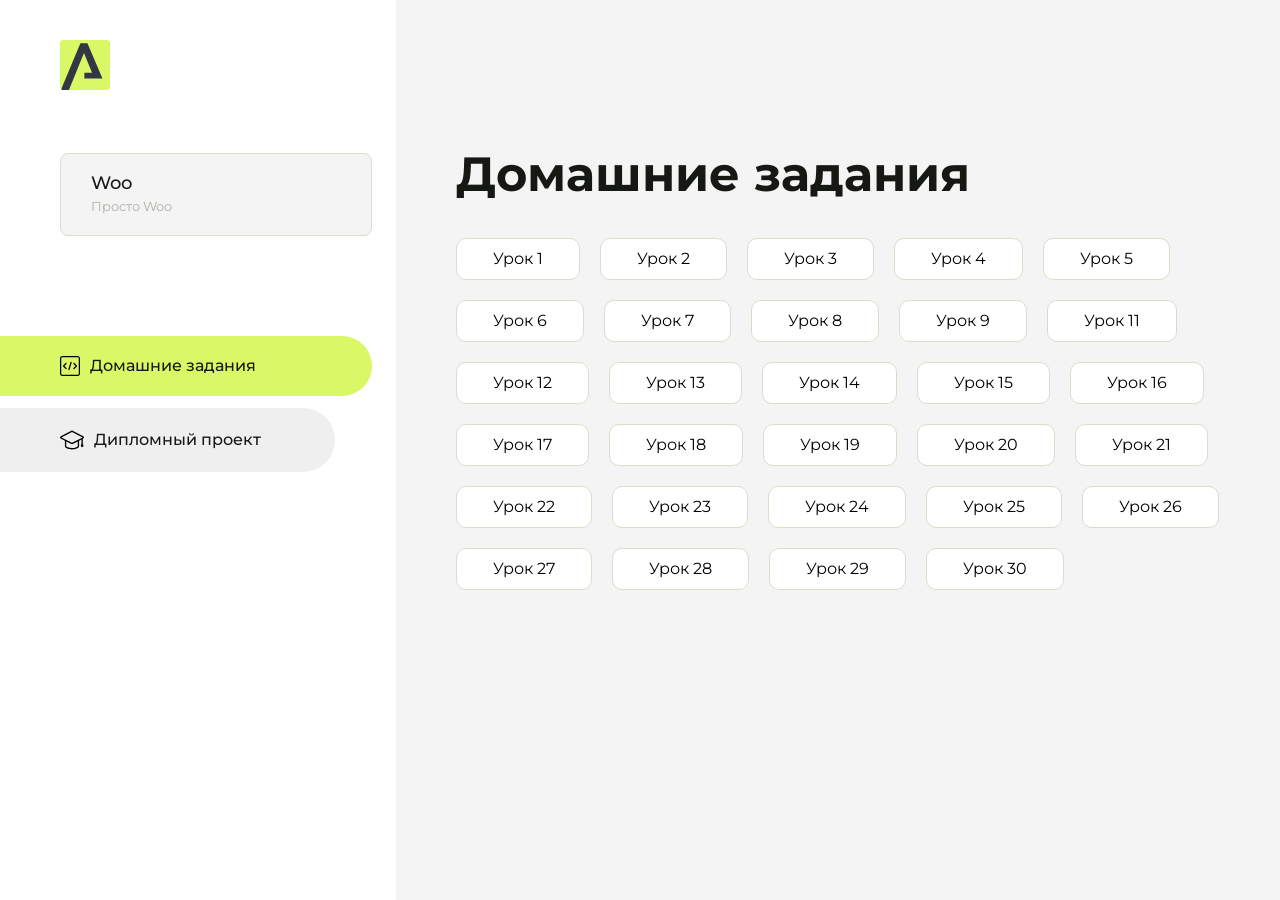
<file: index.html>
<!DOCTYPE html>
<html lang="en">
<head>
    <meta charset="UTF-8">
    <meta name="viewport" content="width=device-width, initial-scale=1.0">
    <title>Домашняя работа</title>
    <link rel="shortcut icon" href="src/logo.ico" type="image/x-icon">
    <link rel="preconnect" href="https://fonts.googleapis.com">
    <link rel="preconnect" href="https://fonts.gstatic.com" crossorigin>
    <link href="https://fonts.googleapis.com/css2?family=Montserrat:wght@400;500;700&family=Rubik:wght@500&display=swap"
          rel="stylesheet">
    <link rel="stylesheet" href="src/style.css">
</head>
<body id="body">
<div class="overlay" id="overlay"></div>
<div class="layout">
    <div class="burger" id="burger">
        <svg viewBox="0 0 24 24" fill="none" xmlns="http://www.w3.org/2000/svg">
            <g id="SVGRepo_bgCarrier" stroke-width="0"></g>
            <g id="SVGRepo_tracerCarrier" stroke-linecap="round" stroke-linejoin="round"></g>
            <g id="SVGRepo_iconCarrier">
                <path d="M4 18L20 18" stroke="#DAF765" stroke-width="2" stroke-linecap="round"></path>
                <path d="M4 12L20 12" stroke="#DAF765" stroke-width="2" stroke-linecap="round"></path>
                <path d="M4 6L20 6" stroke="#DAF765" stroke-width="2" stroke-linecap="round"></path>
            </g>
        </svg>
    </div>
    <aside class="sidebar" id="sidebar">
        <div class="sidebar__inner">
            <div class="logo">
                <svg width="50" height="50" viewBox="0 0 50 50" fill="none" xmlns="http://www.w3.org/2000/svg">
                    <g clip-path="url(#clip0_513_74730)">
                        <path d="M46.17 -0.257004H3.83C1.57281 -0.257004 -0.257 1.57281 -0.257 3.83V46.17C-0.257 48.4272 1.57281 50.257 3.83 50.257H46.17C48.4272 50.257 50.257 48.4272 50.257 46.17V3.83C50.257 1.57281 48.4272 -0.257004 46.17 -0.257004Z"
                              fill="#DAF765"/>
                        <path d="M24.375 38.4H42.461L27.441 3.1585H20.4355C20.4355 3.1585 6.7895 35.881 1.1945 49.294C2.015 50.0275 3.0945 50.257 3.6945 50.257H8.8445L23.954 13.07L32.0465 32.8285H24.375V38.4Z"
                              fill="#323843"/>
                    </g>
                    <defs>
                        <clipPath id="clip0_513_74730">
                            <rect width="50" height="50" fill="white"/>
                        </clipPath>
                    </defs>
                </svg>
            </div>
            <div class="sidebar__user">
                <div class="sidebar__name">Woo</div>
                <div class="sidebar__text">Просто Woo</div>
            </div>
            <div class="sidebar__tabs">
                <div class="sidebar__item">
                    <button class="sidebar__button active" id="tasks">
                        <svg xmlns="http://www.w3.org/2000/svg" width="20" height="20" viewBox="0 0 20 20" fill="none">
                            <g clip-path="url(#clip0_704_74543)">
                                <path d="M17.7083 20H2.29167C1.0275 20 0 18.9725 0 17.7083V2.29167C0 1.0275 1.0275 0 2.29167 0H17.7083C18.9725 0 20 1.0275 20 2.29167V17.7083C20 18.9725 18.9725 20 17.7083 20ZM2.29167 1.25C1.7175 1.25 1.25 1.7175 1.25 2.29167V17.7083C1.25 18.2825 1.7175 18.75 2.29167 18.75H17.7083C18.2825 18.75 18.75 18.2825 18.75 17.7083V2.29167C18.75 1.7175 18.2825 1.25 17.7083 1.25H2.29167Z"
                                      fill="black"/>
                                <path d="M6.04167 13.125C5.88167 13.125 5.72167 13.0642 5.6 12.9417L3.1 10.4417C2.85583 10.1975 2.85583 9.80167 3.1 9.5575L5.6 7.0575C5.84417 6.81333 6.24 6.81333 6.48417 7.0575C6.72833 7.30167 6.72833 7.6975 6.48417 7.94167L4.42583 10L6.48417 12.0583C6.72833 12.3025 6.72833 12.6983 6.48417 12.9425C6.36167 13.0642 6.20167 13.125 6.04167 13.125Z"
                                      fill="black"/>
                                <path d="M8.95833 14.1667C8.9 14.1667 8.84 14.1583 8.78167 14.1417C8.45083 14.0442 8.26083 13.6967 8.35833 13.3658L10.4417 6.28251C10.5392 5.95084 10.8892 5.76417 11.2175 5.85917C11.5483 5.95667 11.7383 6.30417 11.6408 6.63501L9.5575 13.7183C9.47833 13.9908 9.22833 14.1667 8.95833 14.1667Z"
                                      fill="black"/>
                                <path d="M13.9583 13.125C13.7983 13.125 13.6383 13.0642 13.5167 12.9417C13.2725 12.6975 13.2725 12.3017 13.5167 12.0575L15.575 9.99916L13.5167 7.94083C13.2725 7.69666 13.2725 7.30083 13.5167 7.05666C13.7608 6.81249 14.1567 6.81249 14.4008 7.05666L16.9008 9.55666C17.145 9.80083 17.145 10.1967 16.9008 10.4408L14.4008 12.9408C14.2783 13.0642 14.1183 13.125 13.9583 13.125Z"
                                      fill="black"/>
                            </g>
                            <defs>
                                <clipPath id="clip0_704_74543">
                                    <rect width="20" height="20" fill="white"/>
                                </clipPath>
                            </defs>
                        </svg>
                        <span>Домашние задания</span></button>
                </div>
                <div class="sidebar__item">
                    <button class="sidebar__button" id="diplom">
                        <svg xmlns="http://www.w3.org/2000/svg" width="24" height="24" viewBox="0 0 24 24" fill="none">
                            <g clip-path="url(#clip0_704_74553)">
                                <path d="M23.2628 10.5971C23.7176 10.365 24 9.90375 24 9.39337C24 8.883 23.7176 8.42175 23.2628 8.18962L12.6135 2.75362C12.2291 2.55824 11.7705 2.55787 11.3854 2.75399L0.736875 8.19C0.282375 8.42175 0 8.883 0 9.39337C0 9.90375 0.282375 10.365 0.736875 10.5971L4.89038 12.7177V18.2074C4.89038 19.8154 8.412 21.393 12 21.393C15.5884 21.393 19.1096 19.815 19.1096 18.2074V12.7174L21.4609 11.517V15.8017L20.901 17.2305C20.7409 17.6389 20.7934 18.0994 21.0405 18.4616C21.2876 18.8246 21.6979 19.041 22.1366 19.041C22.5754 19.041 22.9852 18.8246 23.2324 18.462C23.4795 18.099 23.532 17.6385 23.3719 17.2301L22.8124 15.8021V10.827L23.2628 10.5971ZM17.7623 18.1721C17.6198 18.6375 15.3491 20.0419 12 20.0419C8.65088 20.0419 6.38025 18.6375 6.2415 18.2074V12.3037L6.23887 12.3019C6.23812 12.057 6.1065 11.8207 5.87325 11.7019L1.3515 9.39337L12 3.95737L22.6489 9.39337L12 14.8294L5.87325 11.7019C5.54063 11.5331 4.6695 11.6674 4.5 12C4.33012 12.3322 4.55813 12.5479 4.89038 12.7177L11.3857 16.0331C11.5781 16.1314 11.7889 16.1805 12 16.1805C12.2107 16.1805 12.4222 16.1314 12.6146 16.0331L17.7593 13.407L17.7623 18.1721Z"
                                      fill="black"/>
                            </g>
                            <defs>
                                <clipPath id="clip0_704_74553">
                                    <rect width="24" height="24" fill="white"/>
                                </clipPath>
                            </defs>
                        </svg>
                        <span>Дипломный проект</span></button>
                </div>
            </div>
        </div>

    </aside>
    <div class="content">
        <div class="container">
            <div class="content__block" id="tasksBlock">
                <div class="content__title">Домашние задания</div>
                <ul class="content__list">
                    <li class="content__list-item">
                        <a href="lesson1/index.html">Урок 1</a>
                    </li>
                    <li class="content__list-item">
                        <a href="lesson2/index.html">Урок 2</a>
                    </li>
                    <li class="content__list-item">
                        <a href="lesson3/index.html">Урок 3</a>
                    </li>
                    <li class="content__list-item">
                        <a href="lesson4/index.html">Урок 4</a>
                    </li>
                    <li class="content__list-item">
                        <a href="lesson5/index.html">Урок 5</a>
                    </li>
                    <li class="content__list-item">
                        <a href="lesson6/index.html">Урок 6</a>
                    </li>
                    <li class="content__list-item">
                        <a href="lesson7/article.html">Урок 7</a>
                    </li>
                    <li class="content__list-item">
                        <a href="lesson8/index.html">Урок 8</a>
                    </li>
                    <li class="content__list-item">
                        <a href="lesson10/index.html">Урок 9</a>
                    </li>
                    <li class="content__list-item">
                        <a href="lesson11/index.html">Урок 11</a>
                    </li>
                    <li class="content__list-item">
                        <a href="lesson12/index.html">Урок 12</a>
                    </li>
                    <li class="content__list-item">
                        <a href="lesson13/index.html">Урок 13</a>
                    </li>
                    <li class="content__list-item">
                        <a href="lesson14/index.html">Урок 14</a>
                    </li>
                    <li class="content__list-item">
                        <a href="lesson15/index.html">Урок 15</a>
                    </li>
                    <li class="content__list-item">
                        <a href="lesson16/index.html">Урок 16</a>
                    </li>
                    <li class="content__list-item">
                        <a href="lesson17/index.html">Урок 17</a>
                    </li>
                    <li class="content__list-item">
                        <a href="lesson18/index.html">Урок 18</a>
                    </li>
                    <li class="content__list-item">
                        <a href="lesson19/index.html">Урок 19</a>
                    </li>
                    <li class="content__list-item">
                        <a href="lesson20/index.html">Урок 20</a>
                    </li>
                    <li class="content__list-item">
                        <a href="lesson21/index.html">Урок 21</a>
                    </li>
                    <li class="content__list-item">
                        <a href="lesson22/index.html">Урок 22</a>
                    </li>
                    <li class="content__list-item">
                        <a href="lesson23/index.html">Урок 23</a>
                    </li>
                    <li class="content__list-item">
                        <a href="lesson24/index.html">Урок 24</a>
                    </li>
                    <li class="content__list-item">
                        <a href="lesson25/index.html">Урок 25</a>
                    </li>
                    <li class="content__list-item">
                        <a href="lesson26/index.html">Урок 26</a>
                    </li>
                    <li class="content__list-item">
                        <a href="lesson27/index.html">Урок 27</a>
                    </li>
                    <li class="content__list-item">
                        <a href="lesson28/index.html">Урок 28</a>
                    </li>
                    <li class="content__list-item">
                        <a href="lesson29/index.html">Урок 29</a>
                    </li>
                    <li class="content__list-item">
                        <a href="lesson30/index.html">Урок 30</a>
                    </li>
                </ul>
            </div>
            <div class="content__block hidden" id="diplomBlock">
                <div class="content__title">Дипломный проект</div>
                <div class="content__list-diplom">
                    <a href="shop/index.html">Ссылка на ДЗ</a>
                </div>
                <div class="content__list-diplom">
                    <a href="shop/index.html">Shop JS</a>
                </div>
                <div class="content__decor">
                    <div class="content__decor-text">Давай проверим, чему ты научился!</div>
                    <div class="content__decor-img">
                        <img src="src/decor.png" alt="decor">
                    </div>
                </div>
            </div>
        </div>
    </div>
</div>
<script src="src/index.js"></script>
</body>
</html>
</file>
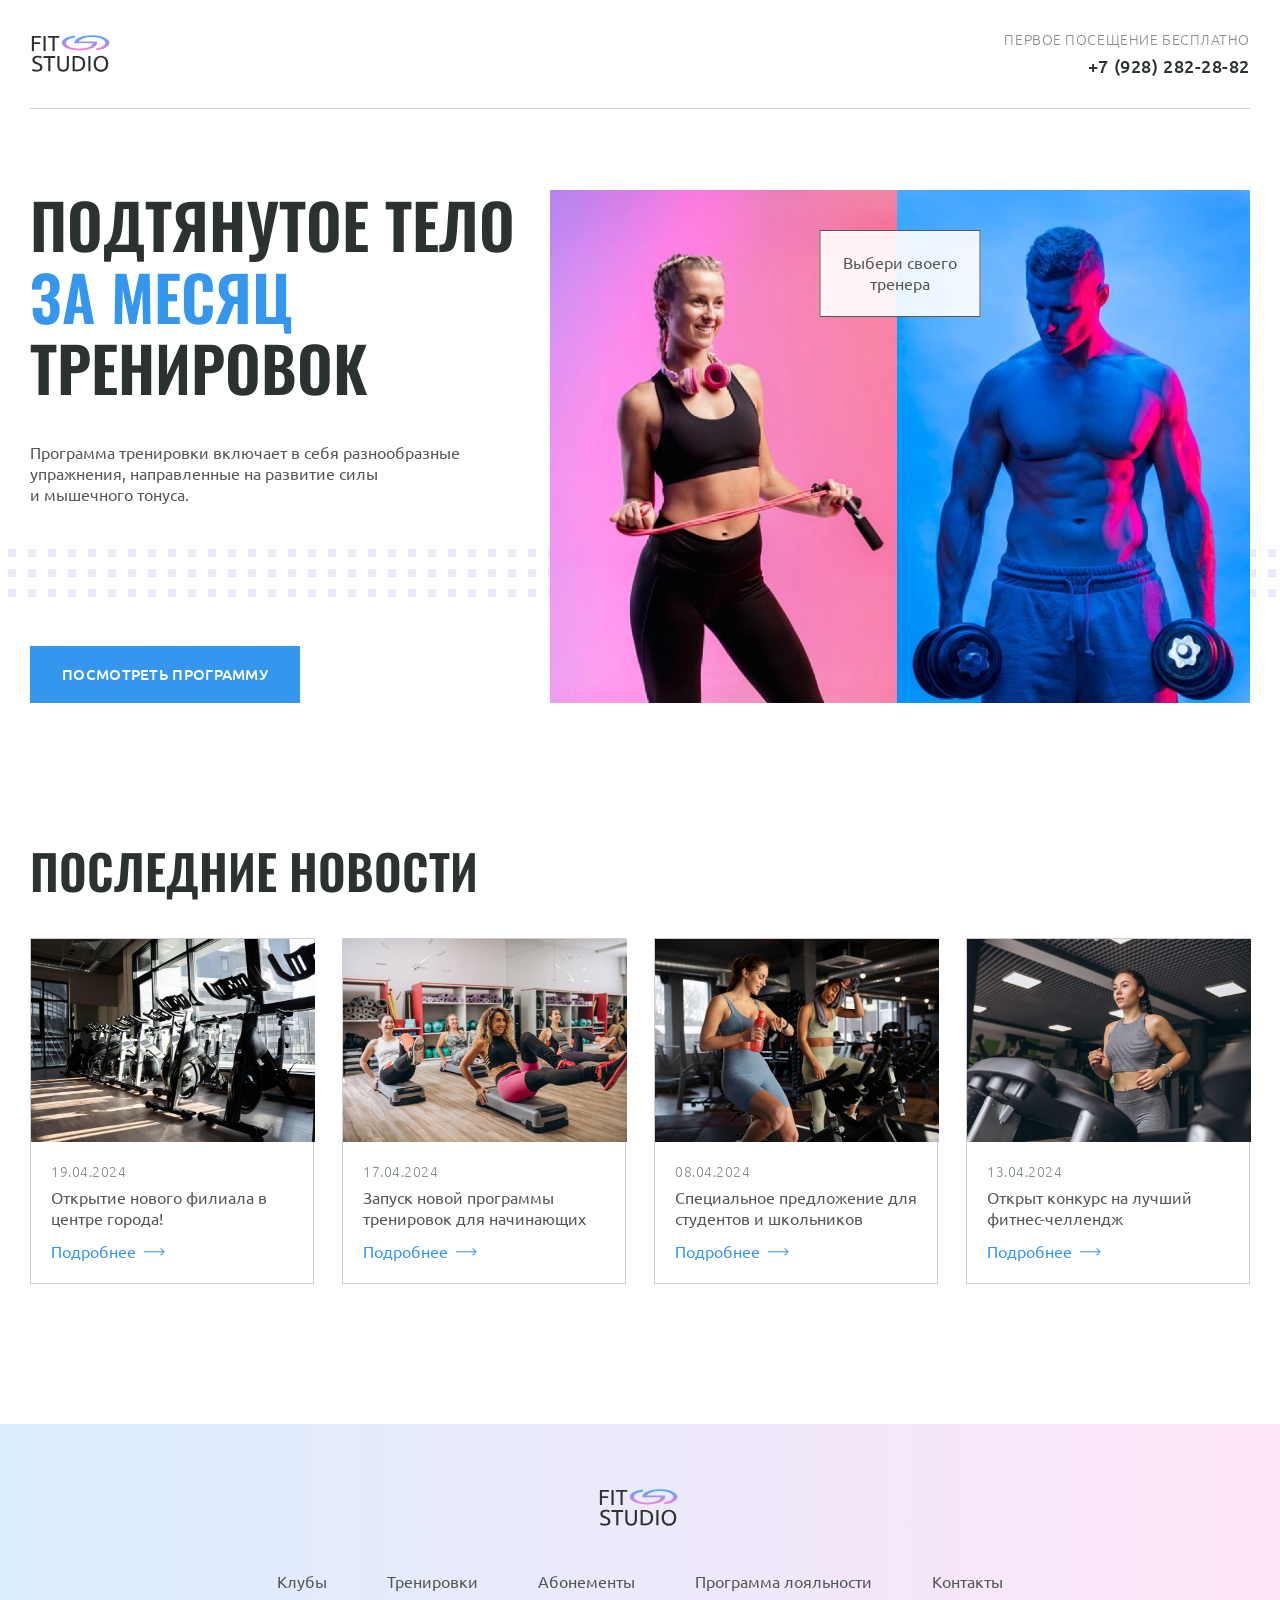
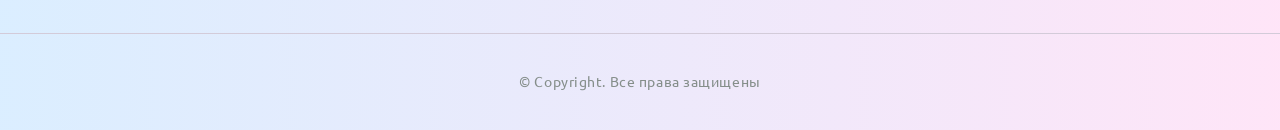
<file: lesson10/index.html>
<!DOCTYPE html>
<html lang="ru">
  <head>
    <meta charset="UTF-8" />
    <meta name="viewport" content="width=device-width, initial-scale=1.0" />
    <title>Fit Studio - Главная</title>
    <link rel="stylesheet" href="./css/normalize.css" />
    <link rel="stylesheet" href="./css/fonts.css" />
    <link rel="stylesheet" href="./css/globals.css" />
    <link rel="stylesheet" href="./css/header.css" />
    <link rel="stylesheet" href="./css/index.css" />
    <link rel="stylesheet" href="./css/footer.css" />
    <link
      rel="icon"
      type="image/svg+xml"
      sizes="128x128"
      href="./images/favicon-icon.svg"
    />
  </head>
  <body>
    <header class="header">
      <div class="container">
        <div class="header-inner">
          <a href="/">
            <img
              src="./images/logo-icon.svg"
              width="84"
              height="45"
              alt="Логотип Fit Studio"
            />
          </a>
          <div class="phone text-sub">
            <p>Первое посещение бесплатно</p>
            <a href="tel:+79282822882">+7 (928) 282-28-82</a>
          </div>
        </div>
      </div>
    </header>
    <section class="hero section">
      <div class="container hero-container">
        <div class="hero-info">
          <h1>Подтянутое тело <strong>за месяц</strong> тренировок</h1>
          <p class="text">
            Программа тренировки включает в себя разнообразные упражнения,
            направленные на развитие силы и мышечного тонуса.
          </p>
          <a class="button" href="#"> Посмотреть программу </a>
        </div>
        <div class="hero-images">
          <p class="hero-choose text">Выбери своего тренера</p>
          <img
            src="./images/sporty-woman-img.jpg"
            width="347"
            height="513"
            alt="Спортивная девушка держит в руках скакалку"
          />
          <img
            src="./images/sporty-man-img.jpg"
            width="353"
            height="513"
            alt="Спортивный мужчина держит в руках гантели"
          />
        </div>
      </div>
    </section>
    <section class="news section">
      <div class="container">
        <h2 class="title-large">последние Новости</h2>
        <div class="news-container">
          <article class="news-article">
            <header>
              <img src="images/news/news-img-1.jpg" alt="Велодорожки в спортивном зале" width="284" height="203">
              <div class="news-info">
                <time class=" news-date text-sub" datetime="2024-04-19">19.04.2024</time>
                <h3 class="text">Открытие нового филиала в центре города!</h3>
              </div>
            </header>
            <footer>
              <a class="news-link" href="/article.html">Подробнее</a>
            </footer>
          </article>
          <article class="news-article">
            <header>
              <img src="images/news/news-img-2.jpg" alt="Женщины занимаются спортом" width="284" height="203">
              <div class="news-info">
                <time class=" news-date text-sub" datetime="2024-04-17">17.04.2024</time>
                <h3 class="text">Запуск новой программы тренировок для начинающих</h3>
              </div>
            </header>
            <footer>
              <a class="news-link" href="#">Подробнее</a>
            </footer>
          </article>
          <article class="news-article">
            <header>
              <img src="images/news/news-img-3.jpg" alt="Женщина бегает на дорожке width="284" height="203">
              <div class="news-info">
                <time class=" news-date text-sub" datetime="2024-04-08">08.04.2024</time>
                <h3 class="text">Специальное предложение для студентов и школьников</h3>
              </div>
            </header>
            <footer>
              <a class="news-link" href="#">Подробнее</a>
            </footer>
          </article>
          <article class="news-article">
            <header>
              <img src="images/news/news-img-4.jpg" alt="Женщины занимаются на велотренажоре" width="284" height="203">
              <div class="news-info">
                <time class=" news-date text-sub" datetime="2024-04-13">13.04.2024</time>
                <h3 class="text"> Открыт конкурс на лучший фитнес-челлендж</h3>
              </div>
            </header>
            <footer>
              <a class="news-link" href="#">Подробнее</a>
            </footer>
          </article>
        </div>
      </div>
    </section>
    <footer class="footer">
      <div class="footer-top">
        <div class="container">
          <a class="footer-logo" href="/">
            <img
              src="./images/logo-icon.svg"
              width="84"
              height="45"
              alt="Логотип Fit Studio"
            />
          </a>
          <nav class="menu">
            <ul>
              <li><a href="#">Клубы</a></li>
              <li><a href="#">Тренировки</a></li>
              <li><a href="#">Абонементы</a></li>
              <li><a href="#">Программа лояльности</a></li>
              <li><a href="#">Контакты</a></li>
            </ul>
          </nav>
        </div>
      </div>
      <div class="container">
        <p class="copyright">&copy; Copyright. Все права защищены</p>
      </div>
    </footer>
  </body>
</html>
</file>
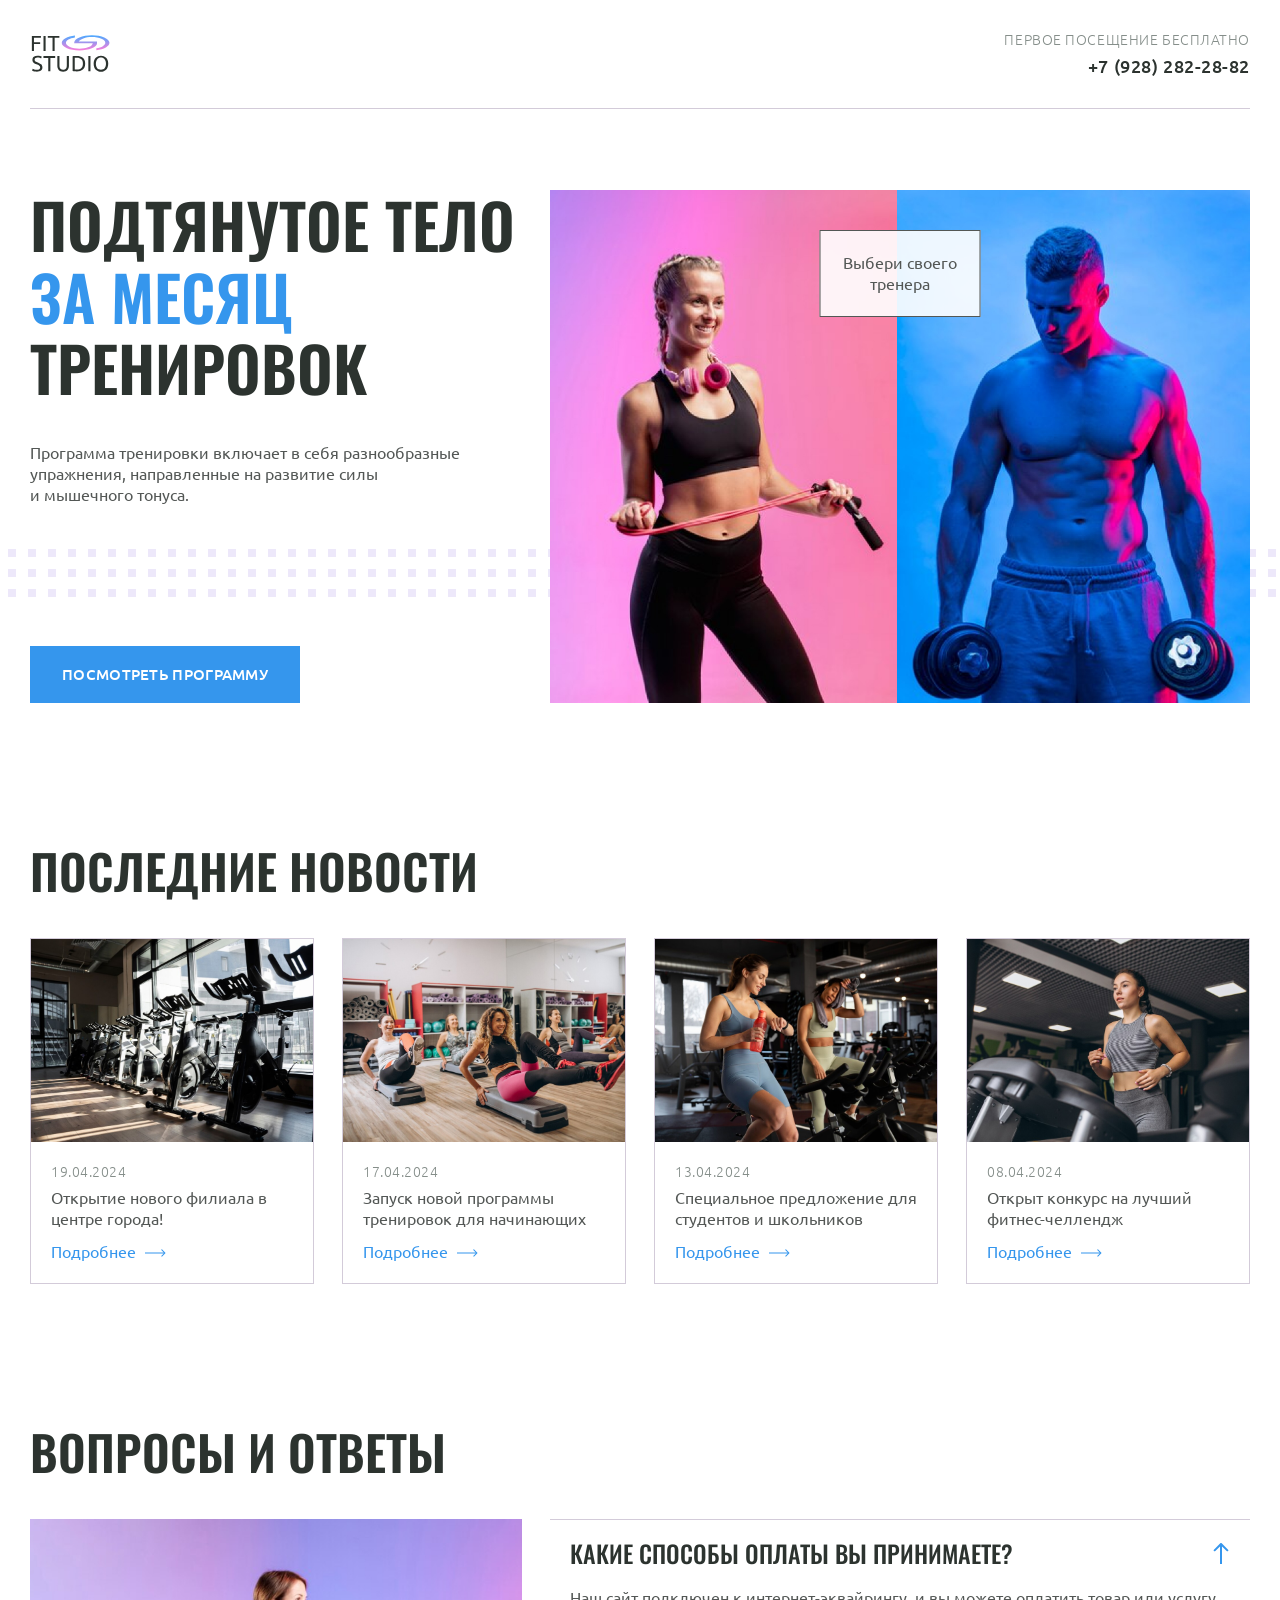
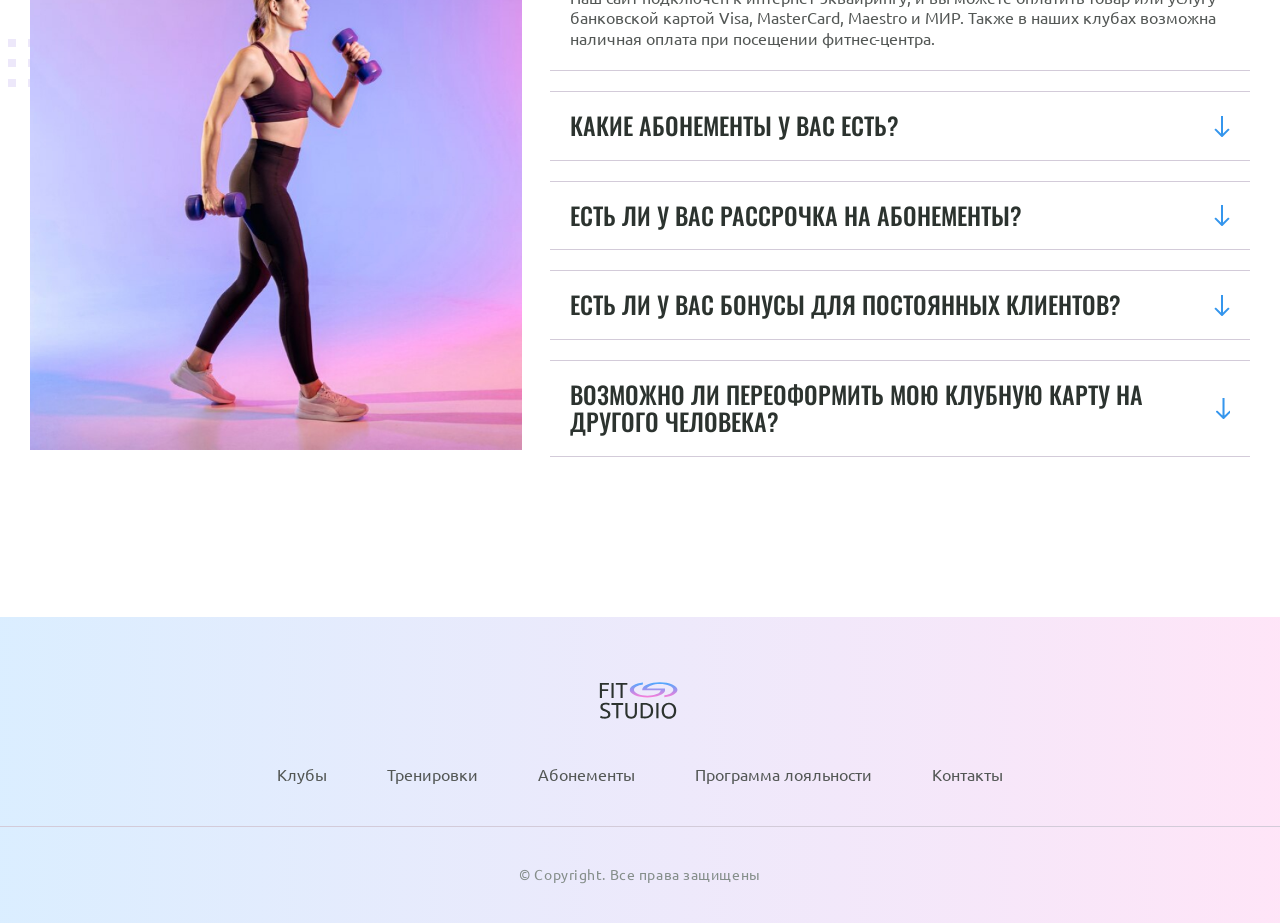
<file: lesson11/index.html>
<!DOCTYPE html>
<html lang="ru">
	<head>
		<meta charset="UTF-8" />
		<meta name="viewport" content="width=device-width, initial-scale=1.0" />
		<title>Fit Studio - Главная</title>
		<link rel="stylesheet" href="./css/normalize.css" />
		<link rel="stylesheet" href="./css/fonts.css" />
		<link rel="stylesheet" href="./css/globals.css" />
		<link rel="stylesheet" href="./css/header.css" />
		<link rel="stylesheet" href="./css/index.css" />
		<link rel="stylesheet" href="./css/footer.css" />
		<link
			rel="icon"
			type="image/svg+xml"
			sizes="128x128"
			href="./images/favicon-icon.svg"
		/>
	</head>
	<body>
		<header class="header">
			<div class="container">
				<div class="header-inner">
					<a href="/">
						<img
							src="./images/logo-icon.svg"
							width="84"
							height="45"
							alt="Логотип Fit Studio"
						/>
					</a>
					<div class="phone text-sub">
						<p>Первое посещение бесплатно</p>
						<a href="tel:+79282822882">+7 (928) 282-28-82</a>
					</div>
				</div>
			</div>
		</header>
		<section class="hero section">
			<div class="container hero-container">
				<div class="hero-info">
					<h1>Подтянутое тело <strong>за месяц</strong> тренировок</h1>
					<p class="text">
						Программа тренировки включает в себя разнообразные упражнения,
						направленные на развитие силы и мышечного тонуса.
					</p>
					<a class="button" href="#">Посмотреть программу</a>
				</div>
				<div class="hero-images">
					<p class="hero-choose text">Выбери своего тренера</p>
					<img
						src="./images/sporty-woman-img.jpg"
						width="347"
						height="513"
						alt="Спортивная девушка держит в руках скакалку"
					/>
					<img
						src="./images/sporty-man-img.jpg"
						width="353"
						height="513"
						alt="Спортивный мужчина держит в руках гантели"
					/>
				</div>
			</div>
		</section>
		<section class="news section">
			<div class="container">
				<h2 class="title-large">Последние новости</h2>
				<div class="news-container">
					<article class="news-article">
						<header>
							<img
								src="./images/news/news-1-img.jpg"
								width="284"
								height="203"
								alt="Велотренажеры в спортивном зале"
							/>
							<div class="news-info">
								<time class="news-date text-sub" datetime="2024-04-19">
									19.04.2024
								</time>
								<h3 class="text">Открытие нового филиала в центре города!</h3>
							</div>
						</header>
						<footer>
							<a class="news-link" href="article.html">Подробнее</a>
						</footer>
					</article>
					<article class="news-article">
						<header>
							<img
								src="./images/news/news-2-img.jpg"
								width="284"
								height="203"
								alt="Группа женщин занимается спортом"
							/>
							<div class="news-info">
								<time class="news-date text-sub" datetime="2024-04-17">
									17.04.2024
								</time>
								<h3 class="text">
									Запуск новой программы тренировок для начинающих
								</h3>
							</div>
						</header>
						<footer>
							<a class="news-link" href="article.html">Подробнее</a>
						</footer>
					</article>
					<article class="news-article">
						<header>
							<img
								src="./images/news/news-3-img.jpg"
								width="284"
								height="203"
								alt="Две девушки занимаются на велотренажерах"
							/>
							<div class="news-info">
								<time class="news-date text-sub" datetime="2024-04-13">
									13.04.2024
								</time>
								<h3 class="text">
									Специальное предложение для студентов и школьников
								</h3>
							</div>
						</header>
						<footer>
							<a class="news-link" href="article.html">Подробнее</a>
						</footer>
					</article>
					<article class="news-article">
						<header>
							<img
								src="./images/news/news-4-img.jpg"
								width="284"
								height="203"
								alt="Девушка на беговой дорожке"
							/>
							<div class="news-info">
								<time class="news-date text-sub" datetime="2024-04-08">
									08.04.2024
								</time>
								<h3 class="text">Открыт конкурс на лучший фитнес-челлендж</h3>
							</div>
						</header>
						<footer>
							<a class="news-link" href="article.html">Подробнее</a>
						</footer>
					</article>
				</div>
			</div>
		</section>
		<section class="faq section">
			<div class="container">
				<h2 class="title-large">Вопросы и ответы</h2>
				<div class="faq-container">
					<img
						src="./images/sporty-woman-2-img.jpg"
						width="492"
						height="531"
						alt="Спортивная девушка с гантелями"
					/>
					<div>
						<details name="faq" open>
							<summary class="title-medium">
								Какие способы оплаты вы принимаете?
							</summary>
							<p class="text">
								Наш сайт подключен к интернет-эквайрингу, и вы можете оплатить
								товар или услугу банковской картой Visa, MasterCard, Maestro и
								МИР. Также в наших клубах возможна наличная оплата при посещении
								фитнес-центра.
							</p>
						</details>
						<details name="faq">
							<summary class="title-medium">
								Какие абонементы у вас есть?
							</summary>
							<p class="text">
								Наш сайт подключен к интернет-эквайрингу, и вы можете оплатить
								товар или услугу банковской картой Visa, MasterCard, Maestro и
								МИР. Также в наших клубах возможна наличная оплата при посещении
								фитнес-центра.
							</p>
						</details>
						<details name="faq">
							<summary class="title-medium">
								Есть ли у вас рассрочка на абонементы?
							</summary>
							<p class="text">
								Наш сайт подключен к интернет-эквайрингу, и вы можете оплатить
								товар или услугу банковской картой Visa, MasterCard, Maestro и
								МИР. Также в наших клубах возможна наличная оплата при посещении
								фитнес-центра.
							</p>
						</details>
						<details name="faq">
							<summary class="title-medium">
								Есть ли у вас бонусы для постоянных клиентов?
							</summary>
							<p class="text">
								Наш сайт подключен к интернет-эквайрингу, и вы можете оплатить
								товар или услугу банковской картой Visa, MasterCard, Maestro и
								МИР. Также в наших клубах возможна наличная оплата при посещении
								фитнес-центра.
							</p>
						</details>
						<details name="faq">
							<summary class="title-medium">
								Возможно ли переоформить мою клубную карту на другого человека?
							</summary>
							<p class="text">
								Наш сайт подключен к интернет-эквайрингу, и вы можете оплатить
								товар или услугу банковской картой Visa, MasterCard, Maestro и
								МИР. Также в наших клубах возможна наличная оплата при
								посещенииß фитнес-центра.
							</p>
						</details>
					</div>
				</div>
			</div>
		</section>
		<footer class="footer">
			<div class="footer-top">
				<div class="container">
					<a class="footer-logo" href="/">
						<img
							src="./images/logo-icon.svg"
							width="84"
							height="45"
							alt="Логотип Fit Studio"
						/>
					</a>
					<nav class="menu">
						<ul>
							<li><a href="#">Клубы</a></li>
							<li><a href="#">Тренировки</a></li>
							<li><a href="#">Абонементы</a></li>
							<li><a href="#">Программа лояльности</a></li>
							<li><a href="#">Контакты</a></li>
						</ul>
					</nav>
				</div>
			</div>
			<div class="container">
				<p class="copyright">&copy; Copyright. Все права защищены</p>
			</div>
		</footer>
	</body>
</html>
</file>
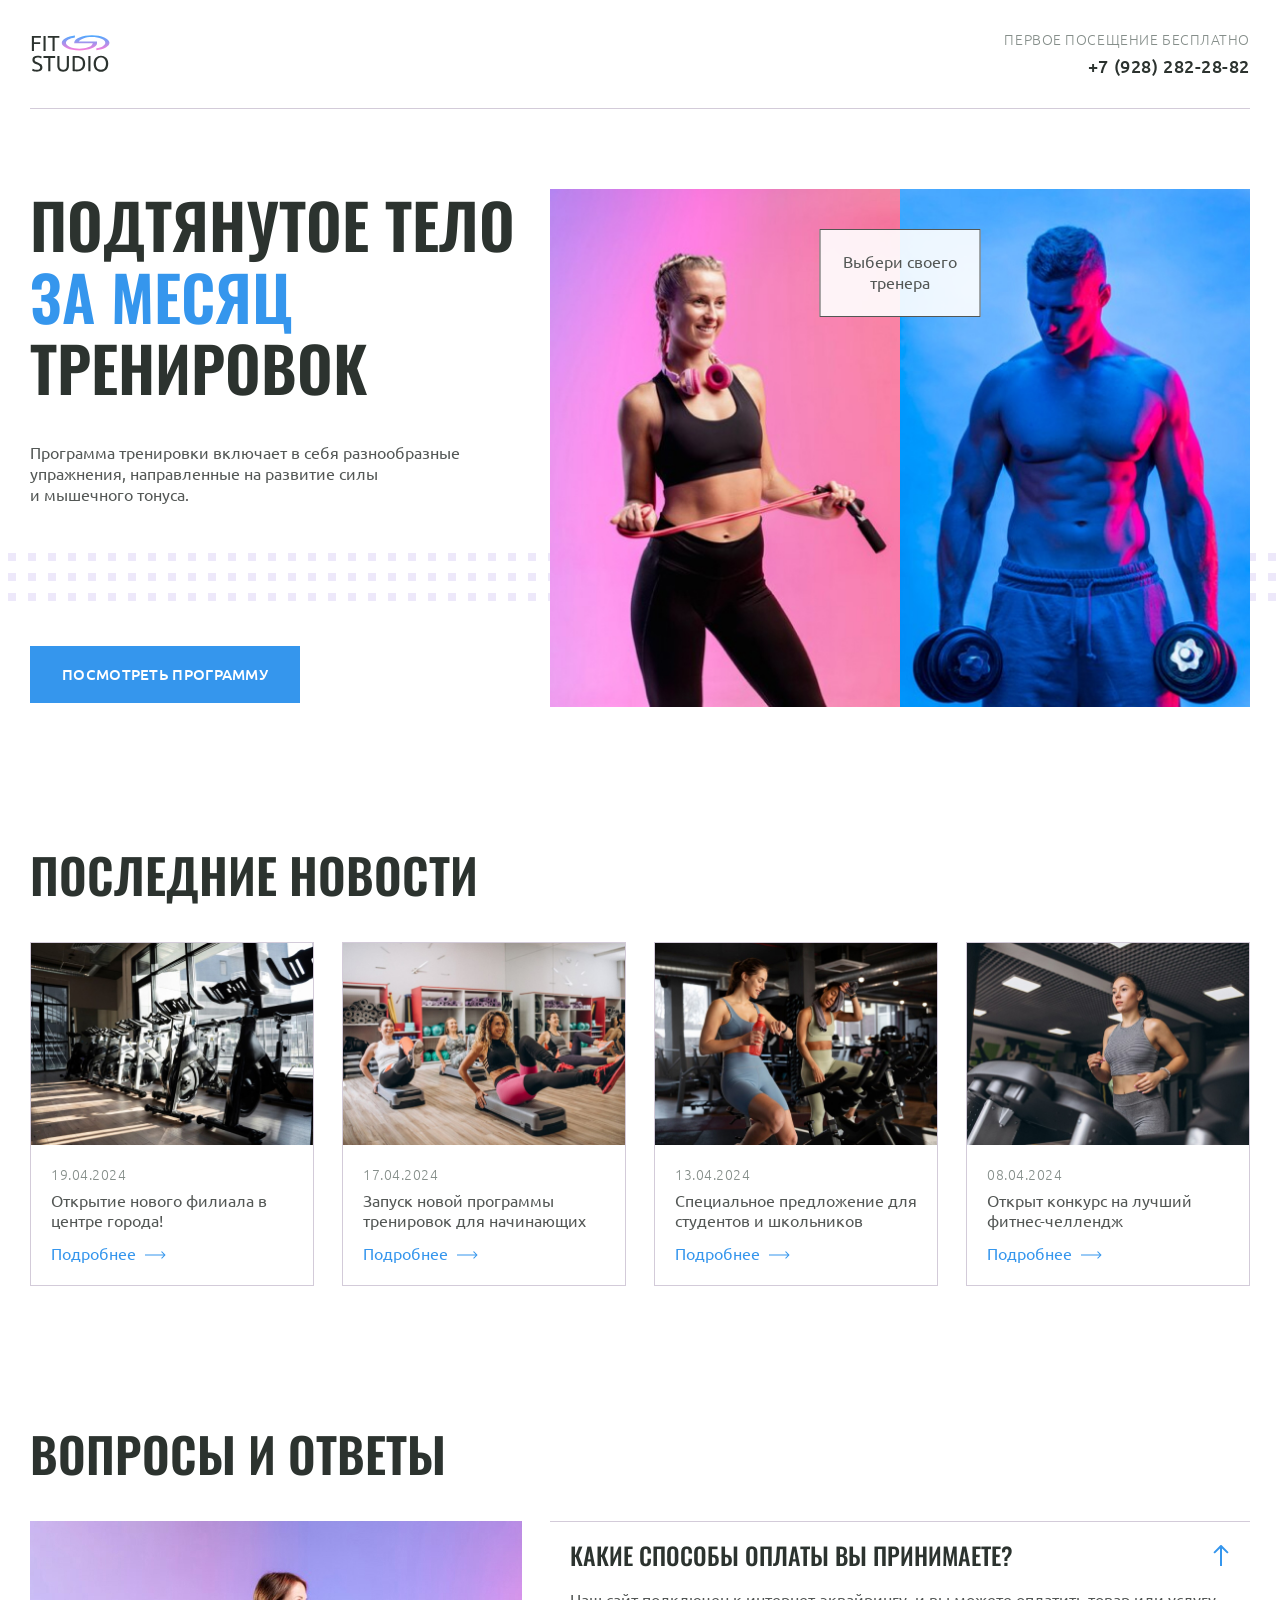
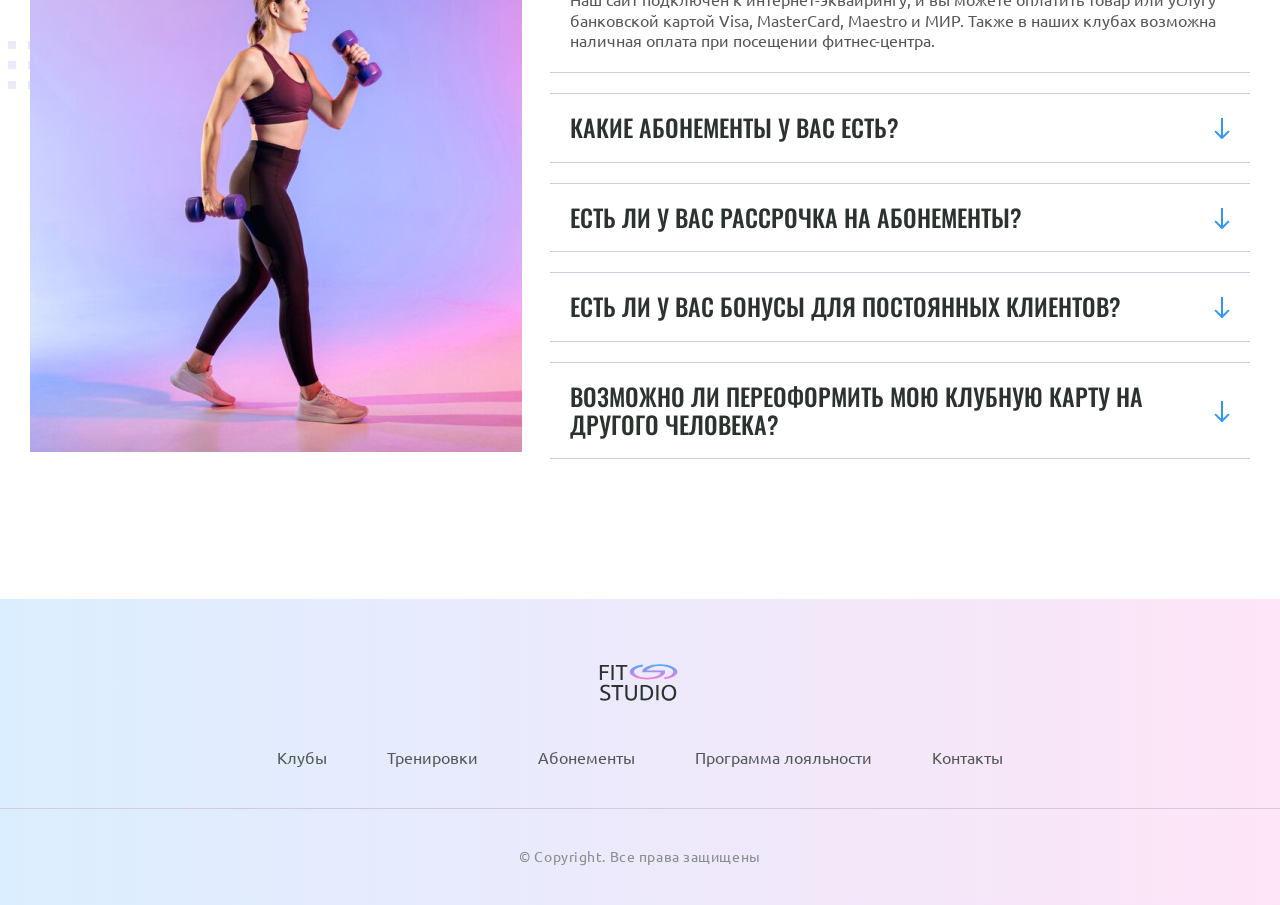
<file: lesson12/index.html>
<!DOCTYPE html>
<html lang="ru" class="home-page">
  <head>
    <meta charset="UTF-8" />
    <meta name="viewport" content="width=device-width, initial-scale=1.0" />
    <title>Fit Studio - Главная</title>
    <link rel="stylesheet" href="./css/normalize.css" />
    <link rel="stylesheet" href="./css/fonts.css" />
    <link rel="stylesheet" href="./css/globals.css" />
    <link rel="stylesheet" href="./css/header.css" />
    <link rel="stylesheet" href="./css/index.css" />
    <link rel="stylesheet" href="./css/footer.css" />
    <link
      rel="icon"
      type="image/svg+xml"
      sizes="128x128"
      href="./images/favicon-icon.svg"
    />
  </head>
  <body>
    <header class="header">
      <div class="container">
        <div class="header__inner">
          <a href="/index.html" class="header__logo">
            <img class="header__logo-img"
              src="./images/logo-icon.svg"
              width="84"
              height="45"
              alt="Логотип Fit Studio"
            />
          </a>
          <div class="header__phone text-sub">
            <p class="header__phone-title">Первое посещение бесплатно</p>
            <a class="header__phone-link" href="tel:+79282822882">+7 (928) 282-28-82</a>
          </div>
        </div>
      </div>
    </header>
    <section class="hero section decor">
      <div class="container hero__container">
        <div class="hero__info">
          <h1 class="hero__info-title">Подтянутое тело <strong class="hero__info-title--strong">за месяц</strong> тренировок</h1>
          <p class="text hero__info-text">
            Программа тренировки включает в себя разнообразные упражнения,
            направленные на развитие силы и мышечного тонуса.
          </p>
          <a class="button hero__button" href="#">Посмотреть программу</a>
        </div>
        <div class="hero__images">
          <p class="hero__choose text">Выбери своего тренера</p>
          <img class="hero__img-1"
            src="./images/sporty-woman-img.jpg"
            width="347"
            height="513"
            alt="Спортивная девушка держит в руках скакалку"
          />
          <img class="hero__img-2"
            src="./images/sporty-man-img.jpg"
            width="353"
            height="513"
            alt="Спортивный мужчина держит в руках гантели"
          />
        </div>
      </div>
    </section>
    <section class="news section">
      <div class="container">
        <h2 class=" news__title title-large">Последние новости</h2>
        <div class="news__container">
          <article class="news__article">
            <header class="news__header">
              <img class="news__article-img"
                src="./images/news/news-1-img.jpg"
                width="284"
                height="203"
                alt="Велодорожки в спортивном зале"
              />
              <div class="news__info">
                <time class="news__date text-sub" datetime="2024-04-19">
                  19.04.2024
                </time>
                <h3 class="text">Открытие нового филиала в центре города!</h3>
              </div>
            </header>
            <footer class="news__footer">
              <a class="news__footer-link" href="article.html">Подробнее</a>
            </footer>
          </article>
          <article class="news__article">
            <header class="news__header">
              <img class="news__article-img"
                src="./images/news/news-2-img.jpg"
                width="284"
                height="203"
                alt="Группа женщин занимается спортом"
              />
              <div class="news__info">
                <time class="news__date text-sub" datetime="2024-04-17">
                  17.04.2024
                </time>
                <h3 class="text">
                  Запуск новой программы тренировок для начинающих
                </h3>
              </div>
            </header>
            <footer class="news__footer">
              <a class="news__footer-link" href="article.html">Подробнее</a>
            </footer>
          </article>
          <article class="news__article">
            <header class="news__header">
              <img class="news__article-img"
                src="./images/news/news-3-img.jpg"
                width="284"
                height="203"
                alt="Две девушки занимаются на велотренажерах"
              />
              <div class="news__info">
                <time class="news__date text-sub" datetime="2024-04-13">
                  13.04.2024
                </time>
                <h3 class="text">
                  Специальное предложение для студентов и школьников
                </h3>
              </div>
            </header>
            <footer class="news__footer">
              <a class="news__footer-link" href="article.html">Подробнее</a>
            </footer>
          </article>
          <article class="news__article">
            <header class="news__header">
              <img class="news__article-img"
                src="./images/news/news-4-img.jpg"
                width="284"
                height="203"
                alt="Девушка на беговой дорожке"
              />
              <div class="news__info">
                <time class="news__date text-sub" datetime="2024-04-08">
                  08.04.2024
                </time>
                <h3 class="text">Открыт конкурс на лучший фитнес-челлендж</h3>
              </div>
            </header>
            <footer class="news__footer">
              <a class="news__footer-link" href="article.html">Подробнее</a>
            </footer>
          </article>
        </div>
      </div>
    </section>
    <section class="faq section decor">
      <div class="container">
        <h2 class="title-large faq__title">Вопросы и ответы</h2>
        <div class="faq__container">
          <img class="faq__image"
            src="./images/sporty-woman-2-img.jpg"
            width="492"
            height="531"
            alt="Спортивная девушка с гантелями"
          />
          <div>
            <details name="faq" open class="faq__accordion">
              <summary class="title-medium faq__question-text">
                Какие способы оплаты вы принимаете?
              </summary>
              <p class="text faq__ans-text">
                Наш сайт подключен к интернет-эквайрингу, и вы можете оплатить
                товар или услугу банковской картой Visa, MasterCard, Maestro и
                МИР. Также в наших клубах возможна наличная оплата при посещении
                фитнес-центра.
              </p>
            </details>
            <details name="faq" class="faq__accordion">
              <summary class="title-medium faq__question-text">
                Какие абонементы у вас есть?
              </summary>
              <p class="text faq__ans-text">
                Наш сайт подключен к интернет-эквайрингу, и вы можете оплатить
                товар или услугу банковской картой Visa, MasterCard, Maestro и
                МИР. Также в наших клубах возможна наличная оплата при посещении
                фитнес-центра.
              </p>
            </details>
            <details name="faq" class="faq__accordion">
              <summary class="title-medium faq__question-text">
                Есть ли у вас рассрочка на абонементы?
              </summary>
              <p class="text faq__ans-text">
                Наш сайт подключен к интернет-эквайрингу, и вы можете оплатить
                товар или услугу банковской картой Visa, MasterCard, Maestro и
                МИР. Также в наших клубах возможна наличная оплата при посещении
                фитнес-центра.
              </p>
            </details>
            <details name="faq" class="faq__accordion">
              <summary class="title-medium faq__question-text">
                Есть ли у вас бонусы для постоянных клиентов?
              </summary>
              <p class="text faq__ans-text">
                Наш сайт подключен к интернет-эквайрингу, и вы можете оплатить
                товар или услугу банковской картой Visa, MasterCard, Maestro и
                МИР. Также в наших клубах возможна наличная оплата при посещении
                фитнес-центра.
              </p>
            </details>
            <details name="faq" class="faq__accordion">
              <summary class="title-medium faq__question-text">
                Возможно ли переоформить мою клубную карту на другого человека?
              </summary>
              <p class="text faq__ans-text">
                Наш сайт подключен к интернет-эквайрингу, и вы можете оплатить
                товар или услугу банковской картой Visa, MasterCard, Maestro и
                МИР. Также в наших клубах возможна наличная оплата при
                посещенииß фитнес-центра.
              </p>
            </details>
          </div>
        </div>
      </div>
    </section>
    <footer class="footer">
      <div class="footer__top">
        <div class="container">
          <a class="footer__logo" href="/">
            <img class="footer__logo-img"
              src="./images/logo-icon.svg"
              width="84"
              height="45"
              alt="Логотип Fit Studio"
            />
          </a>
          <nav class="menu footer__nav">
            <ul class="footer__nav-ul">
              <li ><a class="footer__nav-item" href="#">Клубы</a></li>
              <li ><a class="footer__nav-item" href="#">Тренировки</a></li>
              <li ><a class="footer__nav-item" href="#">Абонементы</a></li>
              <li ><a class="footer__nav-item" href="#">Программа лояльности</a></li>
              <li ><a class="footer__nav-item" href="#">Контакты</a></li>
            </ul>
          </nav>
        </div>
      </div>
      <div class="container">
        <p class="footer__copyright">&copy; Copyright. Все права защищены</p>
      </div>
    </footer>
  </body>
</html>
</file>
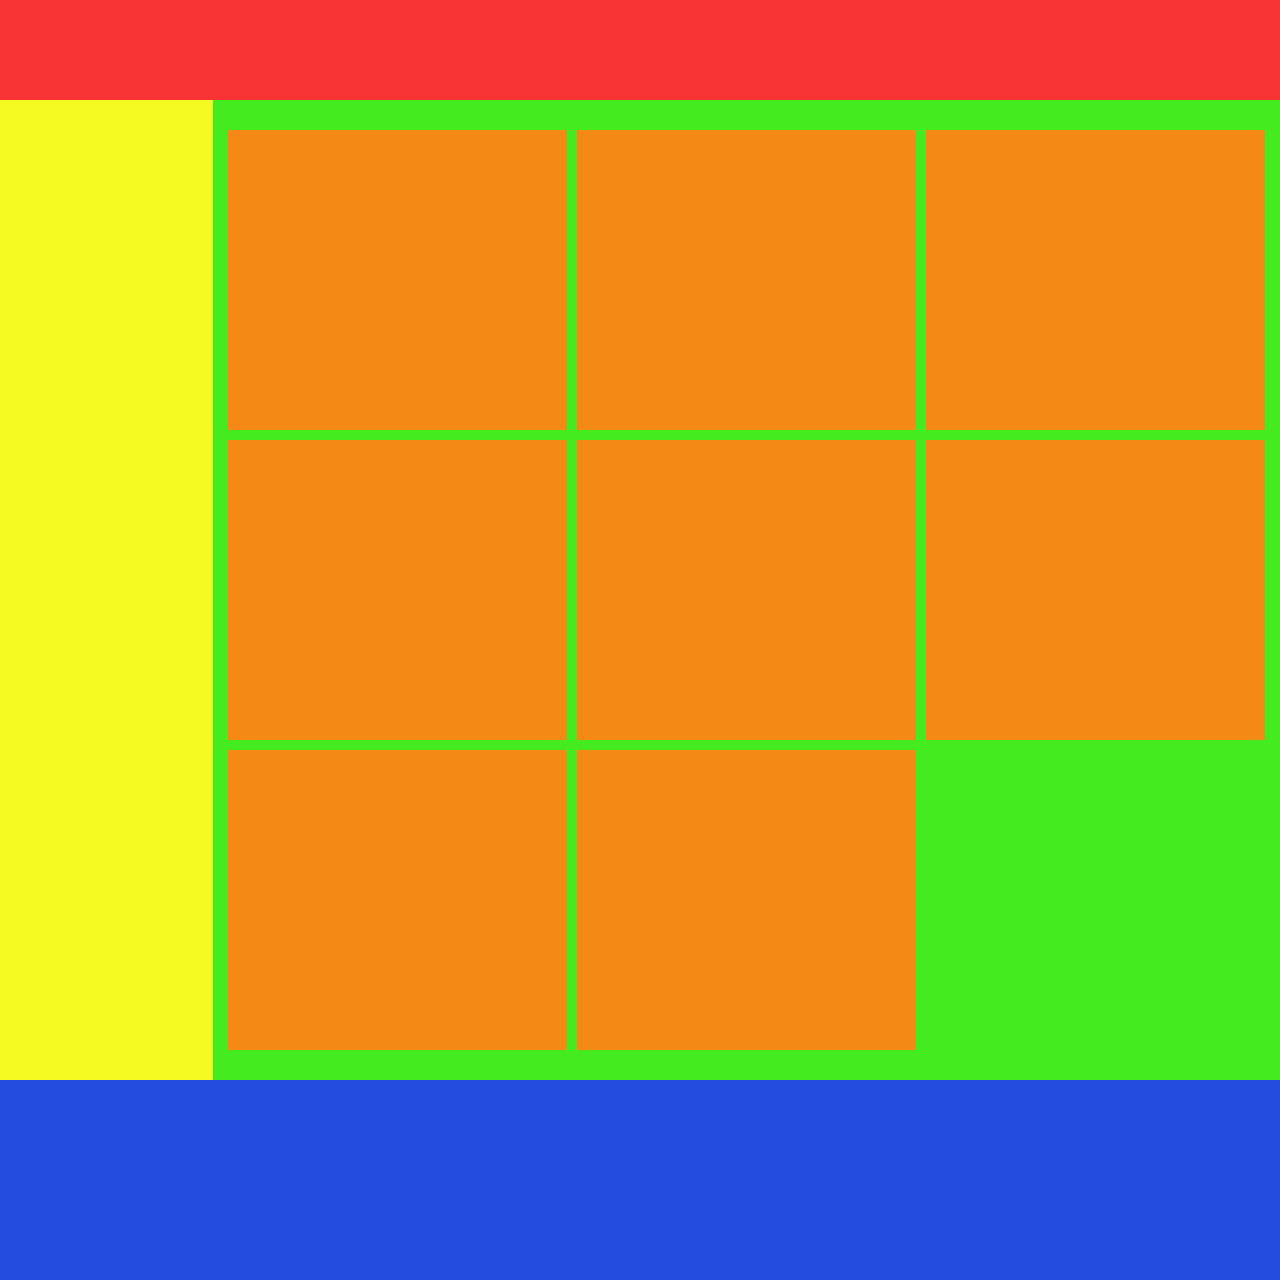
<file: lesson13/index.html>
<!DOCTYPE html>
<html lang="en">
<head>
    <meta charset="UTF-8">
    <meta name="viewport" content="width=device-width, initial-scale=1.0">
    <link rel="stylesheet" href="css/normalize.css">
    <link rel="stylesheet" href="css/style.css">
    <title>Document</title>
</head>
<body>
    <div class="wrapper">
        <header class="header"></header>
        <aside class="aside"></aside>
        <main class="main">
            <div class="container">
                <article class="article"></article>
                <article class="article"></article>
                <article class="article"></article>
                <article class="article"></article>
                <article class="article"></article>
                <article class="article"></article>
                <article class="article"></article>
                <article class="article"></article>
            </div>
        </main>
        <footer class="footer"></footer>
    </div>

</body>
</html>
</file>
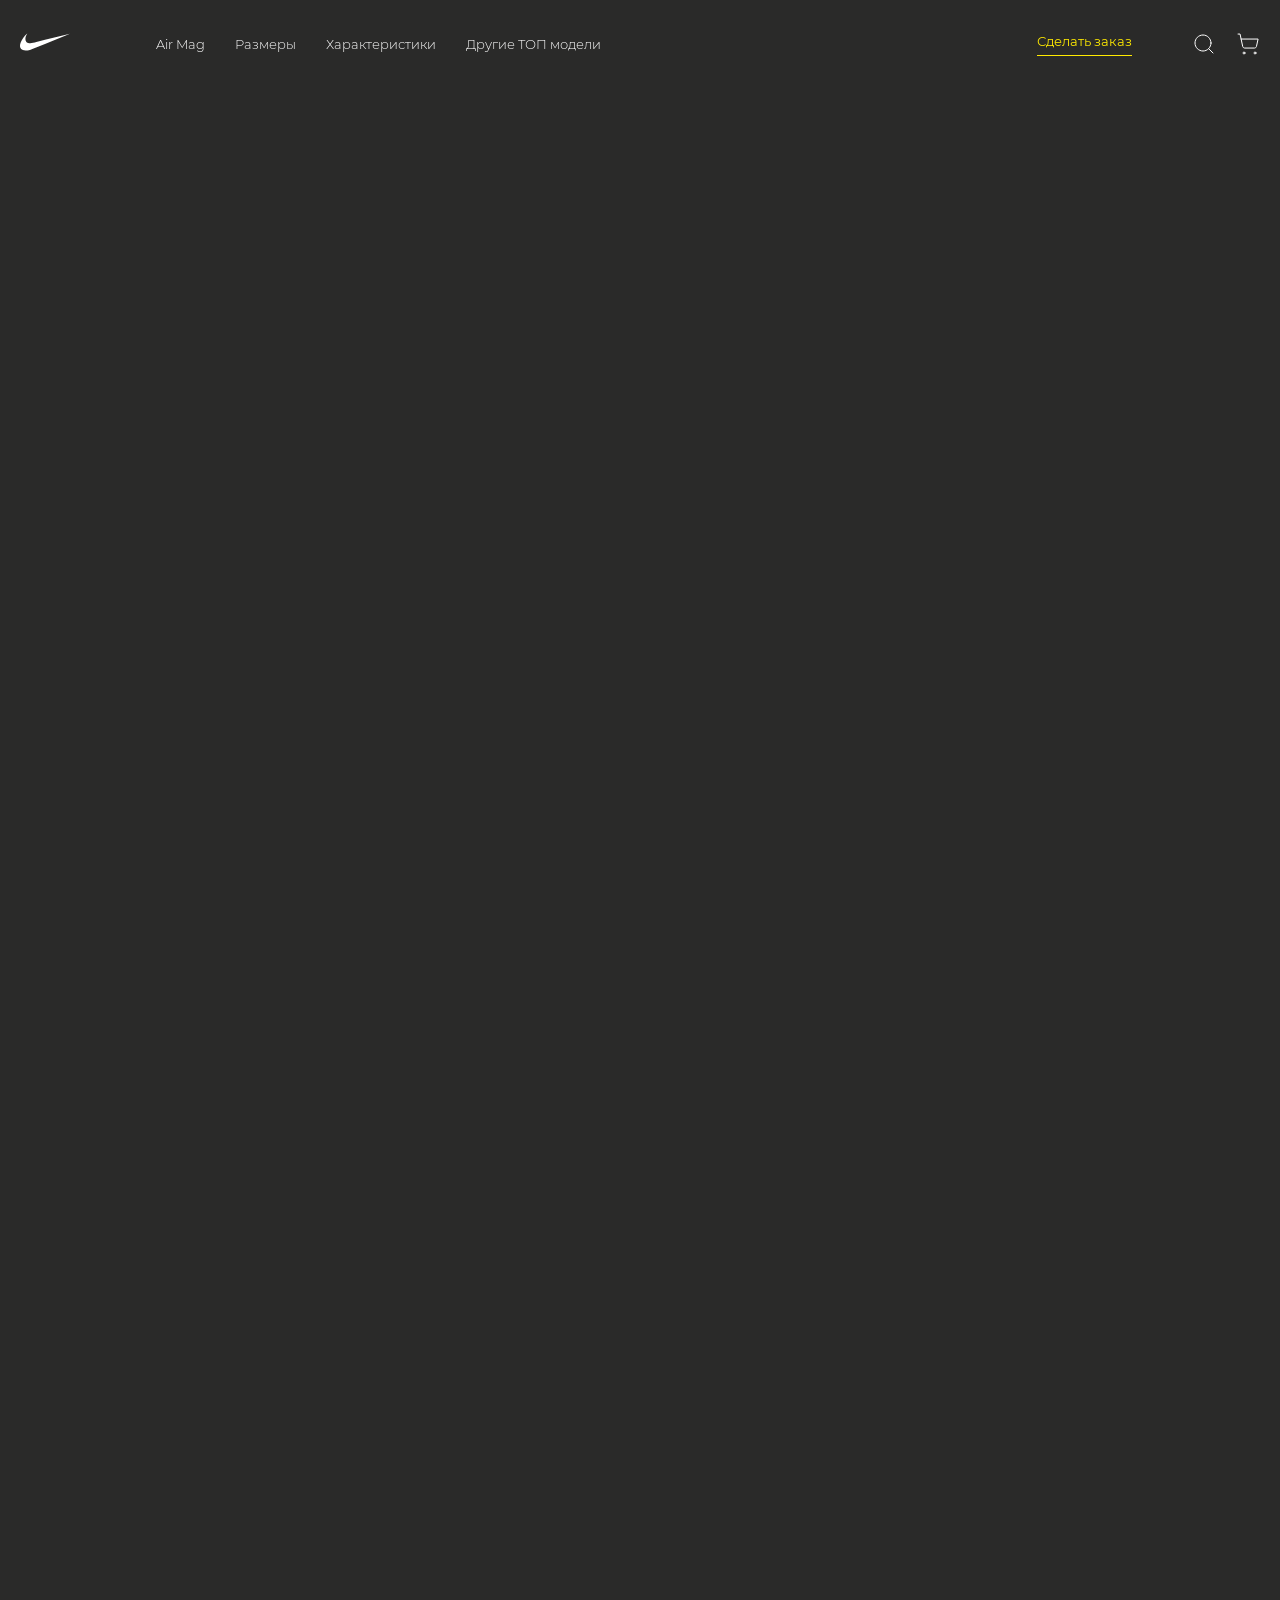
<file: lesson15/index.html>
<!DOCTYPE html>
<html class="page" lang="ru">
  <head>
    <meta charset="UTF-8" />
    <meta name="viewport" content="width=device-width, initial-scale=1.0" />
    <link rel="stylesheet" href="./css/index.css" />
    <link
      rel="shortcut icon"
      href="./icons/nike-favicon-48x48.ico"
      type="image/x-icon"
    />
    <script defer src="./js/index.js" type="module"></script>
    <title>Nike Air Mag</title>
  </head>
  <body class="page__body">
    <header class="header">
      <div class="container header__container">
        <a class="logo header__logo" href="#">
          <img
            class="logo__img"
            src="./icons/logo-icon.svg"
            width="50"
            height="20"
            alt="Логотип Nike"
          />
        </a>
        <nav
          class="menu header__menu"
          id="header__menu"
          aria-label="Главное меню"
        >
          <ul class="menu__list">
            <li class="menu__item">
              <a class="menu__link" href="#air-mag" lang="en">Air Mag</a>
            </li>
            <li class="menu__item">
              <a class="menu__link" href="#sizes">Размеры</a>
            </li>
            <li class="menu__item">
              <a class="menu__link" href="#characteristics">Характеристики</a>
            </li>
            <li class="menu__item">
              <a class="menu__link" href="#top-models">Другие ТОП модели</a>
            </li>
          </ul>
        </nav>
        <div class="header__controls">
          <a class="header__order" href="#">Сделать заказ</a>
          <div class="header__actions">
            <button
              class="header__actions-button"
              title="Поиск"
              aria-label="Поиск"
            >
              <svg width="24" height="24">
                <use
                  class="header__actions-icon"
                  href="./icons/sprite.svg#search"
                ></use>
              </svg>
            </button>
            <button
              class="header__actions-button"
              title="Корзина"
              aria-label="Корзина"
            >
              <svg width="24" height="24">
                <use
                  class="header__actions-icon"
                  href="./icons/sprite.svg#cart"
                ></use>
              </svg>
            </button>
            <button
              class="header__burger burger"
              aria-label="Открыть меню"
              aria-expanded="false"
              aria-controls="header__menu"
            >
              <svg width="24" height="24">
                <use
                  class="burger__icon-menu"
                  href="./icons/sprite.svg#menu-burger"
                ></use>
                <use
                  class="burger__icon-cross"
                  href="./icons/sprite.svg#menu-cross"
                ></use>
              </svg>
            </button>
          </div>
        </div>
      </div>
    </header>
  </body>
</html>
</file>
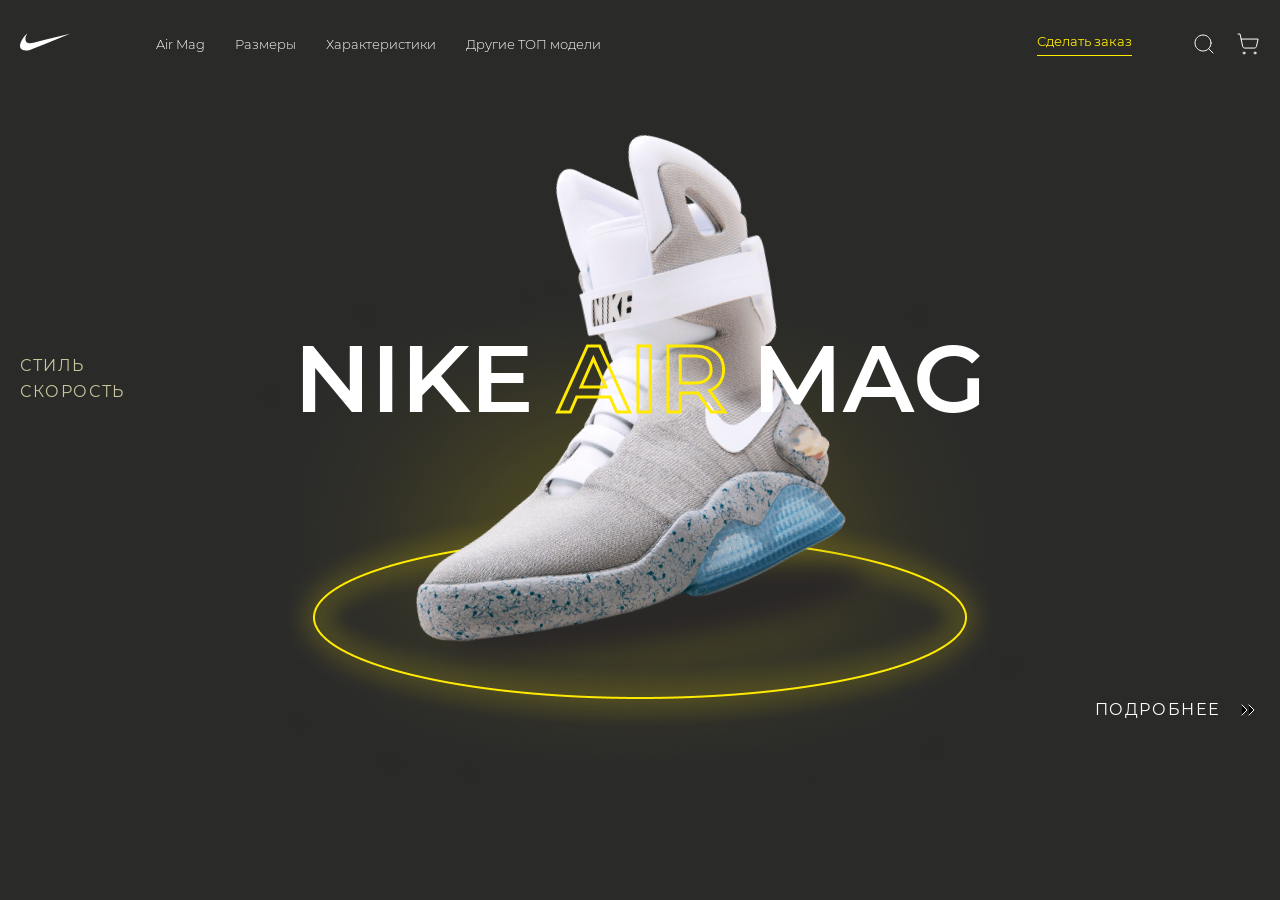
<file: lesson16/index.html>
<!DOCTYPE html>
<html class="page" lang="ru">
  <head>
    <meta charset="UTF-8" />
    <meta name="viewport" content="width=device-width, initial-scale=1.0" />
    <link rel="stylesheet" href="./css/index.css" />
    <link
      rel="shortcut icon"
      href="./icons/nike-favicon-48x48.ico"
      type="image/x-icon"
    />
    <script src="./js/index.js" type="module"></script>
    <title>Nike Air Mag</title>
  </head>
  <body class="page__body">
    <header class="header">
      <div class="container header__container">
        <a class="logo header__logo" href="#">
          <img
            class="logo__img"
            src="./icons/logo-icon.svg"
            width="50"
            height="20"
            alt="Логотип Nike"
          />
        </a>
        <nav
          class="menu header__menu"
          id="header__menu"
          aria-label="Главное меню"
        >
          <ul class="menu__list">
            <li class="menu__item">
              <a class="menu__link" href="#air-mag" lang="en">Air Mag</a>
            </li>
            <li class="menu__item">
              <a class="menu__link" href="#sizes">Размеры</a>
            </li>
            <li class="menu__item">
              <a class="menu__link" href="#characteristics">Характеристики</a>
            </li>
            <li class="menu__item">
              <a class="menu__link" href="#top-models">Другие ТОП модели</a>
            </li>
          </ul>
        </nav>
        <div class="header__controls">
          <a class="header__order" href="#">Сделать заказ</a>
          <div class="header__actions">
            <button
              class="header__actions-button"
              title="Поиск"
              aria-label="Поиск"
            >
              <svg width="24" height="24">
                <use
                  class="header__actions-icon"
                  href="./icons/sprite.svg#search"
                ></use>
              </svg>
            </button>
            <button
              class="header__actions-button"
              title="Корзина"
              aria-label="Корзина"
            >
              <svg width="24" height="24">
                <use
                  class="header__actions-icon"
                  href="./icons/sprite.svg#cart"
                ></use>
              </svg>
            </button>
            <button
              class="header__burger burger"
              aria-label="Открыть меню"
              aria-expanded="false"
              aria-controls="header__menu"
            >
              <svg width="24" height="24">
                <use
                  class="burger__icon-menu"
                  href="./icons/sprite.svg#menu-burger"
                ></use>
                <use
                  class="burger__icon-cross"
                  href="./icons/sprite.svg#menu-cross"
                ></use>
              </svg>
            </button>
          </div>
        </div>
      </div>
    </header>
    <main class="main">
      <section class="hero">
        <div class="container hero__container">
          <header class="hero__header">
            <ul class="hero__benefits-list">
              <li class="hero__benefits-item">стиль</li>
              <li class="hero__benefits-item">скорость</li>
            </ul>
            <h1 class="hero__title">
              Nike <span class="hero__title-accent">air</span> mag
            </h1>
          </header>
          <img
            class="hero__img"
            src="./images/nike-air-mag-1.png"
            width="846"
            height="713"
            alt="Кроссовок Nike Air Mag с желтым кольцом под подошвой"
          />
          <footer class="hero__footer">
            <a class="hero__details" href="#">
              Подробнее
              <svg width="24" height="24">
                <use
                  class="hero__details-icon"
                  href="./icons/main-sprite.svg#arrow-right"
                ></use>
              </svg>
            </a>
          </footer>
        </div>
      </section>
    </main>
  </body>
</html>
</file>
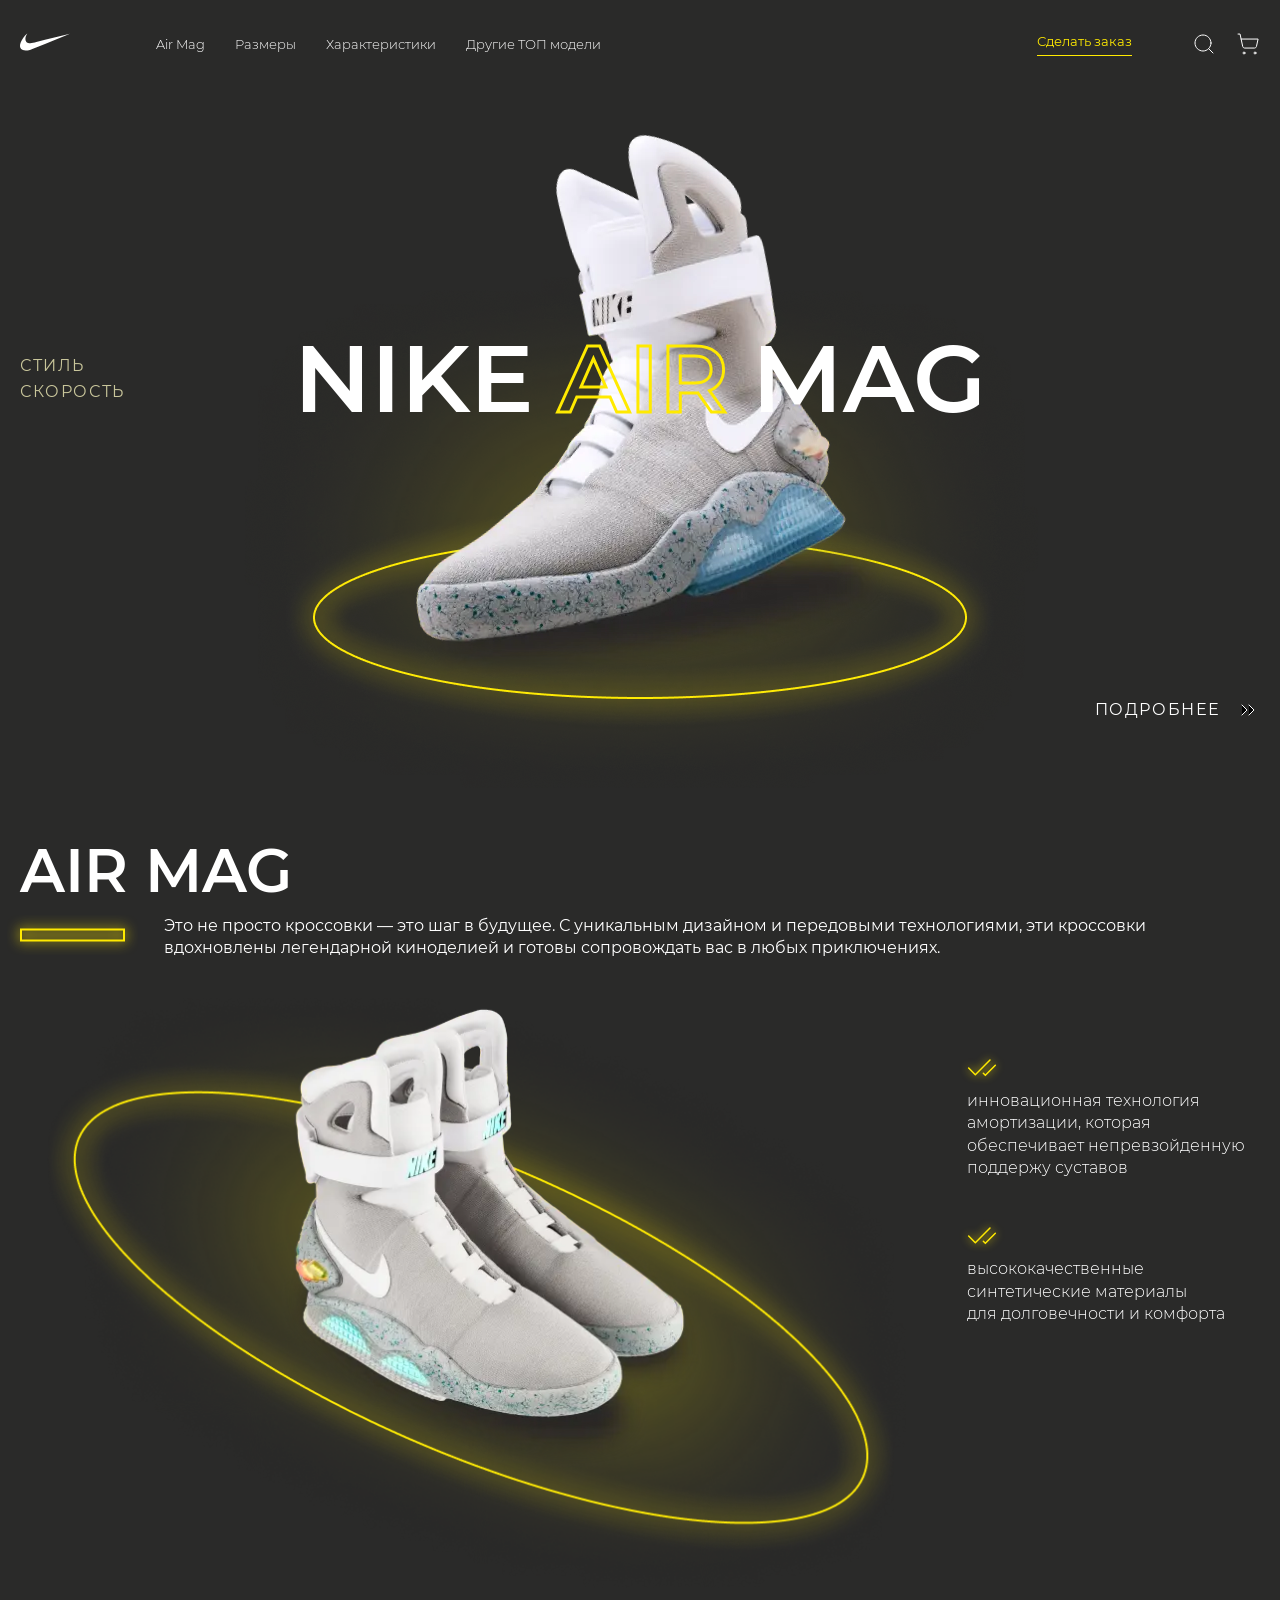
<file: lesson17/index.html>
<!DOCTYPE html>
<html class="page" lang="ru">
  <head>
    <meta charset="UTF-8" />
    <meta name="viewport" content="width=device-width, initial-scale=1.0" />
    <link rel="stylesheet" href="./css/index.css" />
    <link
      rel="shortcut icon"
      href="./icons/nike-favicon-48x48.ico"
      type="image/x-icon"
    />
    <script src="./js/index.js" type="module"></script>
    <title>Nike Air Mag</title>
  </head>
  <body class="page__body">
    <header class="header">
      <div class="container header__container">
        <a class="logo header__logo" href="#">
          <img
            class="logo__img"
            src="./icons/logo-icon.svg"
            width="50"
            height="20"
            alt="Логотип Nike"
          />
        </a>
        <nav
          class="menu header__menu"
          id="header__menu"
          aria-label="Главное меню"
        >
          <ul class="menu__list">
            <li class="menu__item">
              <a class="menu__link" href="#air-mag" lang="en">Air Mag</a>
            </li>
            <li class="menu__item">
              <a class="menu__link" href="#sizes">Размеры</a>
            </li>
            <li class="menu__item">
              <a class="menu__link" href="#characteristics">Характеристики</a>
            </li>
            <li class="menu__item">
              <a class="menu__link" href="#top-models">Другие ТОП модели</a>
            </li>
          </ul>
        </nav>
        <div class="header__controls">
          <a class="header__order" href="#">Сделать заказ</a>
          <div class="header__actions">
            <button
              class="header__actions-button"
              title="Поиск"
              aria-label="Поиск"
            >
              <svg width="24" height="24">
                <use
                  class="header__actions-icon"
                  href="./icons/sprite.svg#search"
                ></use>
              </svg>
            </button>
            <button
              class="header__actions-button"
              title="Корзина"
              aria-label="Корзина"
            >
              <svg width="24" height="24">
                <use
                  class="header__actions-icon"
                  href="./icons/sprite.svg#cart"
                ></use>
              </svg>
            </button>
            <button
              class="header__burger burger"
              aria-label="Открыть меню"
              aria-expanded="false"
              aria-controls="header__menu"
            >
              <svg width="24" height="24">
                <use
                  class="burger__icon-menu"
                  href="./icons/sprite.svg#menu-burger"
                ></use>
                <use
                  class="burger__icon-cross"
                  href="./icons/sprite.svg#menu-cross"
                ></use>
              </svg>
            </button>
          </div>
        </div>
      </div>
    </header>
    <main class="main">
      <section class="hero">
        <div class="container hero__container">
          <header class="hero__header">
            <ul class="hero__benefits-list">
              <li class="hero__benefits-item">стиль</li>
              <li class="hero__benefits-item">скорость</li>
            </ul>
            <h1 class="hero__title">
              Nike <span class="hero__title-accent">air</span> mag
            </h1>
          </header>
          <picture>
            <source srcset="./images/nike-air-mag-1.webp" type="image/webp" />
            <img
              class="hero__img"
              src="./images/nike-air-mag-1.png"
              width="846"
              height="713"
              alt="Кроссовок Nike Air Mag с желтым кольцом под подошвой"
            />
          </picture>
          <footer class="hero__footer">
            <a class="hero__details" href="#">
              Подробнее
              <svg width="24" height="24">
                <use
                  class="hero__details-icon"
                  href="./icons/main-sprite.svg#arrow-right"
                ></use>
              </svg>
            </a>
          </footer>
        </div>
      </section>
      <section id="air-mag" class="air-mag">
        <div class="container">
          <h2 class="air-mag__title title-md">Air Mag</h2>
          <p class="air-mag__description text-regular">
            Это не просто кроссовки — это шаг в будущее. С уникальным дизайном и
            передовыми технологиями, эти кроссовки вдохновлены легендарной
            киноделией и готовы сопровождать вас в любых приключениях.
          </p>
          <div class="air-mag__info-wrapper">
            <picture>
              <source srcset="./images/nike-air-mag-2.webp" type="image/webp" />
              <img
                class="air-mag__img"
                src="./images/nike-air-mag-2.png"
                width="911"
                height="635"
                loading="lazy"
                alt="Кроссовки Nike Air Mag с желтым кольцом вокруг"
              />
            </picture>
            <ul class="air-mag__info-list text-light">
              <li class="air-mag__info-item">
                инновационная технология амортизации, которая обеспечивает
                непревзойденную поддержу суставов
              </li>
              <li class="air-mag__info-item">
                высококачественные синтетические материалы для долговечности
                и комфорта
              </li>
            </ul>
          </div>
        </div>
      </section>
    </main>
  </body>
</html>
</file>
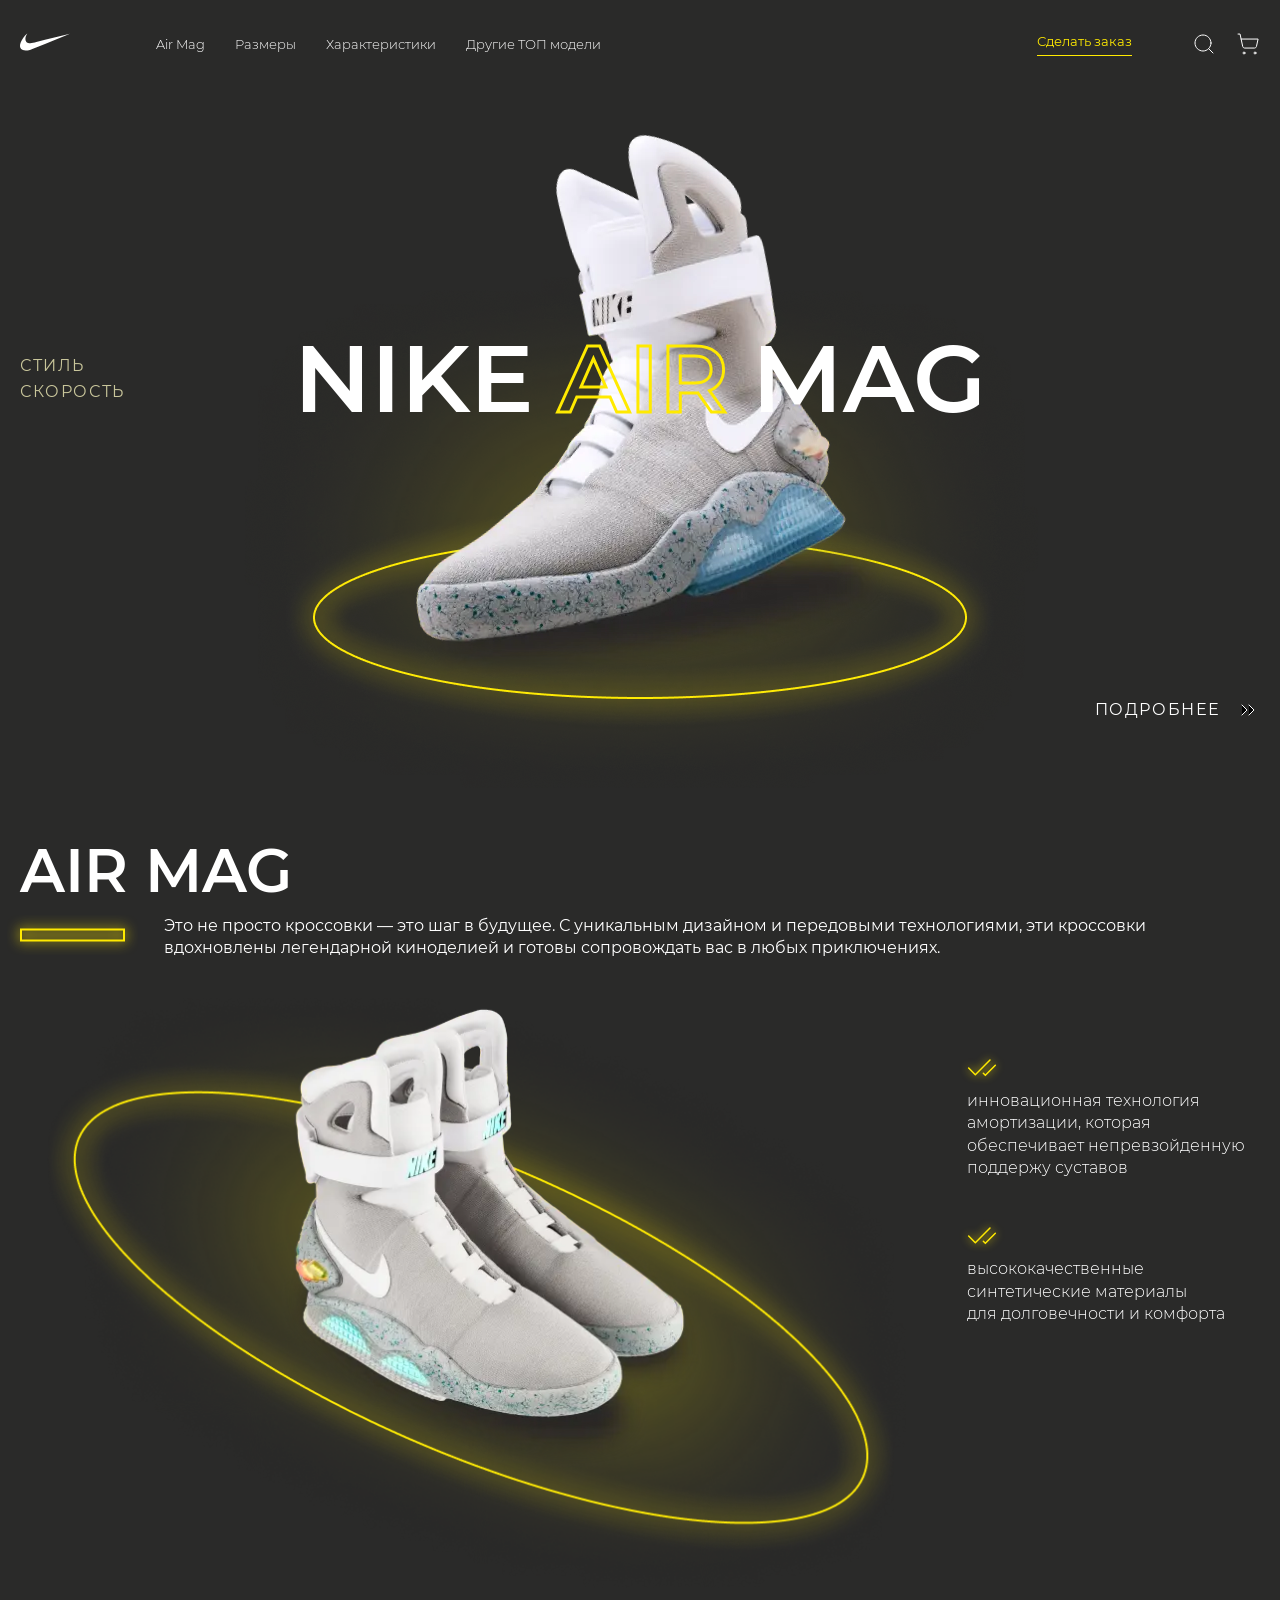
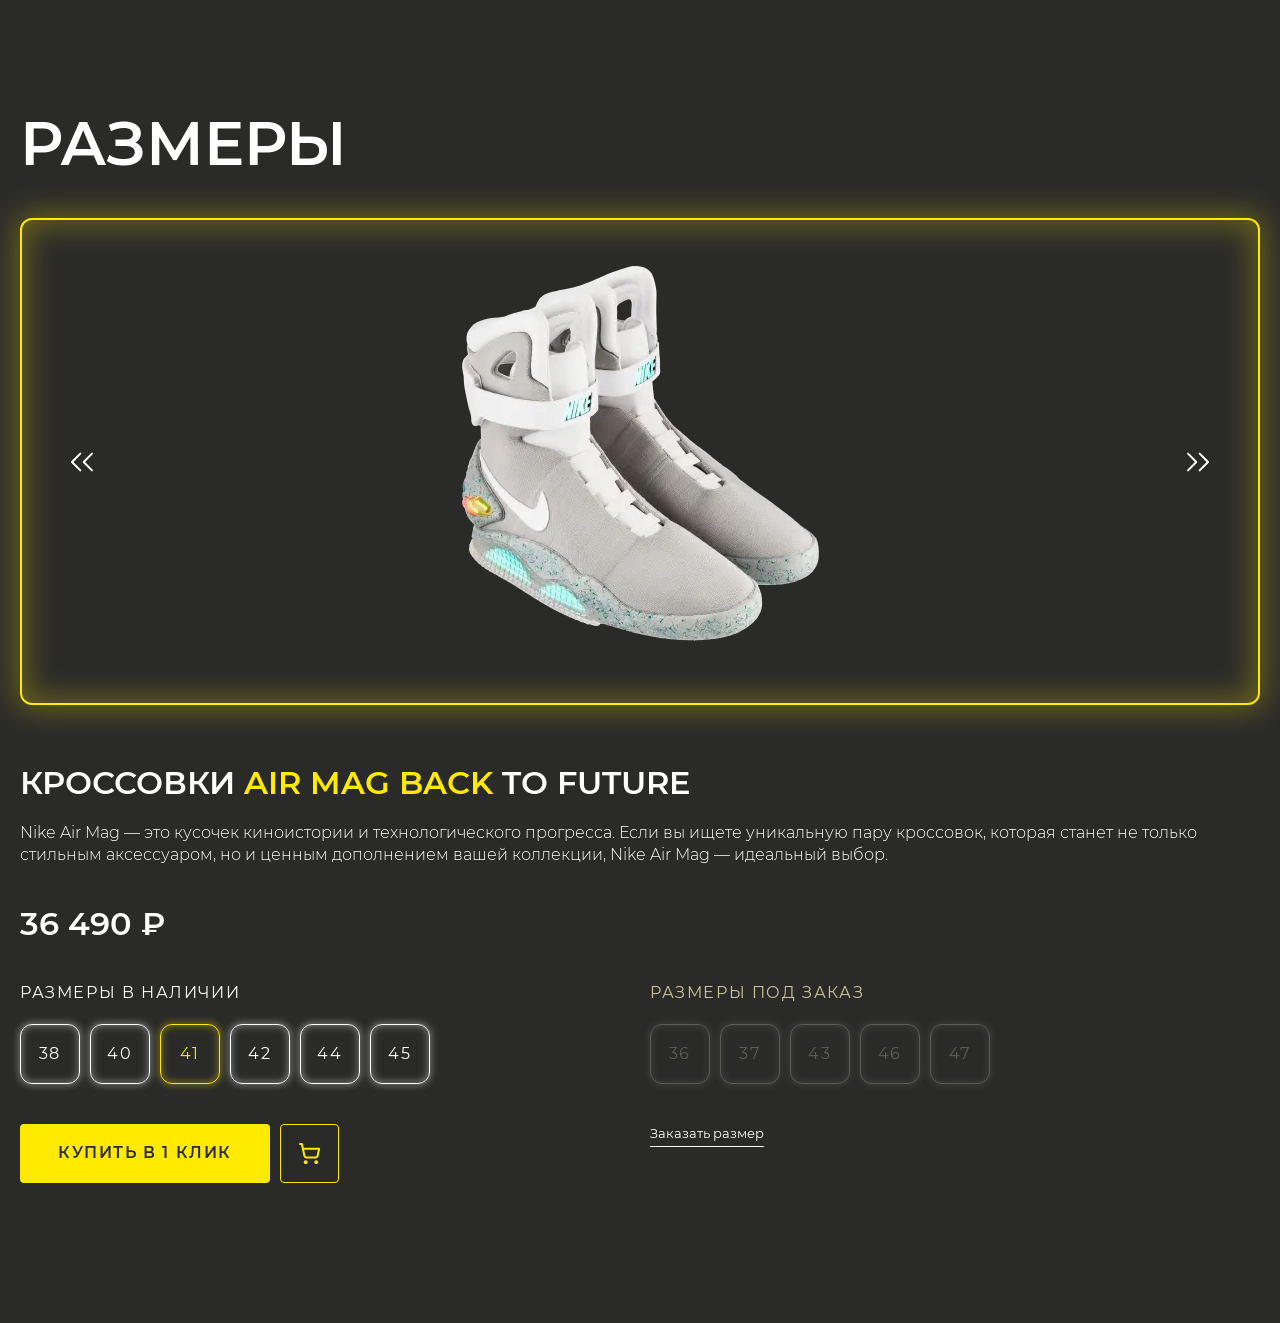
<file: lesson18/index.html>
<!DOCTYPE html>
<html class="page" lang="ru">
  <head>
    <meta charset="UTF-8" />
    <meta name="viewport" content="width=device-width, initial-scale=1.0" />
    <link rel="stylesheet" href="./css/index.css" />
    <link
      rel="stylesheet"
      href="https://cdn.jsdelivr.net/npm/swiper@11/swiper-bundle.min.css"
    />
    <link
      rel="shortcut icon"
      href="./icons/nike-favicon-48x48.ico"
      type="image/x-icon"
    />
    <script
      src="https://cdn.jsdelivr.net/npm/swiper@11/swiper-bundle.min.js"
      defer
    ></script>
    <script src="./js/index.js" type="module"></script>
    <title>Nike Air Mag</title>
  </head>
  <body class="page__body">
    <header class="header">
      <div class="container header__container">
        <a class="logo header__logo" href="#">
          <img
            class="logo__img"
            src="./icons/logo-icon.svg"
            width="50"
            height="20"
            alt="Логотип Nike"
          />
        </a>
        <nav
          class="menu header__menu"
          id="header__menu"
          aria-label="Главное меню"
        >
          <ul class="menu__list">
            <li class="menu__item">
              <a class="menu__link" href="#air-mag" lang="en">Air Mag</a>
            </li>
            <li class="menu__item">
              <a class="menu__link" href="#sizes">Размеры</a>
            </li>
            <li class="menu__item">
              <a class="menu__link" href="#characteristics">Характеристики</a>
            </li>
            <li class="menu__item">
              <a class="menu__link" href="#top-models">Другие ТОП модели</a>
            </li>
          </ul>
        </nav>
        <div class="header__controls">
          <a class="header__order" href="#">Сделать заказ</a>
          <div class="header__actions">
            <button
              class="header__actions-button"
              title="Поиск"
              aria-label="Поиск"
            >
              <svg width="24" height="24">
                <use
                  class="header__actions-icon"
                  href="./icons/sprite.svg#search"
                ></use>
              </svg>
            </button>
            <button
              class="header__actions-button"
              title="Корзина"
              aria-label="Корзина"
            >
              <svg width="24" height="24">
                <use
                  class="header__actions-icon"
                  href="./icons/sprite.svg#cart"
                ></use>
              </svg>
            </button>
            <button
              class="header__burger burger"
              aria-label="Открыть меню"
              aria-expanded="false"
              aria-controls="header__menu"
            >
              <svg width="24" height="24">
                <use
                  class="burger__icon-menu"
                  href="./icons/sprite.svg#menu-burger"
                ></use>
                <use
                  class="burger__icon-cross"
                  href="./icons/sprite.svg#menu-cross"
                ></use>
              </svg>
            </button>
          </div>
        </div>
      </div>
    </header>
    <main class="main">
      <section class="hero">
        <div class="container hero__container">
          <header class="hero__header">
            <ul class="hero__benefits-list">
              <li class="hero__benefits-item">стиль</li>
              <li class="hero__benefits-item">скорость</li>
            </ul>
            <h1 class="hero__title">
              Nike <span class="hero__title-accent">air</span> mag
            </h1>
          </header>
          <picture>
            <source srcset="./images/nike-air-mag-1.webp" type="image/webp" />
            <img
              class="hero__img"
              src="./images/nike-air-mag-1.png"
              width="846"
              height="713"
              alt="Кроссовок Nike Air Mag с желтым кольцом под подошвой"
            />
          </picture>
          <footer class="hero__footer">
            <a class="hero__details" href="#">
              Подробнее
              <svg width="24" height="24">
                <use
                  class="hero__details-icon"
                  href="./icons/main-sprite.svg#arrow-right"
                ></use>
              </svg>
            </a>
          </footer>
        </div>
      </section>
      <section id="air-mag" class="air-mag">
        <div class="container">
          <h2 class="air-mag__title title-md">Air Mag</h2>
          <p class="air-mag__description text-regular">
            Это не просто кроссовки — это шаг в будущее. С уникальным дизайном и
            передовыми технологиями, эти кроссовки вдохновлены легендарной
            киноделией и готовы сопровождать вас в любых приключениях.
          </p>
          <div class="air-mag__info-wrapper">
            <picture>
              <source srcset="./images/nike-air-mag-2.webp" type="image/webp" />
              <img
                class="air-mag__img"
                src="./images/nike-air-mag-2.png"
                width="911"
                height="635"
                loading="lazy"
                alt="Кроссовки Nike Air Mag с желтым кольцом вокруг"
              />
            </picture>
            <ul class="air-mag__info-list text-light">
              <li class="air-mag__info-item">
                инновационная технология амортизации, которая обеспечивает
                непревзойденную поддержу суставов
              </li>
              <li class="air-mag__info-item">
                высококачественные синтетические материалы для долговечности
                и комфорта
              </li>
            </ul>
          </div>
        </div>
      </section>
      <section id="sizes" class="sizes section">
        <div class="container">
          <h2 class="sizes__title title-md section__title">Размеры</h2>
          <section class="product">
            <div class="product__slider-wrapper">
              <button
                class="product__slider-button product__slider-button--prev"
                aria-label="Предыдущий слайд"
              >
                <svg width="40" height="40">
                  <use
                    class="product__slider-button-icon"
                    href="./icons/main-sprite.svg#double-arrow"
                  ></use>
                </svg>
              </button>
              <div class="swiper product__slider">
                <div class="swiper-wrapper">
                  <div class="swiper-slide">
                    <div class="product__slide-inner">
                      <picture>
                        <source
                          srcset="
                            ./images/product-slides/nike-air-mag-slide-1.webp
                          "
                        />
                        <img
                          src="./images/product-slides/nike-air-mag-slide-1.png"
                          class="product__slide-img"
                          width="357"
                          height="375"
                          alt="Кроссовки Nike Air Mag, вид спереди"
                        />
                      </picture>
                    </div>
                  </div>
                  <div class="swiper-slide">
                    <div class="product__slide-inner">
                      <picture>
                        <source
                          srcset="
                            ./images/product-slides/nike-air-mag-slide-2.webp
                          "
                        />
                        <img
                          src="./images/product-slides/nike-air-mag-slide-2.png"
                          class="product__slide-img"
                          width="408"
                          height="375"
                          alt="Кроссовки Nike Air Mag, вид сзади"
                        />
                      </picture>
                    </div>
                  </div>
                  <div class="swiper-slide">
                    <div class="product__slide-inner">
                      <picture>
                        <source
                          srcset="
                            ./images/product-slides/nike-air-mag-slide-3.webp
                          "
                        />
                        <img
                          src="./images/product-slides/nike-air-mag-slide-3.png"
                          class="product__slide-img"
                          width="442"
                          height="375"
                          alt="Кроссовки Nike Air Mag, вид сбоку"
                        />
                      </picture>
                    </div>
                  </div>
                </div>
              </div>
              <button
                class="product__slider-button product__slider-button--next"
                aria-label="Следующий слайд"
              >
                <svg width="40" height="40">
                  <use
                    class="product__slider-button-icon"
                    href="./icons/main-sprite.svg#double-arrow"
                  ></use>
                </svg>
              </button>
            </div>
            <h3 class="product__title title-sm">
              Кроссовки
              <strong class="product__title-accent">Air Mag Back</strong> To
              Future
            </h3>
            <p class="product__description text-light">
              Nike Air Mag — это кусочек киноистории и технологического
              прогресса. Если вы ищете уникальную пару кроссовок, которая станет
              не только стильным аксессуаром, но и ценным дополнением вашей
              коллекции, Nike Air Mag — идеальный выбор.
            </p>
            <p class="product__price title-sm">36 490 ₽</p>
            <div class="product__sizes-wrapper">
              <section class="product__sizes">
                <h4 class="product__sizes-title product__sizes-title--in-stock">
                  Размеры в наличии
                </h4>
                <div class="product__sizes-list" data-sizes="list">
                  <button
                    class="product__sizes-button"
                    aria-label="Выбрать размер"
                    title="Выбрать размер"
                    data-sizes="button"
                  >
                    38
                  </button>
                  <button
                    class="product__sizes-button"
                    aria-label="Выбрать размер"
                    title="Выбрать размер"
                    data-sizes="button"
                  >
                    40
                  </button>
                  <button
                    class="product__sizes-button product__sizes-button--active"
                    aria-label="Выбрать размер"
                    title="Выбрать размер"
                    data-sizes="button"
                  >
                    41
                  </button>
                  <button
                    class="product__sizes-button"
                    aria-label="Выбрать размер"
                    title="Выбрать размер"
                    data-sizes="button"
                  >
                    42
                  </button>
                  <button
                    class="product__sizes-button"
                    aria-label="Выбрать размер"
                    title="Выбрать размер"
                    data-sizes="button"
                  >
                    44
                  </button>
                  <button
                    class="product__sizes-button"
                    aria-label="Выбрать размер"
                    title="Выбрать размер"
                    data-sizes="button"
                  >
                    45
                  </button>
                </div>
                <div class="product__buy-wrapper">
                  <button class="product__buy-button">Купить в 1 клик</button>
                  <button
                    class="product__cart-button"
                    aria-label="Добавить в корзину"
                    title="Добавить в корзину"
                  >
                    <img
                      src="./icons/cart-icon.svg"
                      width="23"
                      height="23"
                      loading="lazy"
                      alt="Корзина"
                    />
                  </button>
                </div>
              </section>
              <section class="product__sizes">
                <h4 class="product__sizes-title product__sizes-title--to-order">
                  Размеры под заказ
                </h4>
                <div class="product__sizes-list">
                  <button class="product__sizes-button" disabled>36</button>
                  <button class="product__sizes-button" disabled>37</button>
                  <button class="product__sizes-button" disabled>43</button>
                  <button class="product__sizes-button" disabled>46</button>
                  <button class="product__sizes-button" disabled>47</button>
                </div>
                <a href="#" class="product__sizes-order-link">
                  Заказать размер
                </a>
              </section>
            </div>
          </section>
        </div>
      </section>
    </main>
  </body>
</html>
</file>
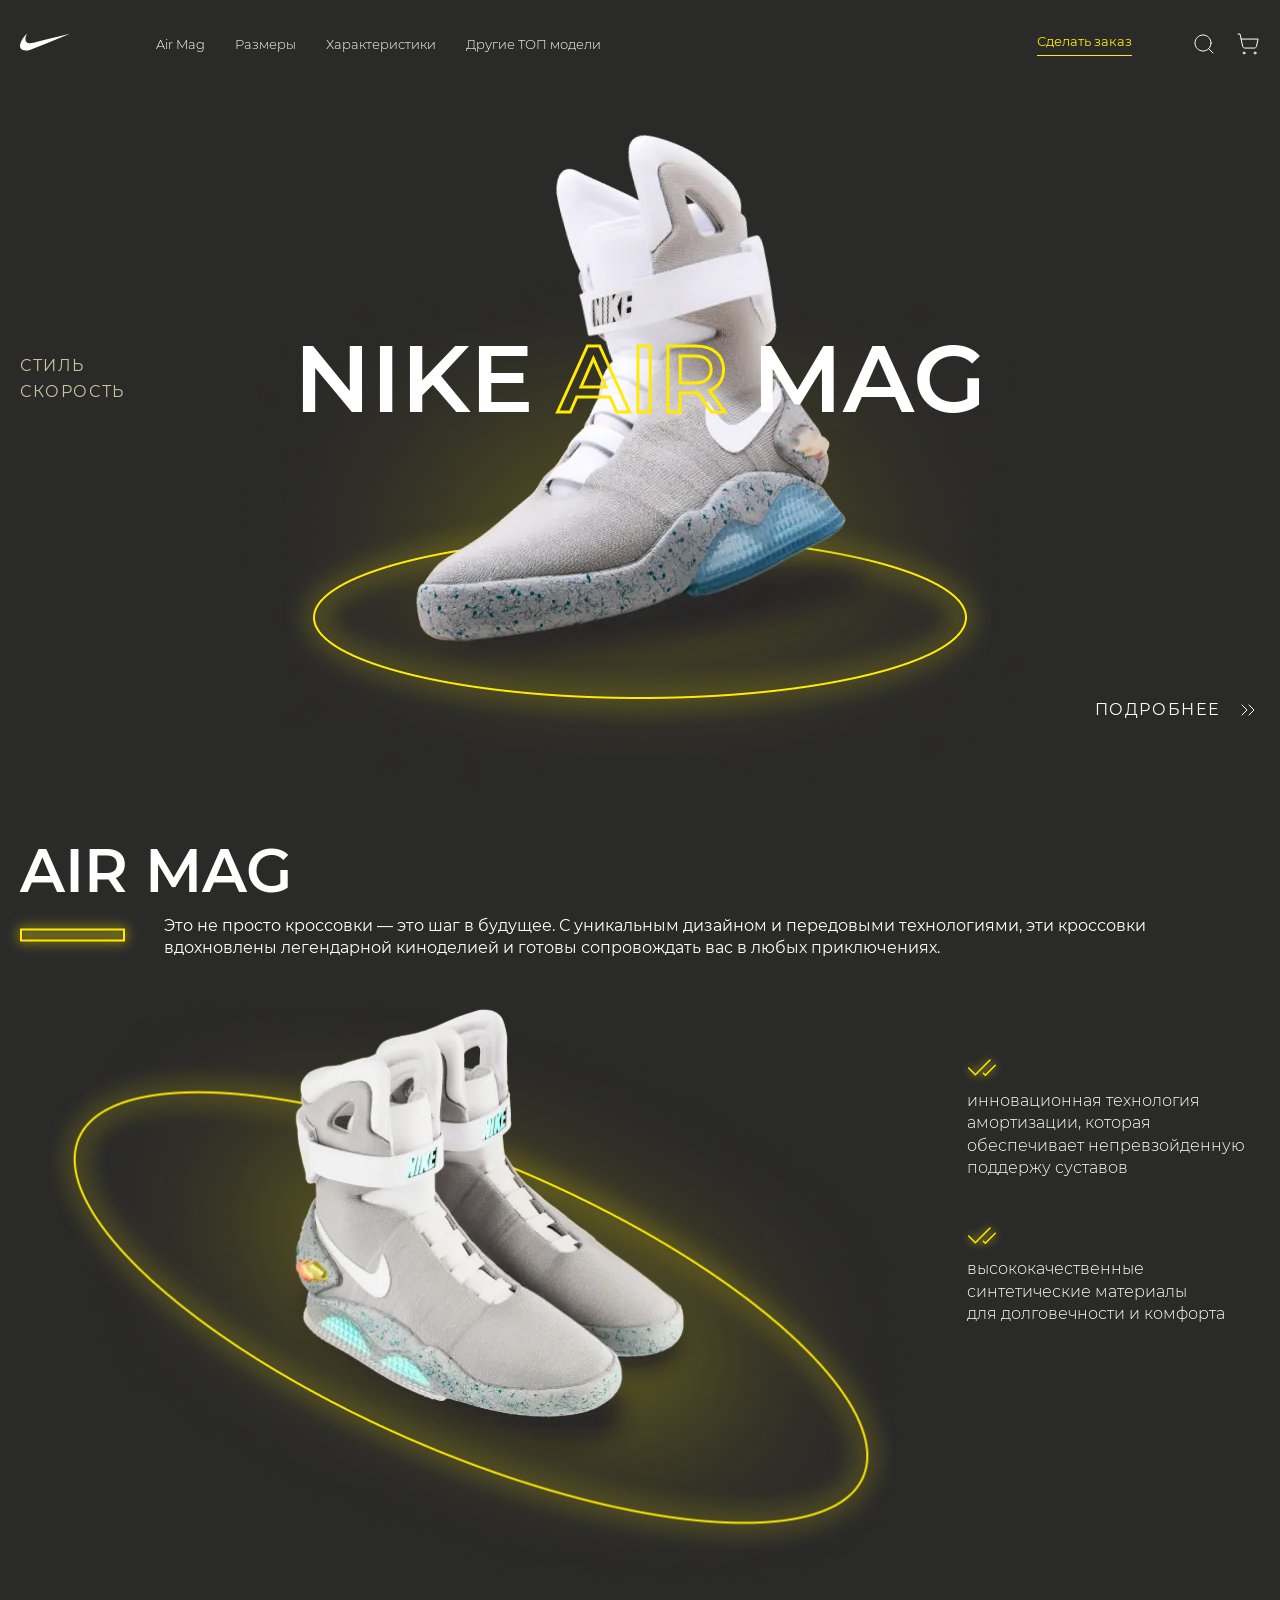
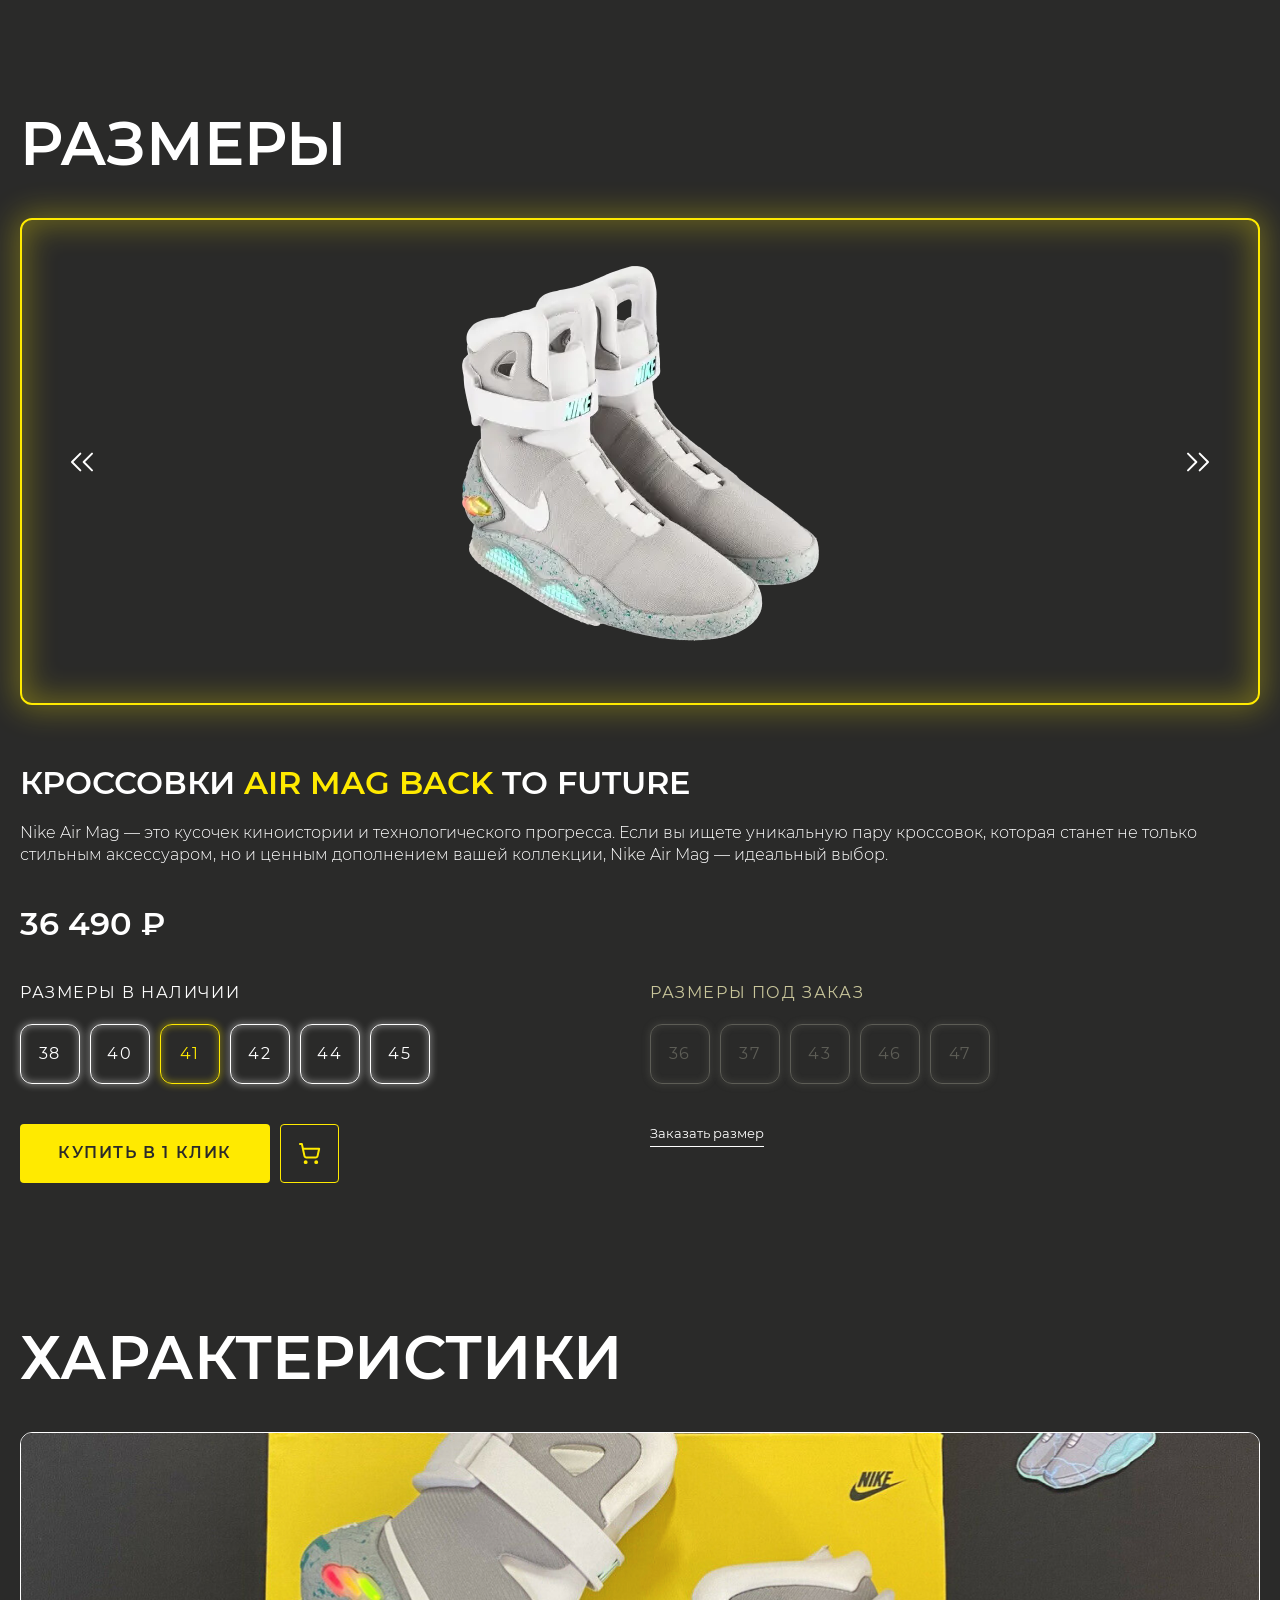
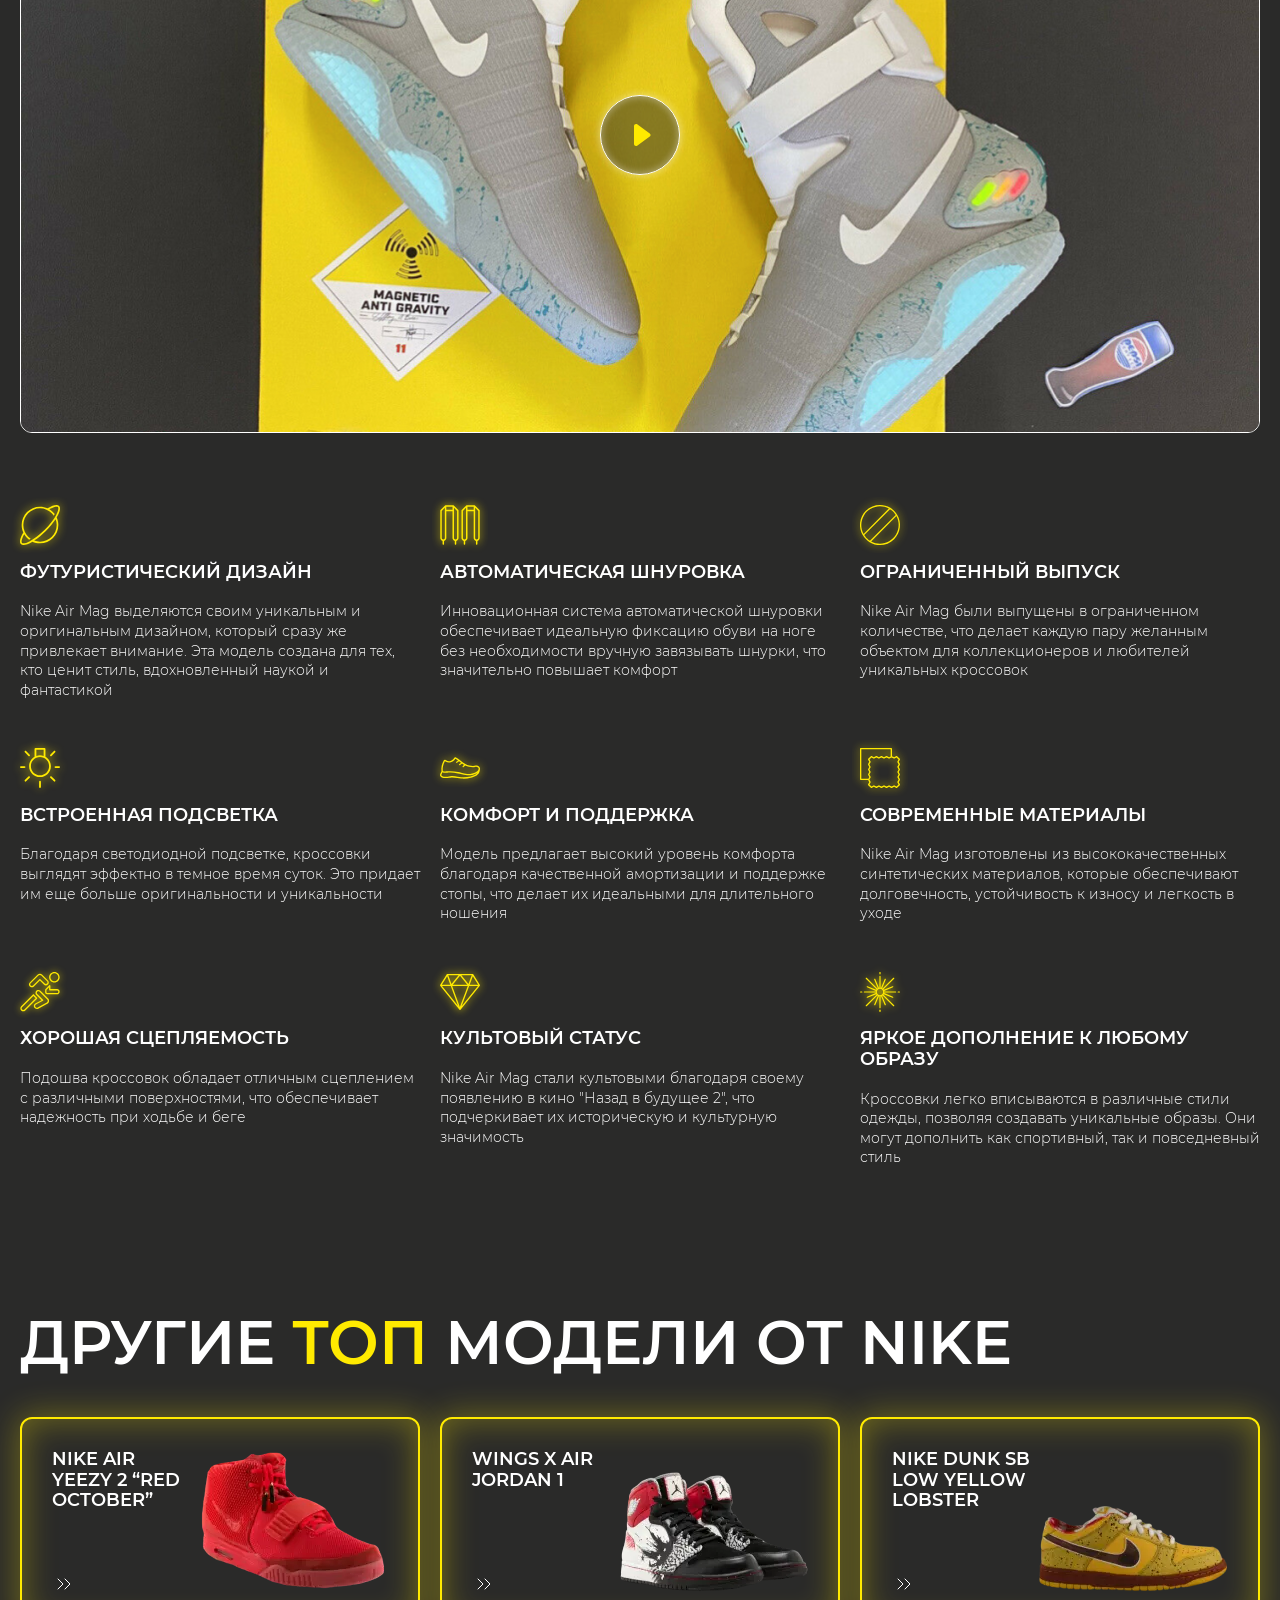
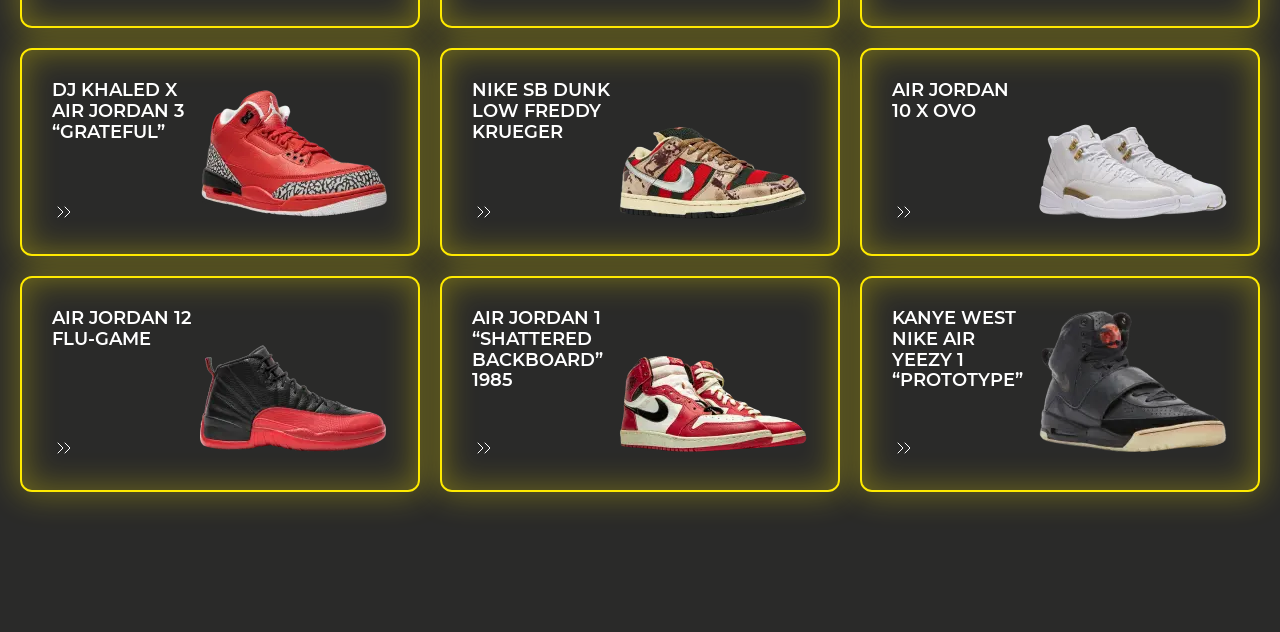
<file: lesson19/index.html>
<!DOCTYPE html>
<html class="page" lang="ru">
  <head>
    <meta charset="UTF-8" />
    <meta name="viewport" content="width=device-width, initial-scale=1.0" />
    <link rel="stylesheet" href="./css/index.css" />
    <link
      rel="stylesheet"
      href="https://cdn.jsdelivr.net/npm/swiper@11/swiper-bundle.min.css"
    />
    <link
      rel="shortcut icon"
      href="./icons/nike-favicon-48x48.ico"
      type="image/x-icon"
    />
    <script
      src="https://cdn.jsdelivr.net/npm/swiper@11/swiper-bundle.min.js"
      defer
    ></script>
    <script src="./js/fslightbox.js" type="module"></script>
    <script src="./js/index.js" type="module"></script>
    <title>Nike Air Mag</title>
  </head>
  <body class="page__body">
    <header class="header">
      <div class="container header__container">
        <a class="logo header__logo" href="#">
          <img
            class="logo__img"
            src="./icons/logo-icon.svg"
            width="50"
            height="20"
            alt="Логотип Nike"
          />
        </a>
        <nav
          class="menu header__menu"
          id="header__menu"
          aria-label="Главное меню"
        >
          <ul class="menu__list">
            <li class="menu__item">
              <a class="menu__link" href="#air-mag" lang="en">Air Mag</a>
            </li>
            <li class="menu__item">
              <a class="menu__link" href="#sizes">Размеры</a>
            </li>
            <li class="menu__item">
              <a class="menu__link" href="#characteristics">Характеристики</a>
            </li>
            <li class="menu__item">
              <a class="menu__link" href="#top-models">Другие ТОП модели</a>
            </li>
          </ul>
        </nav>
        <div class="header__controls">
          <a class="header__order" href="#">Сделать заказ</a>
          <div class="header__actions">
            <button
              class="header__actions-button"
              title="Поиск"
              aria-label="Поиск"
            >
              <svg width="24" height="24">
                <use
                  class="header__actions-icon"
                  href="./icons/sprite.svg#search"
                ></use>
              </svg>
            </button>
            <button
              class="header__actions-button"
              title="Корзина"
              aria-label="Корзина"
            >
              <svg width="24" height="24">
                <use
                  class="header__actions-icon"
                  href="./icons/sprite.svg#cart"
                ></use>
              </svg>
            </button>
            <button
              class="header__burger burger"
              aria-label="Открыть меню"
              aria-expanded="false"
              aria-controls="header__menu"
            >
              <svg width="24" height="24">
                <use
                  class="burger__icon-menu"
                  href="./icons/sprite.svg#menu-burger"
                ></use>
                <use
                  class="burger__icon-cross"
                  href="./icons/sprite.svg#menu-cross"
                ></use>
              </svg>
            </button>
          </div>
        </div>
      </div>
    </header>
    <main class="main">
      <section class="hero">
        <div class="container hero__container">
          <header class="hero__header">
            <ul class="hero__benefits-list">
              <li class="hero__benefits-item">стиль</li>
              <li class="hero__benefits-item">скорость</li>
            </ul>
            <h1 class="hero__title">
              Nike <span class="hero__title-accent">air</span> mag
            </h1>
          </header>
          <picture>
            <source srcset="./images/nike-air-mag-1.webp" type="image/webp" />
            <img
              class="hero__img"
              src="./images/nike-air-mag-1.png"
              width="846"
              height="713"
              alt="Кроссовок Nike Air Mag с желтым кольцом под подошвой"
            />
          </picture>
          <footer class="hero__footer">
            <a class="hero__details" href="#">
              Подробнее
              <svg width="24" height="24">
                <use
                  class="hero__details-icon"
                  href="./icons/main-sprite.svg#arrow-right"
                ></use>
              </svg>
            </a>
          </footer>
        </div>
      </section>
      <section id="air-mag" class="air-mag">
        <div class="container">
          <h2 class="air-mag__title title-md">Air Mag</h2>
          <p class="air-mag__description text-regular">
            Это не просто кроссовки — это шаг в будущее. С уникальным дизайном и
            передовыми технологиями, эти кроссовки вдохновлены легендарной
            киноделией и готовы сопровождать вас в любых приключениях.
          </p>
          <div class="air-mag__info-wrapper">
            <picture>
              <source srcset="./images/nike-air-mag-2.webp" type="image/webp" />
              <img
                class="air-mag__img"
                src="./images/nike-air-mag-2.png"
                width="911"
                height="635"
                loading="lazy"
                alt="Кроссовки Nike Air Mag с желтым кольцом вокруг"
              />
            </picture>
            <ul class="air-mag__info-list text-light">
              <li class="air-mag__info-item">
                инновационная технология амортизации, которая обеспечивает
                непревзойденную поддержу суставов
              </li>
              <li class="air-mag__info-item">
                высококачественные синтетические материалы для долговечности
                и комфорта
              </li>
            </ul>
          </div>
        </div>
      </section>
      <section id="sizes" class="sizes section">
        <div class="container">
          <h2 class="sizes__title title-md section-title">Размеры</h2>
          <section class="product">
            <div class="product__slider-wrapper">
              <button
                class="product__slider-button product__slider-button--prev"
                aria-label="Предыдущий слайд"
              >
                <svg width="40" height="40">
                  <use
                    class="product__slider-button-icon"
                    href="./icons/main-sprite.svg#double-arrow"
                  ></use>
                </svg>
              </button>
              <div class="swiper product__slider">
                <div class="swiper-wrapper">
                  <div class="swiper-slide">
                    <div class="product__slide-inner">
                      <picture>
                        <source
                          srcset="
                            ./images/product-slides/nike-air-mag-slide-1.webp
                          "
                        />
                        <img
                          src="./images/product-slides/nike-air-mag-slide-1.png"
                          class="product__slide-img"
                          width="357"
                          height="375"
                          alt="Кроссовки Nike Air Mag, вид спереди"
                        />
                      </picture>
                    </div>
                  </div>
                  <div class="swiper-slide">
                    <div class="product__slide-inner">
                      <picture>
                        <source
                          srcset="
                            ./images/product-slides/nike-air-mag-slide-2.webp
                          "
                        />
                        <img
                          src="./images/product-slides/nike-air-mag-slide-2.png"
                          class="product__slide-img"
                          width="408"
                          height="375"
                          alt="Кроссовки Nike Air Mag, вид сзади"
                        />
                      </picture>
                    </div>
                  </div>
                  <div class="swiper-slide">
                    <div class="product__slide-inner">
                      <picture>
                        <source
                          srcset="
                            ./images/product-slides/nike-air-mag-slide-3.webp
                          "
                        />
                        <img
                          src="./images/product-slides/nike-air-mag-slide-3.png"
                          class="product__slide-img"
                          width="442"
                          height="375"
                          alt="Кроссовки Nike Air Mag, вид сбоку"
                        />
                      </picture>
                    </div>
                  </div>
                </div>
              </div>
              <button
                class="product__slider-button product__slider-button--next"
                aria-label="Следующий слайд"
              >
                <svg width="40" height="40">
                  <use
                    class="product__slider-button-icon"
                    href="./icons/main-sprite.svg#double-arrow"
                  ></use>
                </svg>
              </button>
            </div>
            <h3 class="product__title title-sm">
              Кроссовки
              <strong class="product__title-accent">Air Mag Back</strong> To
              Future
            </h3>
            <p class="product__description text-light">
              Nike Air Mag — это кусочек киноистории и технологического
              прогресса. Если вы ищете уникальную пару кроссовок, которая станет
              не только стильным аксессуаром, но и ценным дополнением вашей
              коллекции, Nike Air Mag — идеальный выбор.
            </p>
            <p class="product__price title-sm">36 490 ₽</p>
            <div class="product__sizes-wrapper">
              <section class="product__sizes">
                <h4 class="product__sizes-title product__sizes-title--in-stock">
                  Размеры в наличии
                </h4>
                <div class="product__sizes-list" data-sizes="list">
                  <button
                    class="product__sizes-button"
                    aria-label="Выбрать размер"
                    title="Выбрать размер"
                    data-sizes="button"
                  >
                    38
                  </button>
                  <button
                    class="product__sizes-button"
                    aria-label="Выбрать размер"
                    title="Выбрать размер"
                    data-sizes="button"
                  >
                    40
                  </button>
                  <button
                    class="product__sizes-button product__sizes-button--active"
                    aria-label="Выбрать размер"
                    title="Выбрать размер"
                    data-sizes="button"
                  >
                    41
                  </button>
                  <button
                    class="product__sizes-button"
                    aria-label="Выбрать размер"
                    title="Выбрать размер"
                    data-sizes="button"
                  >
                    42
                  </button>
                  <button
                    class="product__sizes-button"
                    aria-label="Выбрать размер"
                    title="Выбрать размер"
                    data-sizes="button"
                  >
                    44
                  </button>
                  <button
                    class="product__sizes-button"
                    aria-label="Выбрать размер"
                    title="Выбрать размер"
                    data-sizes="button"
                  >
                    45
                  </button>
                </div>
                <div class="product__buy-wrapper">
                  <button class="product__buy-button">Купить в 1 клик</button>
                  <button
                    class="product__cart-button"
                    aria-label="Добавить в корзину"
                    title="Добавить в корзину"
                  >
                    <img
                      src="./icons/cart-icon.svg"
                      width="23"
                      height="23"
                      loading="lazy"
                      alt="Корзина"
                    />
                  </button>
                </div>
              </section>
              <section class="product__sizes">
                <h4 class="product__sizes-title product__sizes-title--to-order">
                  Размеры под заказ
                </h4>
                <div class="product__sizes-list">
                  <button class="product__sizes-button" disabled>36</button>
                  <button class="product__sizes-button" disabled>37</button>
                  <button class="product__sizes-button" disabled>43</button>
                  <button class="product__sizes-button" disabled>46</button>
                  <button class="product__sizes-button" disabled>47</button>
                </div>
                <a class="product__sizes-order-link" href="#">
                  Заказать размер
                </a>
              </section>
            </div>
          </section>
        </div>
      </section>
      <section id="characteristics" class="characteristics section">
        <div class="container">
          <h2 class="characteristics__title title-md section-title">
            Характеристики
          </h2>
          <div class="characteristics__video">
            <picture>
              <source
                srcset="./images/characteristics-video-preview.webp"
                type="image/webp"
              />
              <img
                class="characteristics__video-preview"
                src="./images/characteristics-video-preview.jpg"
                width="1240"
                height="600"
                loading="lazy"
                alt="Кроссовки Nike Air Mag лежат на жёлтой коробке"
              />
            </picture>
            <a
              class="characteristics__video-play-link"
              href="https://www.youtube.com/watch?v=VRGdQaE6gMY"
              title="Запустить видео"
              data-fslightbox
            >
              <img
                class="characteristics__video-play-icon"
                src="./icons/play-icon.svg"
                width="17"
                height="24"
                alt="Запустить видео"
              />
            </a>
          </div>
          <div class="characteristics__list">
            <article class="characteristics__card">
              <svg class="characteristics__card-icon" width="56" height="56">
                <use href="./icons/characteristics-sprite.svg#planet"></use>
              </svg>
              <h3 class="characteristics__card-title title-xs">
                Футуристический дизайн
              </h3>
              <p class="characteristics__card-description">
                Nike Air Mag выделяются своим уникальным и оригинальным
                дизайном, который сразу же привлекает внимание. Эта модель
                создана для тех, кто ценит стиль, вдохновленный наукой и
                фантастикой
              </p>
            </article>
            <article class="characteristics__card">
              <svg class="characteristics__card-icon" width="56" height="56">
                <use href="./icons/characteristics-sprite.svg#laces"></use>
              </svg>
              <h3 class="characteristics__card-title title-xs">
                Автоматическая шнуровка
              </h3>
              <p class="characteristics__card-description">
                Инновационная система автоматической шнуровки обеспечивает
                идеальную фиксацию обуви на ноге без необходимости вручную
                завязывать шнурки, что значительно повышает комфорт
              </p>
            </article>
            <article class="characteristics__card">
              <svg class="characteristics__card-icon" width="56" height="56">
                <use href="./icons/characteristics-sprite.svg#block"></use>
              </svg>
              <h3 class="characteristics__card-title title-xs">
                Ограниченный выпуск
              </h3>
              <p class="characteristics__card-description">
                Nike Air Mag были выпущены в ограниченном количестве, что делает
                каждую пару желанным объектом для коллекционеров и любителей
                уникальных кроссовок
              </p>
            </article>
            <article class="characteristics__card">
              <svg class="characteristics__card-icon" width="56" height="56">
                <use href="./icons/characteristics-sprite.svg#bulb"></use>
              </svg>
              <h3 class="characteristics__card-title title-xs">
                Встроенная подсветка
              </h3>
              <p class="characteristics__card-description">
                Благодаря светодиодной подсветке, кроссовки выглядят эффектно в
                темное время суток. Это придает им еще больше оригинальности и
                уникальности
              </p>
            </article>
            <article class="characteristics__card">
              <svg class="characteristics__card-icon" width="56" height="56">
                <use href="./icons/characteristics-sprite.svg#sneakers"></use>
              </svg>
              <h3 class="characteristics__card-title title-xs">
                Комфорт и поддержка
              </h3>
              <p class="characteristics__card-description">
                Модель предлагает высокий уровень комфорта благодаря
                качественной амортизации и поддержке стопы, что делает их
                идеальными для длительного ношения
              </p>
            </article>
            <article class="characteristics__card">
              <svg class="characteristics__card-icon" width="56" height="56">
                <use href="./icons/characteristics-sprite.svg#materials"></use>
              </svg>
              <h3 class="characteristics__card-title title-xs">
                Современные материалы
              </h3>
              <p class="characteristics__card-description">
                Nike Air Mag изготовлены из высококачественных синтетических
                материалов, которые обеспечивают долговечность, устойчивость к
                износу и легкость в уходе
              </p>
            </article>
            <article class="characteristics__card">
              <svg class="characteristics__card-icon" width="56" height="56">
                <use href="./icons/characteristics-sprite.svg#runner"></use>
              </svg>
              <h3 class="characteristics__card-title title-xs">
                Хорошая сцепляемость
              </h3>
              <p class="characteristics__card-description">
                Подошва кроссовок обладает отличным сцеплением с различными
                поверхностями, что обеспечивает надежность при ходьбе и беге
              </p>
            </article>
            <article class="characteristics__card">
              <svg class="characteristics__card-icon" width="56" height="56">
                <use href="./icons/characteristics-sprite.svg#diamond"></use>
              </svg>
              <h3 class="characteristics__card-title title-xs">
                Культовый статус
              </h3>
              <p class="characteristics__card-description">
                Nike Air Mag стали культовыми благодаря своему появлению в кино
                "Назад в будущее 2", что подчеркивает их историческую и
                культурную значимость
              </p>
            </article>
            <article class="characteristics__card">
              <svg class="characteristics__card-icon" width="56" height="56">
                <use href="./icons/characteristics-sprite.svg#firework"></use>
              </svg>
              <h3 class="characteristics__card-title title-xs">
                Яркое дополнение к любому образу
              </h3>
              <p class="characteristics__card-description">
                Кроссовки легко вписываются в различные стили одежды, позволяя
                создавать уникальные образы. Они могут дополнить как спортивный,
                так и повседневный стиль
              </p>
            </article>
          </div>
        </div>
      </section>
      <section id="top-models" class="top-models section">
        <div class="container">
          <h2 class="top-models__title title-md section-title">
            Другие <span class="top-models__title-accent">Топ</span> модели от
            Nike
          </h2>
          <div class="top-models__products">
            <article class="top-models__product">
              <a class="top-models__product-link" href="#">
                <div class="top-models__product-content">
                  <h3 class="top-models__product-title title-xs">
                    Nike Air Yeezy 2 “Red October”
                  </h3>
                  <svg width="24" height="24">
                    <use
                      class="top-models__product-icon"
                      href="./icons/main-sprite.svg#arrow-right"
                    ></use>
                  </svg>
                </div>
                <picture class="top-models__product-img-wrapper">
                  <source
                    srcset="./images/top-models/top-model-1.webp"
                    type="image/webp"
                  />
                  <img
                    class="top-models__product-img"
                    src="./images/top-models/top-model-1.png"
                    width="190"
                    height="143"
                    loading="lazy"
                    alt="Кроссовки Nike Air Yeezy 2 “Red October”"
                  />
                </picture>
              </a>
            </article>
            <article class="top-models__product">
              <a class="top-models__product-link" href="#">
                <div class="top-models__product-content">
                  <h3 class="top-models__product-title title-xs">
                    Wings x Air Jordan 1
                  </h3>
                  <svg width="24" height="24">
                    <use
                      class="top-models__product-icon"
                      href="./icons/main-sprite.svg#arrow-right"
                    ></use>
                  </svg>
                </div>
                <picture class="top-models__product-img-wrapper">
                  <source
                    srcset="./images/top-models/top-model-2.webp"
                    type="image/webp"
                  />
                  <img
                    class="top-models__product-img"
                    src="./images/top-models/top-model-2.png"
                    width="190"
                    height="120"
                    loading="lazy"
                    alt="Кроссовки Wings x Air Jordan 1"
                  />
                </picture>
              </a>
            </article>
            <article class="top-models__product">
              <a class="top-models__product-link" href="#">
                <div class="top-models__product-content">
                  <h3 class="top-models__product-title title-xs">
                    Nike Dunk SB Low Yellow Lobster
                  </h3>
                  <svg width="24" height="24">
                    <use
                      class="top-models__product-icon"
                      href="./icons/main-sprite.svg#arrow-right"
                    ></use>
                  </svg>
                </div>
                <picture class="top-models__product-img-wrapper">
                  <source
                    srcset="./images/top-models/top-model-3.webp"
                    type="image/webp"
                  />
                  <img
                    class="top-models__product-img"
                    src="./images/top-models/top-model-3.png"
                    width="190"
                    height="88"
                    loading="lazy"
                    alt="Кроссовки Nike Dunk SB Low Yellow Lobster"
                  />
                </picture>
              </a>
            </article>
            <article class="top-models__product">
              <a class="top-models__product-link" href="#">
                <div class="top-models__product-content">
                  <h3 class="top-models__product-title title-xs">
                    DJ Khaled x Air Jordan 3 “Grateful”
                  </h3>
                  <svg width="24" height="24">
                    <use
                      class="top-models__product-icon"
                      href="./icons/main-sprite.svg#arrow-right"
                    ></use>
                  </svg>
                </div>
                <picture class="top-models__product-img-wrapper">
                  <source
                    srcset="./images/top-models/top-model-4.webp"
                    type="image/webp"
                  />
                  <img
                    class="top-models__product-img"
                    src="./images/top-models/top-model-4.png"
                    width="190"
                    height="136"
                    loading="lazy"
                    alt="Кроссовки DJ Khaled x Air Jordan 3 “Grateful”"
                  />
                </picture>
              </a>
            </article>
            <article class="top-models__product">
              <a class="top-models__product-link" href="#">
                <div class="top-models__product-content">
                  <h3 class="top-models__product-title title-xs">
                    Nike SB Dunk Low Freddy Krueger
                  </h3>
                  <svg width="24" height="24">
                    <use
                      class="top-models__product-icon"
                      href="./icons/main-sprite.svg#arrow-right"
                    ></use>
                  </svg>
                </div>
                <picture class="top-models__product-img-wrapper">
                  <source
                    srcset="./images/top-models/top-model-5.webp"
                    type="image/webp"
                  />
                  <img
                    class="top-models__product-img"
                    src="./images/top-models/top-model-5.png"
                    width="190"
                    height="94"
                    loading="lazy"
                    alt="Кроссовки Nike SB Dunk Low Freddy Krueger"
                  />
                </picture>
              </a>
            </article>
            <article class="top-models__product">
              <a class="top-models__product-link" href="#">
                <div class="top-models__product-content">
                  <h3 class="top-models__product-title title-xs">
                    Air Jordan 10 x OVO
                  </h3>
                  <svg width="24" height="24">
                    <use
                      class="top-models__product-icon"
                      href="./icons/main-sprite.svg#arrow-right"
                    ></use>
                  </svg>
                </div>
                <picture class="top-models__product-img-wrapper">
                  <source
                    srcset="./images/top-models/top-model-6.webp"
                    type="image/webp"
                  />
                  <img
                    class="top-models__product-img"
                    src="./images/top-models/top-model-6.png"
                    width="190"
                    height="97"
                    loading="lazy"
                    alt="Кроссовки Air Jordan 10 x OVO"
                  />
                </picture>
              </a>
            </article>
            <article class="top-models__product">
              <a class="top-models__product-link" href="#">
                <div class="top-models__product-content">
                  <h3 class="top-models__product-title title-xs">
                    Air Jordan 12 Flu-Game
                  </h3>
                  <svg width="24" height="24">
                    <use
                      class="top-models__product-icon"
                      href="./icons/main-sprite.svg#arrow-right"
                    ></use>
                  </svg>
                </div>
                <picture class="top-models__product-img-wrapper">
                  <source
                    srcset="./images/top-models/top-model-7.webp"
                    type="image/webp"
                  />
                  <img
                    class="top-models__product-img"
                    src="./images/top-models/top-model-7.png"
                    width="190"
                    height="111"
                    loading="lazy"
                    alt="Кроссовки Air Jordan 12 Flu-Game"
                  />
                </picture>
              </a>
            </article>
            <article class="top-models__product">
              <a class="top-models__product-link" href="#">
                <div class="top-models__product-content">
                  <h3 class="top-models__product-title title-xs">
                    Air Jordan 1 “Shattered Backboard” 1985
                  </h3>
                  <svg width="24" height="24">
                    <use
                      class="top-models__product-icon"
                      href="./icons/main-sprite.svg#arrow-right"
                    ></use>
                  </svg>
                </div>
                <picture class="top-models__product-img-wrapper">
                  <source
                    srcset="./images/top-models/top-model-8.webp"
                    type="image/webp"
                  />
                  <img
                    class="top-models__product-img"
                    src="./images/top-models/top-model-8.png"
                    width="190"
                    height="101"
                    loading="lazy"
                    alt="Кроссовки Air Jordan 1 “Shattered Backboard” 1985"
                  />
                </picture>
              </a>
            </article>
            <article class="top-models__product">
              <a class="top-models__product-link" href="#">
                <div class="top-models__product-content">
                  <h3 class="top-models__product-title title-xs">
                    Kanye West Nike Air Yeezy 1 “Prototype”
                  </h3>
                  <svg width="24" height="24">
                    <use
                      class="top-models__product-icon"
                      href="./icons/main-sprite.svg#arrow-right"
                    ></use>
                  </svg>
                </div>
                <picture class="top-models__product-img-wrapper">
                  <source
                    srcset="./images/top-models/top-model-9.webp"
                    type="image/webp"
                  />
                  <img
                    class="top-models__product-img"
                    src="./images/top-models/top-model-9.png"
                    width="190"
                    height="147"
                    loading="lazy"
                    alt="Кроссовки Kanye West Nike Air Yeezy 1 “Prototype”"
                  />
                </picture>
              </a>
            </article>
          </div>
        </div>
      </section>
    </main>
  </body>
</html>
</file>
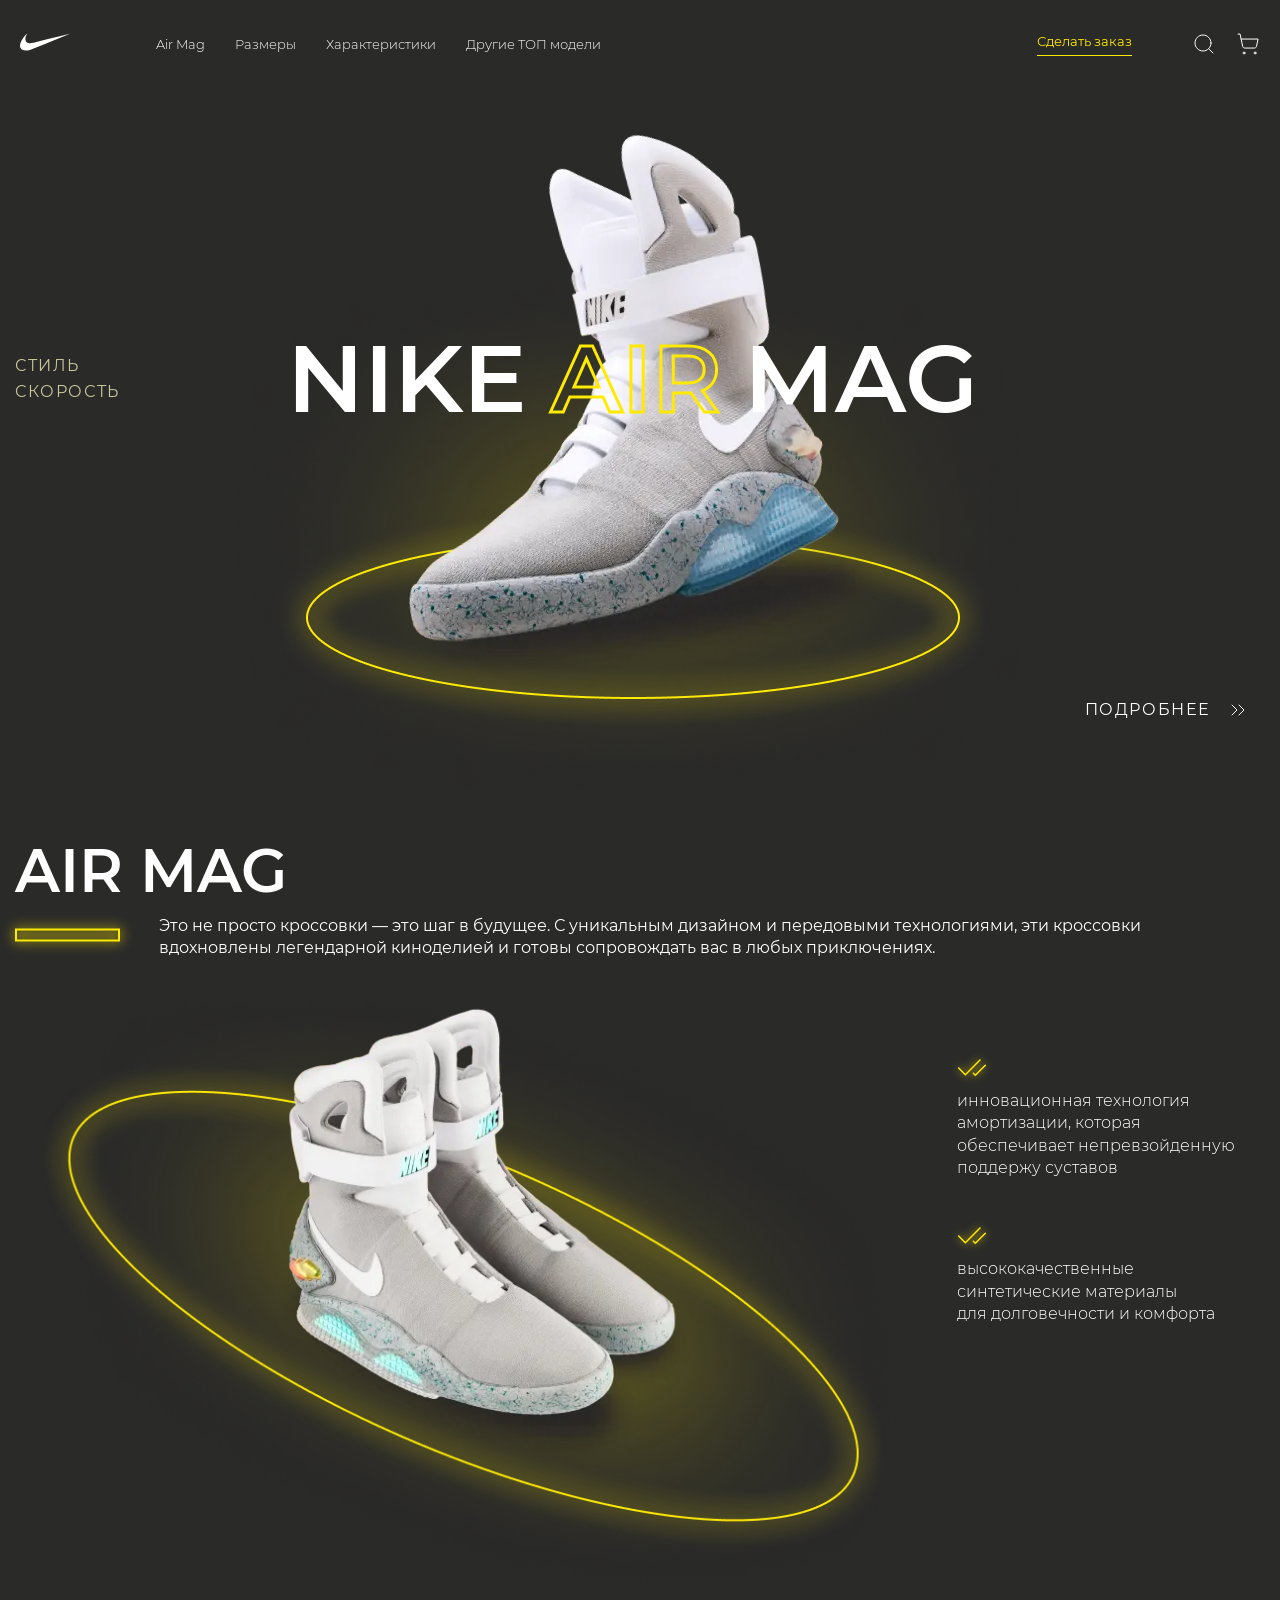
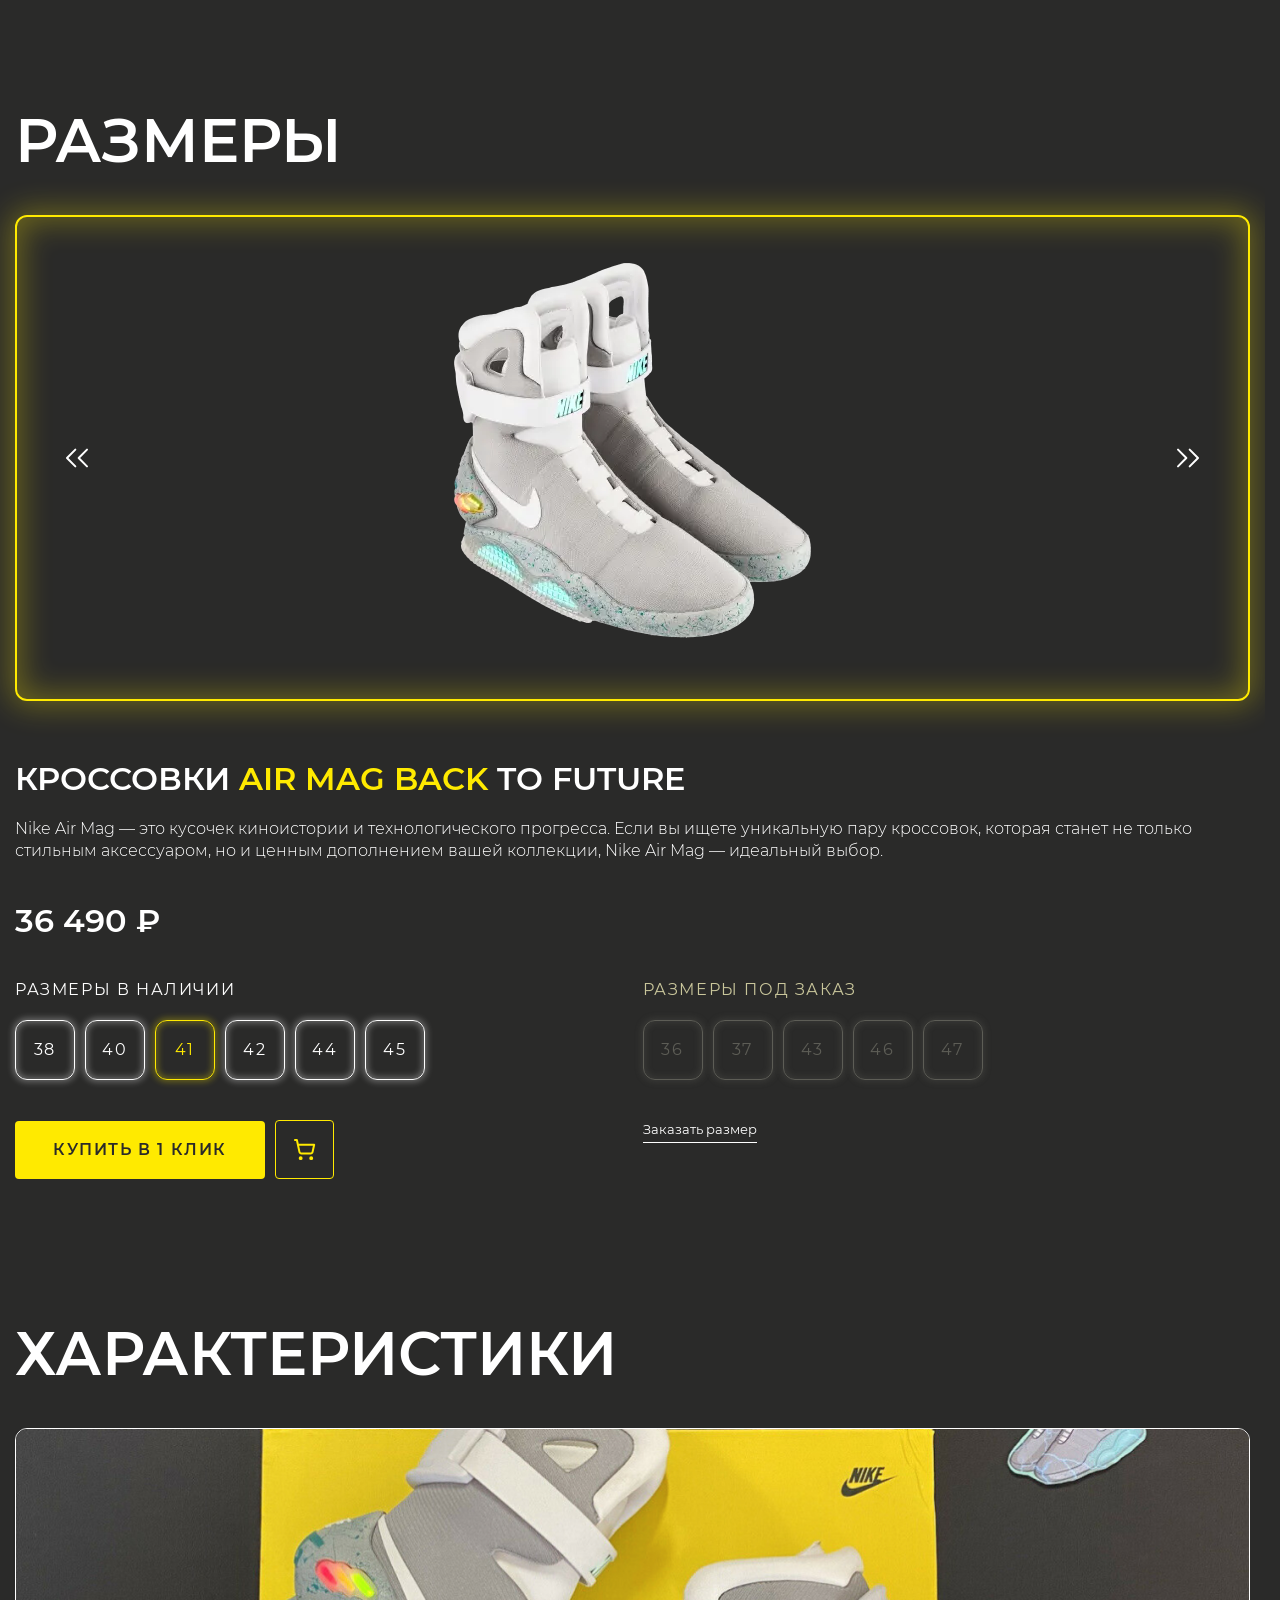
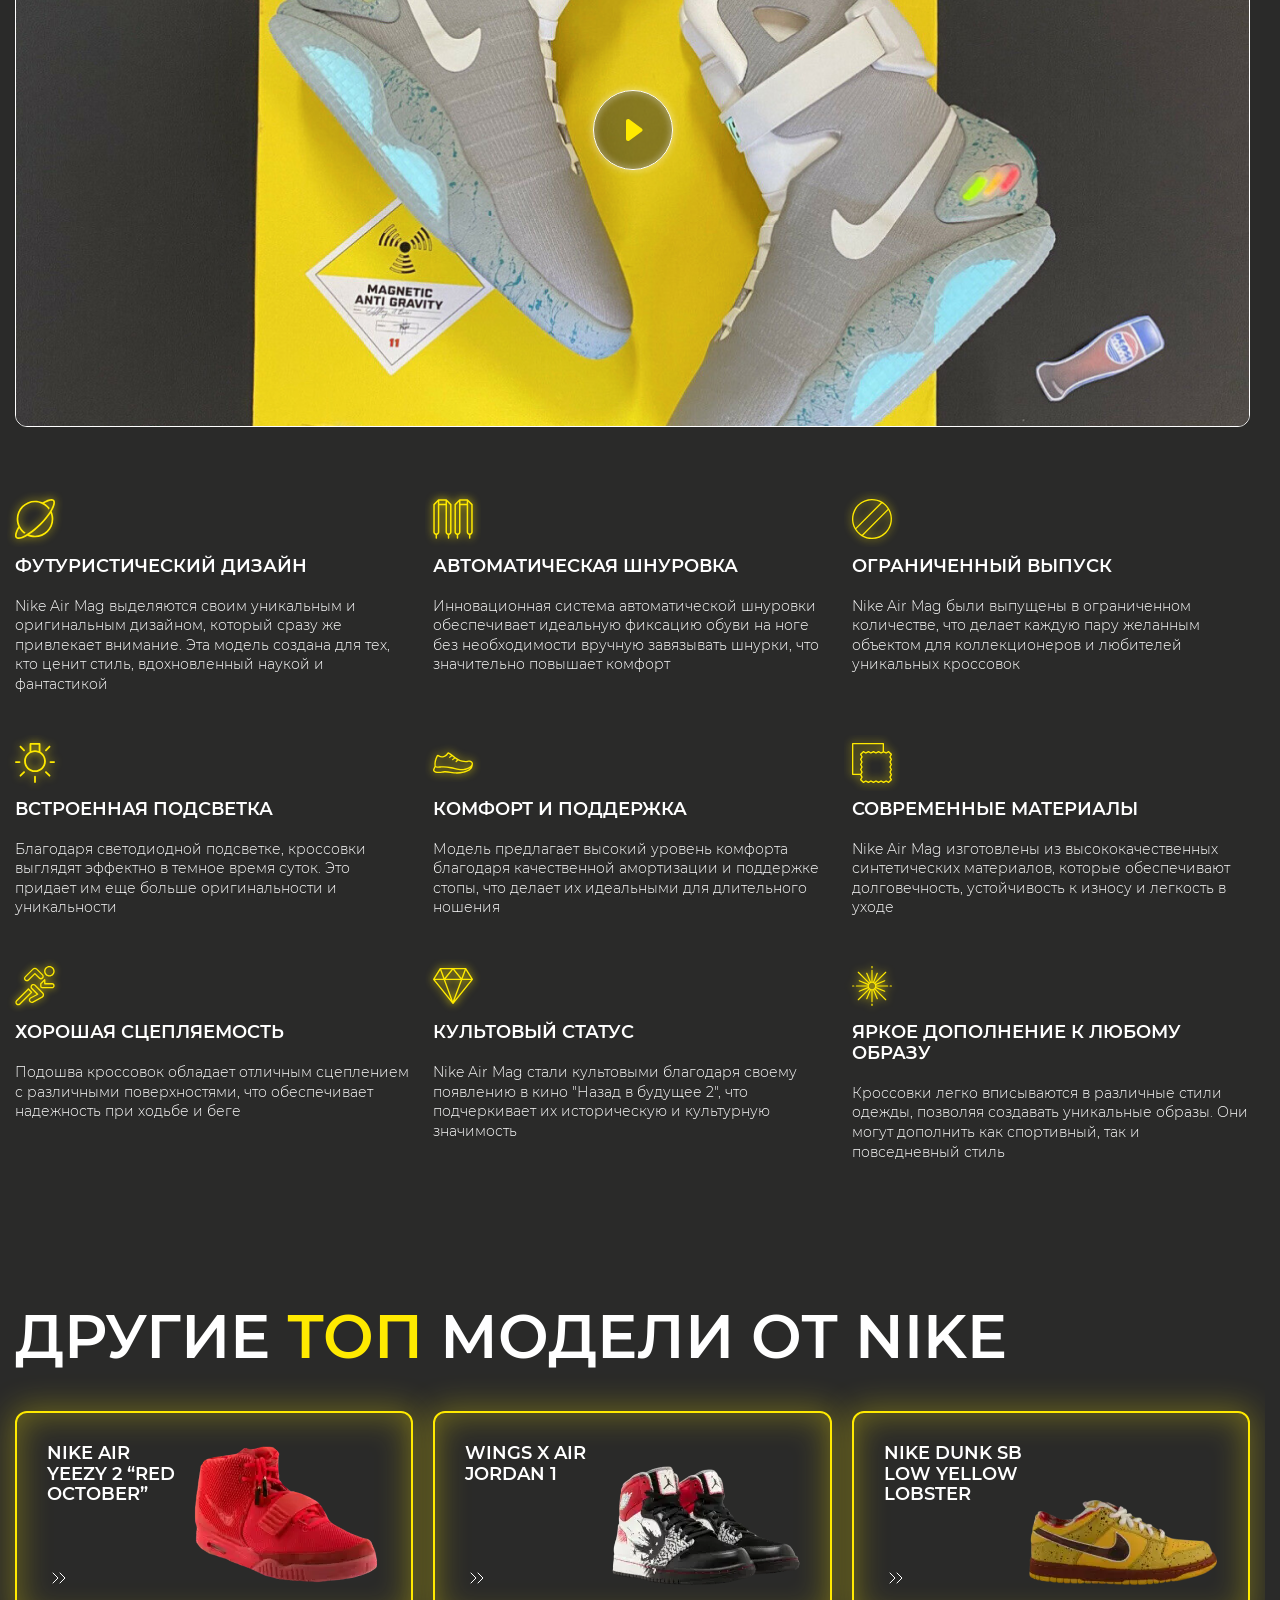
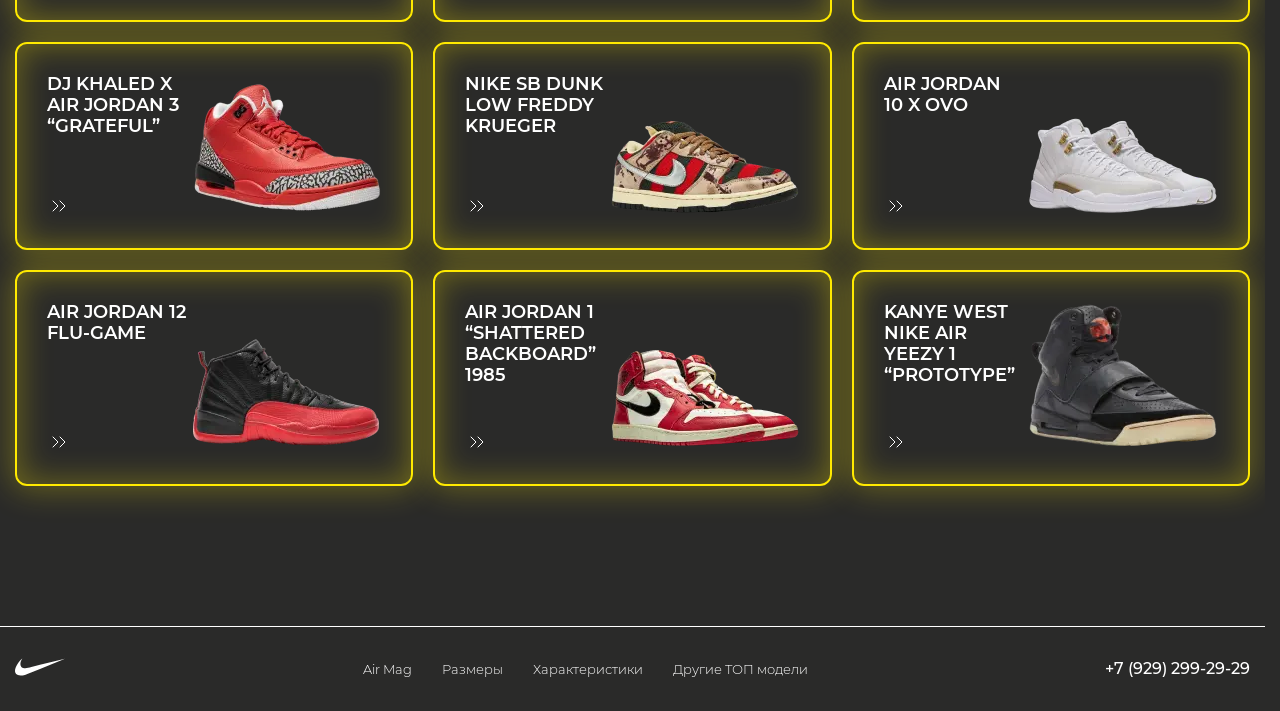
<file: lesson20/index.html>
<!DOCTYPE html>
<html class="page" lang="ru">
	<head>
		<meta charset="UTF-8" />
		<meta name="viewport" content="width=device-width, initial-scale=1.0" />
		<link rel="stylesheet" href="./css/index.css" />
		<link
			rel="stylesheet"
			href="https://cdn.jsdelivr.net/npm/swiper@11/swiper-bundle.min.css"
		/>
		<link
			rel="shortcut icon"
			href="./icons/nike-favicon-48x48.ico"
			type="image/x-icon"
		/>
		<script
			src="https://cdn.jsdelivr.net/npm/swiper@11/swiper-bundle.min.js"
			defer
		></script>
		<script src="./js/fslightbox.js" type="module"></script>
		<script src="./js/index.js" type="module"></script>
		<title>Nike Air Mag</title>
	</head>
	<body class="page__body">
		<header class="header">
			<div class="container header__container">
				<a class="logo header__logo" href="#">
					<img
						class="logo__img"
						src="./icons/logo-icon.svg"
						width="50"
						height="20"
						alt="Логотип Nike"
					/>
				</a>
				<nav
					class="menu header__menu"
					id="header__menu"
					aria-label="Главное меню"
				>
					<ul class="menu__list">
						<li class="menu__item">
							<a class="menu__link" href="#air-mag" lang="en">Air Mag</a>
						</li>
						<li class="menu__item">
							<a class="menu__link" href="#sizes">Размеры</a>
						</li>
						<li class="menu__item">
							<a class="menu__link" href="#characteristics">Характеристики</a>
						</li>
						<li class="menu__item">
							<a class="menu__link" href="#top-models">Другие ТОП модели</a>
						</li>
					</ul>
				</nav>
				<div class="header__controls">
					<a class="header__order" href="#">Сделать заказ</a>
					<div class="header__actions">
						<button
							class="header__actions-button"
							title="Поиск"
							aria-label="Поиск"
						>
							<svg width="24" height="24">
								<use
									class="header__actions-icon"
									href="./icons/sprite.svg#search"
								></use>
							</svg>
						</button>
						<button
							class="header__actions-button"
							title="Корзина"
							aria-label="Корзина"
						>
							<svg width="24" height="24">
								<use
									class="header__actions-icon"
									href="./icons/sprite.svg#cart"
								></use>
							</svg>
						</button>
						<button
							class="header__burger burger"
							aria-label="Открыть меню"
							aria-expanded="false"
							aria-controls="header__menu"
						>
							<svg width="24" height="24">
								<use
									class="burger__icon-menu"
									href="./icons/sprite.svg#burger"
								></use>
								<use
									class="burger__icon-cross"
									href="./icons/sprite.svg#cross"
								></use>
							</svg>
						</button>
					</div>
				</div>
			</div>
		</header>
		<main class="main">
			<section class="hero">
				<div class="container hero__container">
					<header class="hero__header">
						<ul class="hero__benefits-list">
							<li class="hero__benefits-item">стиль</li>
							<li class="hero__benefits-item">скорость</li>
						</ul>
						<h1 class="hero__title">
							Nike <span class="hero__title-accent">air</span> mag
						</h1>
					</header>
					<picture>
						<source srcset="./images/nike-air-mag-1.webp" type="image/webp" />
						<img
							class="hero__img"
							src="./images/nike-air-mag-1.png"
							width="846"
							height="713"
							alt="Кроссовок Nike Air Mag с желтым кольцом под подошвой"
						/>
					</picture>
					<footer class="hero__footer">
						<a class="hero__details" href="#">
							Подробнее
							<svg width="24" height="24">
								<use
									class="hero__details-icon"
									href="./icons/main-sprite.svg#arrow-right"
								></use>
							</svg>
						</a>
					</footer>
				</div>
			</section>
			<section id="air-mag" class="air-mag">
				<div class="container">
					<h2 class="air-mag__title title-md">Air Mag</h2>
					<p class="air-mag__description text-regular">
						Это не просто кроссовки — это шаг в будущее. С уникальным дизайном и
						передовыми технологиями, эти кроссовки вдохновлены легендарной
						киноделией и готовы сопровождать вас в любых приключениях.
					</p>
					<div class="air-mag__info-wrapper">
						<picture>
							<source srcset="./images/nike-air-mag-2.webp" type="image/webp" />
							<img
								class="air-mag__img"
								src="./images/nike-air-mag-2.png"
								width="911"
								height="635"
								loading="lazy"
								alt="Кроссовки Nike Air Mag с желтым кольцом вокруг"
							/>
						</picture>
						<ul class="air-mag__info-list text-light">
							<li class="air-mag__info-item">
								инновационная технология амортизации, которая обеспечивает
								непревзойденную поддержу суставов
							</li>
							<li class="air-mag__info-item">
								высококачественные синтетические материалы для долговечности
								и комфорта
							</li>
						</ul>
					</div>
				</div>
			</section>
			<section id="sizes" class="sizes section">
				<div class="container">
					<h2 class="sizes__title title-md section-title">Размеры</h2>
					<section class="product">
						<div class="product__slider-wrapper">
							<button
								class="product__slider-button product__slider-button--prev"
								aria-label="Предыдущий слайд"
							>
								<svg width="40" height="40">
									<use
										class="product__slider-button-icon"
										href="./icons/main-sprite.svg#double-arrow"
									></use>
								</svg>
							</button>
							<div class="swiper product__slider">
								<div class="swiper-wrapper">
									<div class="swiper-slide">
										<div class="product__slide-inner">
											<picture>
												<source
													srcset="
														./images/product-slides/nike-air-mag-slide-1.webp
													"
												/>
												<img
													src="./images/product-slides/nike-air-mag-slide-1.png"
													class="product__slide-img"
													width="357"
													height="375"
													alt="Кроссовки Nike Air Mag, вид спереди"
												/>
											</picture>
										</div>
									</div>
									<div class="swiper-slide">
										<div class="product__slide-inner">
											<picture>
												<source
													srcset="
														./images/product-slides/nike-air-mag-slide-2.webp
													"
												/>
												<img
													src="./images/product-slides/nike-air-mag-slide-2.png"
													class="product__slide-img"
													width="408"
													height="375"
													alt="Кроссовки Nike Air Mag, вид сзади"
												/>
											</picture>
										</div>
									</div>
									<div class="swiper-slide">
										<div class="product__slide-inner">
											<picture>
												<source
													srcset="
														./images/product-slides/nike-air-mag-slide-3.webp
													"
												/>
												<img
													src="./images/product-slides/nike-air-mag-slide-3.png"
													class="product__slide-img"
													width="442"
													height="375"
													alt="Кроссовки Nike Air Mag, вид сбоку"
												/>
											</picture>
										</div>
									</div>
								</div>
							</div>
							<button
								class="product__slider-button product__slider-button--next"
								aria-label="Следующий слайд"
							>
								<svg width="40" height="40">
									<use
										class="product__slider-button-icon"
										href="./icons/main-sprite.svg#double-arrow"
									></use>
								</svg>
							</button>
						</div>
						<h3 class="product__title title-sm">
							Кроссовки
							<strong class="product__title-accent">Air Mag Back</strong> To
							Future
						</h3>
						<p class="product__description text-light">
							Nike Air Mag — это кусочек киноистории и технологического
							прогресса. Если вы ищете уникальную пару кроссовок, которая станет
							не только стильным аксессуаром, но и ценным дополнением вашей
							коллекции, Nike Air Mag — идеальный выбор.
						</p>
						<p class="product__price title-sm">36 490 ₽</p>
						<div class="product__sizes-wrapper">
							<section class="product__sizes">
								<h4 class="product__sizes-title product__sizes-title--in-stock">
									Размеры в наличии
								</h4>
								<div class="product__sizes-list" data-sizes="list">
									<button
										class="product__sizes-button"
										aria-label="Выбрать размер"
										title="Выбрать размер"
										data-sizes="button"
									>
										38
									</button>
									<button
										class="product__sizes-button"
										aria-label="Выбрать размер"
										title="Выбрать размер"
										data-sizes="button"
									>
										40
									</button>
									<button
										class="product__sizes-button product__sizes-button--active"
										aria-label="Выбрать размер"
										title="Выбрать размер"
										data-sizes="button"
									>
										41
									</button>
									<button
										class="product__sizes-button"
										aria-label="Выбрать размер"
										title="Выбрать размер"
										data-sizes="button"
									>
										42
									</button>
									<button
										class="product__sizes-button"
										aria-label="Выбрать размер"
										title="Выбрать размер"
										data-sizes="button"
									>
										44
									</button>
									<button
										class="product__sizes-button"
										aria-label="Выбрать размер"
										title="Выбрать размер"
										data-sizes="button"
									>
										45
									</button>
								</div>
								<div class="product__buy-wrapper">
									<button
										class="product__buy-button"
										data-modal-button="buy"
										data-modal-speed="300"
									>
										Купить в 1 клик
									</button>
									<button
										class="product__cart-button"
										aria-label="Добавить в корзину"
										title="Добавить в корзину"
									>
										<img
											src="./icons/cart-icon.svg"
											width="23"
											height="23"
											loading="lazy"
											alt="Корзина"
										/>
									</button>
								</div>
							</section>
							<section class="product__sizes">
								<h4 class="product__sizes-title product__sizes-title--to-order">
									Размеры под заказ
								</h4>
								<div class="product__sizes-list">
									<button class="product__sizes-button" disabled>36</button>
									<button class="product__sizes-button" disabled>37</button>
									<button class="product__sizes-button" disabled>43</button>
									<button class="product__sizes-button" disabled>46</button>
									<button class="product__sizes-button" disabled>47</button>
								</div>
								<a class="product__sizes-order-link" href="#">
									Заказать размер
								</a>
							</section>
						</div>
					</section>
				</div>
			</section>
			<section id="characteristics" class="characteristics section">
				<div class="container">
					<h2 class="characteristics__title title-md section-title">
						Характеристики
					</h2>
					<div class="characteristics__video">
						<picture>
							<source
								srcset="./images/characteristics-video-preview.webp"
								type="image/webp"
							/>
							<img
								class="characteristics__video-preview"
								src="./images/characteristics-video-preview.jpg"
								width="1240"
								height="600"
								loading="lazy"
								alt="Кроссовки Nike Air Mag лежат на жёлтой коробке"
							/>
						</picture>
						<a
							class="characteristics__video-play-link"
							href="https://www.youtube.com/watch?v=VRGdQaE6gMY"
							title="Запустить видео"
							data-fslightbox
						>
							<img
								class="characteristics__video-play-icon"
								src="./icons/play-icon.svg"
								width="17"
								height="24"
								alt="Запустить видео"
							/>
						</a>
					</div>
					<div class="characteristics__list">
						<article class="characteristics__card">
							<svg class="characteristics__card-icon" width="56" height="56">
								<use href="./icons/characteristics-sprite.svg#planet"></use>
							</svg>
							<h3 class="characteristics__card-title title-xs">
								Футуристический дизайн
							</h3>
							<p class="characteristics__card-description">
								Nike Air Mag выделяются своим уникальным и оригинальным
								дизайном, который сразу же привлекает внимание. Эта модель
								создана для тех, кто ценит стиль, вдохновленный наукой и
								фантастикой
							</p>
						</article>
						<article class="characteristics__card">
							<svg class="characteristics__card-icon" width="56" height="56">
								<use href="./icons/characteristics-sprite.svg#laces"></use>
							</svg>
							<h3 class="characteristics__card-title title-xs">
								Автоматическая шнуровка
							</h3>
							<p class="characteristics__card-description">
								Инновационная система автоматической шнуровки обеспечивает
								идеальную фиксацию обуви на ноге без необходимости вручную
								завязывать шнурки, что значительно повышает комфорт
							</p>
						</article>
						<article class="characteristics__card">
							<svg class="characteristics__card-icon" width="56" height="56">
								<use href="./icons/characteristics-sprite.svg#block"></use>
							</svg>
							<h3 class="characteristics__card-title title-xs">
								Ограниченный выпуск
							</h3>
							<p class="characteristics__card-description">
								Nike Air Mag были выпущены в ограниченном количестве, что делает
								каждую пару желанным объектом для коллекционеров и любителей
								уникальных кроссовок
							</p>
						</article>
						<article class="characteristics__card">
							<svg class="characteristics__card-icon" width="56" height="56">
								<use href="./icons/characteristics-sprite.svg#bulb"></use>
							</svg>
							<h3 class="characteristics__card-title title-xs">
								Встроенная подсветка
							</h3>
							<p class="characteristics__card-description">
								Благодаря светодиодной подсветке, кроссовки выглядят эффектно в
								темное время суток. Это придает им еще больше оригинальности и
								уникальности
							</p>
						</article>
						<article class="characteristics__card">
							<svg class="characteristics__card-icon" width="56" height="56">
								<use href="./icons/characteristics-sprite.svg#sneakers"></use>
							</svg>
							<h3 class="characteristics__card-title title-xs">
								Комфорт и поддержка
							</h3>
							<p class="characteristics__card-description">
								Модель предлагает высокий уровень комфорта благодаря
								качественной амортизации и поддержке стопы, что делает их
								идеальными для длительного ношения
							</p>
						</article>
						<article class="characteristics__card">
							<svg class="characteristics__card-icon" width="56" height="56">
								<use href="./icons/characteristics-sprite.svg#materials"></use>
							</svg>
							<h3 class="characteristics__card-title title-xs">
								Современные материалы
							</h3>
							<p class="characteristics__card-description">
								Nike Air Mag изготовлены из высококачественных синтетических
								материалов, которые обеспечивают долговечность, устойчивость к
								износу и легкость в уходе
							</p>
						</article>
						<article class="characteristics__card">
							<svg class="characteristics__card-icon" width="56" height="56">
								<use href="./icons/characteristics-sprite.svg#runner"></use>
							</svg>
							<h3 class="characteristics__card-title title-xs">
								Хорошая сцепляемость
							</h3>
							<p class="characteristics__card-description">
								Подошва кроссовок обладает отличным сцеплением с различными
								поверхностями, что обеспечивает надежность при ходьбе и беге
							</p>
						</article>
						<article class="characteristics__card">
							<svg class="characteristics__card-icon" width="56" height="56">
								<use href="./icons/characteristics-sprite.svg#diamond"></use>
							</svg>
							<h3 class="characteristics__card-title title-xs">
								Культовый статус
							</h3>
							<p class="characteristics__card-description">
								Nike Air Mag стали культовыми благодаря своему появлению в кино
								"Назад в будущее 2", что подчеркивает их историческую и
								культурную значимость
							</p>
						</article>
						<article class="characteristics__card">
							<svg class="characteristics__card-icon" width="56" height="56">
								<use href="./icons/characteristics-sprite.svg#firework"></use>
							</svg>
							<h3 class="characteristics__card-title title-xs">
								Яркое дополнение к любому образу
							</h3>
							<p class="characteristics__card-description">
								Кроссовки легко вписываются в различные стили одежды, позволяя
								создавать уникальные образы. Они могут дополнить как спортивный,
								так и повседневный стиль
							</p>
						</article>
					</div>
				</div>
			</section>
			<section id="top-models" class="top-models section">
				<div class="container">
					<h2 class="top-models__title title-md section-title">
						Другие <span class="top-models__title-accent">Топ</span> модели от
						Nike
					</h2>
					<div class="top-models__products">
						<article class="top-models__product">
							<a class="top-models__product-link" href="#">
								<div class="top-models__product-content">
									<h3 class="top-models__product-title title-xs">
										Nike Air Yeezy 2 “Red October”
									</h3>
									<svg width="24" height="24">
										<use
											class="top-models__product-icon"
											href="./icons/main-sprite.svg#arrow-right"
										></use>
									</svg>
								</div>
								<picture class="top-models__product-img-wrapper">
									<source
										srcset="./images/top-models/top-model-1.webp"
										type="image/webp"
									/>
									<img
										class="top-models__product-img"
										src="./images/top-models/top-model-1.png"
										width="190"
										height="143"
										loading="lazy"
										alt="Кроссовки Nike Air Yeezy 2 “Red October”"
									/>
								</picture>
							</a>
						</article>
						<article class="top-models__product">
							<a class="top-models__product-link" href="#">
								<div class="top-models__product-content">
									<h3 class="top-models__product-title title-xs">
										Wings x Air Jordan 1
									</h3>
									<svg width="24" height="24">
										<use
											class="top-models__product-icon"
											href="./icons/main-sprite.svg#arrow-right"
										></use>
									</svg>
								</div>
								<picture class="top-models__product-img-wrapper">
									<source
										srcset="./images/top-models/top-model-2.webp"
										type="image/webp"
									/>
									<img
										class="top-models__product-img"
										src="./images/top-models/top-model-2.png"
										width="190"
										height="120"
										loading="lazy"
										alt="Кроссовки Wings x Air Jordan 1"
									/>
								</picture>
							</a>
						</article>
						<article class="top-models__product">
							<a class="top-models__product-link" href="#">
								<div class="top-models__product-content">
									<h3 class="top-models__product-title title-xs">
										Nike Dunk SB Low Yellow Lobster
									</h3>
									<svg width="24" height="24">
										<use
											class="top-models__product-icon"
											href="./icons/main-sprite.svg#arrow-right"
										></use>
									</svg>
								</div>
								<picture class="top-models__product-img-wrapper">
									<source
										srcset="./images/top-models/top-model-3.webp"
										type="image/webp"
									/>
									<img
										class="top-models__product-img"
										src="./images/top-models/top-model-3.png"
										width="190"
										height="88"
										loading="lazy"
										alt="Кроссовки Nike Dunk SB Low Yellow Lobster"
									/>
								</picture>
							</a>
						</article>
						<article class="top-models__product">
							<a class="top-models__product-link" href="#">
								<div class="top-models__product-content">
									<h3 class="top-models__product-title title-xs">
										DJ Khaled x Air Jordan 3 “Grateful”
									</h3>
									<svg width="24" height="24">
										<use
											class="top-models__product-icon"
											href="./icons/main-sprite.svg#arrow-right"
										></use>
									</svg>
								</div>
								<picture class="top-models__product-img-wrapper">
									<source
										srcset="./images/top-models/top-model-4.webp"
										type="image/webp"
									/>
									<img
										class="top-models__product-img"
										src="./images/top-models/top-model-4.png"
										width="190"
										height="136"
										loading="lazy"
										alt="Кроссовки DJ Khaled x Air Jordan 3 “Grateful”"
									/>
								</picture>
							</a>
						</article>
						<article class="top-models__product">
							<a class="top-models__product-link" href="#">
								<div class="top-models__product-content">
									<h3 class="top-models__product-title title-xs">
										Nike SB Dunk Low Freddy Krueger
									</h3>
									<svg width="24" height="24">
										<use
											class="top-models__product-icon"
											href="./icons/main-sprite.svg#arrow-right"
										></use>
									</svg>
								</div>
								<picture class="top-models__product-img-wrapper">
									<source
										srcset="./images/top-models/top-model-5.webp"
										type="image/webp"
									/>
									<img
										class="top-models__product-img"
										src="./images/top-models/top-model-5.png"
										width="190"
										height="94"
										loading="lazy"
										alt="Кроссовки Nike SB Dunk Low Freddy Krueger"
									/>
								</picture>
							</a>
						</article>
						<article class="top-models__product">
							<a class="top-models__product-link" href="#">
								<div class="top-models__product-content">
									<h3 class="top-models__product-title title-xs">
										Air Jordan 10 x OVO
									</h3>
									<svg width="24" height="24">
										<use
											class="top-models__product-icon"
											href="./icons/main-sprite.svg#arrow-right"
										></use>
									</svg>
								</div>
								<picture class="top-models__product-img-wrapper">
									<source
										srcset="./images/top-models/top-model-6.webp"
										type="image/webp"
									/>
									<img
										class="top-models__product-img"
										src="./images/top-models/top-model-6.png"
										width="190"
										height="97"
										loading="lazy"
										alt="Кроссовки Air Jordan 10 x OVO"
									/>
								</picture>
							</a>
						</article>
						<article class="top-models__product">
							<a class="top-models__product-link" href="#">
								<div class="top-models__product-content">
									<h3 class="top-models__product-title title-xs">
										Air Jordan 12 Flu-Game
									</h3>
									<svg width="24" height="24">
										<use
											class="top-models__product-icon"
											href="./icons/main-sprite.svg#arrow-right"
										></use>
									</svg>
								</div>
								<picture class="top-models__product-img-wrapper">
									<source
										srcset="./images/top-models/top-model-7.webp"
										type="image/webp"
									/>
									<img
										class="top-models__product-img"
										src="./images/top-models/top-model-7.png"
										width="190"
										height="111"
										loading="lazy"
										alt="Кроссовки Air Jordan 12 Flu-Game"
									/>
								</picture>
							</a>
						</article>
						<article class="top-models__product">
							<a class="top-models__product-link" href="#">
								<div class="top-models__product-content">
									<h3 class="top-models__product-title title-xs">
										Air Jordan 1 “Shattered Backboard” 1985
									</h3>
									<svg width="24" height="24">
										<use
											class="top-models__product-icon"
											href="./icons/main-sprite.svg#arrow-right"
										></use>
									</svg>
								</div>
								<picture class="top-models__product-img-wrapper">
									<source
										srcset="./images/top-models/top-model-8.webp"
										type="image/webp"
									/>
									<img
										class="top-models__product-img"
										src="./images/top-models/top-model-8.png"
										width="190"
										height="101"
										loading="lazy"
										alt="Кроссовки Air Jordan 1 “Shattered Backboard” 1985"
									/>
								</picture>
							</a>
						</article>
						<article class="top-models__product">
							<a class="top-models__product-link" href="#">
								<div class="top-models__product-content">
									<h3 class="top-models__product-title title-xs">
										Kanye West Nike Air Yeezy 1 “Prototype”
									</h3>
									<svg width="24" height="24">
										<use
											class="top-models__product-icon"
											href="./icons/main-sprite.svg#arrow-right"
										></use>
									</svg>
								</div>
								<picture class="top-models__product-img-wrapper">
									<source
										srcset="./images/top-models/top-model-9.webp"
										type="image/webp"
									/>
									<img
										class="top-models__product-img"
										src="./images/top-models/top-model-9.png"
										width="190"
										height="147"
										loading="lazy"
										alt="Кроссовки Kanye West Nike Air Yeezy 1 “Prototype”"
									/>
								</picture>
							</a>
						</article>
					</div>
				</div>
			</section>
		</main>
		<footer class="footer">
			<div class="container footer__container">
				<a class="logo footer__logo" href="#">
					<img
						class="logo__img"
						src="./icons/logo-icon.svg"
						width="50"
						height="20"
						alt="Логотип Nike"
					/>
				</a>
				<nav class="menu footer__menu" aria-label="Главное меню">
					<ul class="menu__list">
						<li class="menu__item">
							<a class="menu__link" href="#air-mag" lang="en">Air Mag</a>
						</li>
						<li class="menu__item">
							<a class="menu__link" href="#sizes">Размеры</a>
						</li>
						<li class="menu__item">
							<a class="menu__link" href="#characteristics">Характеристики</a>
						</li>
						<li class="menu__item">
							<a class="menu__link" href="#top-models">Другие ТОП модели</a>
						</li>
					</ul>
				</nav>
				<a class="footer__phone" href="tel:+79292992929">+7 (929) 299-29-29</a>
			</div>
		</footer>
		<div class="modal">
			<div class="modal__window modal-buy" data-modal-window="buy">
				<button
					class="modal__close"
					aria-label="Закрыть"
					title="Закрыть"
					data-modal-close
				>
					<svg width="24" height="24">
						<use href="./icons/sprite.svg#cross"></use>
					</svg>
				</button>
				<div class="modal__content modal-buy__content">
					<h3 class="modal-buy__title title-sm">Заявка на заказ</h3>
					<form class="modal-buy__form">
						<label class="modal-buy__label">
							<input
								class="modal-buy__input"
								type="text"
								placeholder="Ваше имя"
								name="name"
								required
							/>
						</label>
						<label class="modal-buy__label">
							<input
								class="modal-buy__input"
								type="tel"
								placeholder="Номер телефона"
								name="phone"
								required
							/>
						</label>
						<label class="modal-buy__label">
							<input
								class="modal-buy__input"
								type="email"
								placeholder="E-mail"
								name="email"
								required
							/>
						</label>
						<button class="modal-buy__submit">Отправить</button>
					</form>
				</div>
			</div>
		</div>
	</body>
</html>
</file>
<file: src/style.css>
*{padding: 0;margin: 0;border: 0;}
*,*:before,*:after{-webkit-box-sizing: border-box;box-sizing: border-box;}
:focus,:active{outline: none;}
a:focus,a:active{outline: none;}
nav,footer,header,aside{display: block;}
html,body{
    height:100%;width:100%;
    font-size:100%;line-height:1;-ms-text-size-adjust:100%;-moz-text-size-adjust:100%;-webkit-text-size-adjust:100%;}
input,button,textarea{font-family:inherit;}
input::-ms-clear{display: none;}
button{cursor: pointer;}
button::-moz-focus-inner{padding:0;border:0;}
a,a:visited{text-decoration: none;}
a:hover{text-decoration: none;}
ul li{list-style: none;}
img{vertical-align: top;}
h1,h2,h3,h4,h5,h6{font-size:inherit;font-weight: inherit;}
a{color:inherit;}



body {
    font-family: "Montserrat",SansSerif;
    color: black;
}

body.overflow {
    overflow: hidden;
}



.layout {
    display: -webkit-box;
    display: -ms-flexbox;
    display: flex;
    min-height: 100vh;
}

.sidebar {
    padding: 40px 24px 40px 0;
    -ms-flex-negative: 0;
    flex-shrink: 0;
    background-color: white;
}



.content {
    -webkit-box-flex: 1;
    -ms-flex-positive: 1;
    flex-grow: 1;
    background-color: #F4F4F4;
}

.container {
    display: -webkit-box;
    display: -ms-flexbox;
    display: flex;
    -webkit-box-orient: vertical;
    -webkit-box-direction: normal;
    -ms-flex-direction: column;
    flex-direction: column;
    -webkit-box-pack: center;
    -ms-flex-pack: center;
    justify-content: center;
    -webkit-box-align: center;
    -ms-flex-align: center;
    align-items: center;
    padding: 150px 60px 80px 60px;
}


.logo {
    margin-left: 60px;
    margin-bottom: 60px;
}

.sidebar__user {
    background-color: #F4F4F4;
    padding: 20px 30px;
    margin-left: 60px;
    margin-bottom: 100px;
    border-radius: 8px;
    border: 1px solid #DADEC9;
}

.sidebar__name {
    color:#161814;
    font-size: 18px;
    font-weight: 500;
    margin-bottom: 6px;
}

.sidebar__text {
    color: #AFB1A7;
    font-size: 13px;
    font-weight: 400;
    line-height: 130%; /* 16.9px */
}

.sidebar__item {
    width: 372px;
}

.sidebar__button {
    display: -webkit-box;
    display: -ms-flexbox;
    display: flex;
    -webkit-box-align: center;
    -ms-flex-align: center;
    align-items: center;
    gap: 10px;
    padding: 20px 60px;
    margin-bottom: 12px;
    border-radius: 0px 100px 100px 0px;
    -webkit-transition: all .5s;
    -o-transition: all .5s;
    transition: all .5s;
    cursor: pointer;
    width: 90%;
    color:#161814;
    font-size: 16px;
    font-weight: 500;
}

.sidebar__button.active , .sidebar__button:hover {
    width: 100%;
    background-color: #DAF765;
}


.content__title {
    color: #161814;
    font-size: 48px;
    font-weight: 700;
    margin-bottom: 40px;
}

.content__list {
    display: -webkit-box;
    display: -ms-flexbox;
    display: flex;
    -webkit-box-align: center;
    -ms-flex-align: center;
    align-items: center;
    -ms-flex-wrap: wrap;
    flex-wrap: wrap;
    gap: 20px;
}



.content__list-item  {
    cursor: pointer;
    padding: 12px 18px;
    background-color: #fff;
    border-radius: 10px;
    border: 1px solid #DADEC9;
    -webkit-transition: all .3s;
    -o-transition: all .3s;
    transition: all .3s;
}

.content__list-item:hover,.content__list-diplom:hover {
    background-color: #AFB1A7;
}

li a {
    padding: 12px 18px;

}


.content__list-diplom {
    -webkit-transition: all .3s;
    -o-transition: all .3s;
    transition: all .3s;
    display: inline-block;
    padding: 12px 18px;
    background-color: #fff;
    border-radius: 10px;
    border: 1px solid #DADEC9;
}

.content__decor {
    display: -webkit-box;
    display: -ms-flexbox;
    display: flex;
    -webkit-box-align: center;
    -ms-flex-align: center;
    align-items: center;
}

.content__decor-text {
    color:#BEDD44;
    font-size: 36px;
    font-weight: 700;
    line-height: 110%; /* 39.6px */
}

.content__block {
    max-width: 1200px;
}

.content__block.hidden {
    display: none;
}

.content__decor-img img{
    width: 100%;
}

.burger {
    display: none;
    padding: 5px;
    position: fixed;
    top: 3%;
    right: 7%;
    width: 40px;
    height: 40px;
    background-color: #161814;
    border-radius: 50%;
    z-index: 10;
    border: 1px solid #DAF765;
}

@media (max-width: 768px) {
    .burger {
        display: block;
    }

    .sidebar {
        -webkit-transition: all .3s;
        -o-transition: all .3s;
        transition: all .3s;
        -webkit-transform: translateX(-100%);
        -ms-transform: translateX(-100%);
        transform: translateX(-100%);
        position: fixed;
        top: 0;
        left: 0;
        bottom: 0;
        z-index: 5;
    }

    .sidebar.show {
        -webkit-transform: translateX(0%);
        -ms-transform: translateX(0%);
        transform: translateX(0%);
    }

    .overlay {
        opacity: 0;
        pointer-events: none;
        -webkit-transition: all .3s;
        -o-transition: all .3s;
        transition: all .3s;
        position: absolute;
        top: 0;
        right: 0;
        left: 0;
        bottom: 0;
        z-index: 3;
        background-color: #000000e0;
    }

    .overlay.show {
        opacity: 1;
        pointer-events: all;
    }

    .container {
        padding: 40px 20px;
        min-height: 100%;
    }

    .content__decor {
        margin-top: 20px;
        -webkit-box-orient: vertical;
        -webkit-box-direction: normal;
        -ms-flex-direction: column;
        flex-direction: column;
    }
}

@media (max-width: 400px) {
    .sidebar__user {
        margin-left: 0;
    }
}
</file>
<file: lesson10/css/fonts.css>
@font-face {
  font-family: "Ubuntu";
  src: local("Ubuntu"), url("../fonts/UbuntuLight.woff2") format("woff2");
  font-weight: 300;
  font-style: normal;
  font-display: swap;
}

@font-face {
  font-family: "Ubuntu";
  src: local("Ubuntu"), url("../fonts/UbuntuRegular.woff2") format("woff2");
  font-weight: 400;
  font-style: normal;
  font-display: swap;
}

@font-face {
  font-family: "Ubuntu";
  src: local("Ubuntu"), url("../fonts/UbuntuMedium.woff2") format("woff2");
  font-weight: 500;
  font-style: normal;
  font-display: swap;
}

@font-face {
  font-family: "Oswald";
  src: local("Oswald"), url("../fonts/OswaldMedium.woff2") format("woff2");
  font-weight: 500;
  font-style: normal;
  font-display: swap;
}

@font-face {
  font-family: "Oswald";
  src: local("Oswald"), url("../fonts/OswaldSemiBold.woff2") format("woff2");
  font-weight: 600;
  font-style: normal;
  font-display: swap;
}
</file>
<file: lesson10/css/globals.css>
html {
  font-family: Ubuntu, sans-serif;
  font-weight: 400;
}

*,
*::before,
*::after {
  box-sizing: border-box;
}

body {
  display: flex;
  flex-direction: column;
  min-height: 100vh;
}

h1,
h2,
h3,
h4,
h5,
h6,
p {
  margin: 0;
}

a {
  text-decoration: none;
}

.container {
  max-width: 1250px;
  margin: 0 auto;
  padding: 0 15px;
}

.text {
  font-weight: 400;
  font-size: 16px;
  line-height: 130%;
  color: #535755;
}

.button {
  display: inline-block;
  padding: 19px 32px;
  font-weight: 500;
  font-size: 15px;
  line-height: 130%;
  letter-spacing: 0.02em;
  text-transform: uppercase;
  text-align: center;
  color: #fff;
  background-color: #3596ed;
  transition: opacity 0.2s;
}

.button:hover {
  opacity: 0.85;
}

.section {
  margin-bottom: 140px;
}

.title-large {
  max-width: 596px;
  margin-bottom: 40px;
  font-family: Oswald, sans-serif;
  font-weight: 600;
  line-height: 115%;
  text-transform: uppercase;
  color: #2c332f;
  font-size: 48px;
}


.article-title-medium {
  font-size: 36px;
}

.text-sub {
  font-weight: 300;
  font-size: 14px;
  letter-spacing: 0.04em;
  text-transform: uppercase;
  color: #858e8a;
}
</file>
<file: lesson10/css/header.css>
.header-inner {
  display: flex;
  justify-content: space-between;
  align-items: center;
  gap: 10px;
  padding-top: 30px;
  padding-bottom: 30px;
  border-bottom: 1px solid #d3cbd9;
}

.phone {
  text-align: right;
}

.phone p {
  margin-bottom: 8px;
}

.phone a {
  font-weight: 500;
  font-size: 18px;
  color: #2c332f;
  transition: color 0.2s;
}

.phone a:hover {
  color: #3596ed;
}
</file>
<file: lesson10/css/index.css>
.hero {
  position: relative;
  padding-top: 80px;
}

.hero::after {
  content: "";
  position: absolute;
  bottom: 106px;
  z-index: -1;
  width: 100%;
  height: 48px;
  background: url("../images/decor-large-icon.svg") repeat-x;
}

.hero-container {
  display: flex;
  align-items: center;
  gap: 28px;
}

.hero h1 {
  margin-bottom: 40px;
  font-family: Oswald, sans-serif;
  font-weight: 600;
  font-size: 62px;
  line-height: 115%;
  text-transform: uppercase;
  color: #2c332f;
}

.hero h1 strong {
  font-weight: 600;
  color: #3596ed;
}

.hero-info .text {
  max-width: 440px;
  margin-bottom: 140px;
}

.hero-images {
  position: relative;
  display: flex;
}

.hero-choose {
  position: absolute;
  top: 40px;
  left: 50%;
  transform: translateX(-50%);
  max-width: 161px;
  padding: 22px;
  background: rgb(255 255 255 / 0.9);
  border: 1px solid #535755;
  text-align: center;
}

.news-container {
  display: flex;
  gap: 28px;
}

.news-article {
  display: flex;
  flex-direction: column;
  background-color: #fff;
  border: 1px solid #d3cbd9;
  max-width: 284px;

}
.news-article img {
  display: block;
}

.news-info {
  padding: 20px 20px 0;
  margin-bottom: 12px;
}

.news-date {
  display: inline-block;
  margin-bottom: 8px;
}

.news-article footer {
  padding: 0 20px 20px; 
  margin-top: auto;
}

.news-link {
  display: inline-flex;
  align-items: center;
  gap: 8px;
  font-weight: 400;
  font-size: 16px;
  line-height: 130%;
  color: #3596ed;
}

.news-link::after {
  display: inline-block;
  content: "";
  width: 22px;
  height: 9px;
  background: url("../images/arror-right.svg") no-repeat;
  transition: transform 0.2s;
}

.news-link:hover::after {
  transform: translateX(5px);
}
</file>
<file: lesson10/css/footer.css>
.footer {
  padding: 60px 0 40px;
  margin-top: auto;
  background-image: linear-gradient(
    90deg,
    rgba(73, 169, 255, 0.2) 0%,
    rgba(252, 124, 217, 0.2) 100%
  );
  text-align: center;
}

.footer-top {
  padding-bottom: 40px;
  margin-bottom: 40px;
  border-bottom: 1px solid #d3cbd9;
}

.footer-logo {
  display: inline-block;
  margin-bottom: 40px;
}

.menu ul {
  display: flex;
  justify-content: center;
  align-items: center;
  gap: 60px;
  list-style: none;
  margin: 0;
  padding: 0;
}

.menu a {
  font-weight: 400;
  font-size: 16px;
  line-height: 130%;
  color: #535755;
  transition: color 0.2s;
}

.menu a:hover {
  color: #3596ed;
}

.copyright {
  font-weight: 400;
  font-size: 14px;
  letter-spacing: 0.04em;
  color: #858e8a;
}
</file>
<file: lesson11/css/fonts.css>
@font-face {
  font-family: "Ubuntu";
  src: local("Ubuntu"), url("../fonts/UbuntuLight.woff2") format("woff2");
  font-weight: 300;
  font-style: normal;
  font-display: swap;
}

@font-face {
  font-family: "Ubuntu";
  src: local("Ubuntu"), url("../fonts/UbuntuRegular.woff2") format("woff2");
  font-weight: 400;
  font-style: normal;
  font-display: swap;
}

@font-face {
  font-family: "Ubuntu";
  src: local("Ubuntu"), url("../fonts/UbuntuMedium.woff2") format("woff2");
  font-weight: 500;
  font-style: normal;
  font-display: swap;
}

@font-face {
  font-family: "Oswald";
  src: local("Oswald"), url("../fonts/OswaldMedium.woff2") format("woff2");
  font-weight: 500;
  font-style: normal;
  font-display: swap;
}

@font-face {
  font-family: "Oswald";
  src: local("Oswald"), url("../fonts/OswaldSemiBold.woff2") format("woff2");
  font-weight: 600;
  font-style: normal;
  font-display: swap;
}
</file>
<file: lesson11/css/globals.css>
html {
  font-family: Ubuntu, sans-serif;
  font-weight: 400;
}

*,
*::before,
*::after {
  box-sizing: border-box;
}

body {
  display: flex;
  flex-direction: column;
  min-height: 100vh;
}

h1,
h2,
h3,
h4,
h5,
h6,
p {
  margin: 0;
}

a {
  text-decoration: none;
}

a,
button {
  outline: none;
}

.container {
  max-width: 1250px;
  margin: 0 auto;
  padding: 0 15px;
}

.text {
  font-weight: 400;
  font-size: 16px;
  line-height: 130%;
  color: #535755;
}

.button {
  display: inline-block;
  padding: 19px 32px;
  font-weight: 500;
  font-size: 15px;
  line-height: 130%;
  letter-spacing: 0.02em;
  text-transform: uppercase;
  text-align: center;
  color: #fff;
  background-color: #3596ed;
  transition: opacity 0.2s, background-color 0.2s;
}

.button:hover {
  opacity: 0.85;
}

.button:not(:disabled):active {
  background-color: #2d82cd;
}

button.button:disabled {
  opacity: 0.65;
  cursor: default;
}

.section {
  margin-bottom: 140px;
}

.title-large {
  max-width: 596px;
  margin-bottom: 40px;
  font-family: Oswald, sans-serif;
  font-weight: 600;
  font-size: 48px;
  line-height: 115%;
  text-transform: uppercase;
  color: #2c332f;
}

.title-medium {
  font-family: Oswald, sans-serif;
  font-weight: 500;
  font-size: 24px;
  line-height: 115%;
  text-transform: uppercase;
  color: #2c332f;
}

.text-sub {
  font-weight: 300;
  font-size: 14px;
  letter-spacing: 0.04em;
  text-transform: uppercase;
  color: #858e8a;
}

a:focus-visible,
button:focus-visible,
summary:focus-visible {
  outline: 2px solid #3596ed;
  outline-offset: 1px;
}
</file>
<file: lesson11/css/header.css>
.header-inner {
  display: flex;
  justify-content: space-between;
  align-items: center;
  gap: 10px;
  padding-top: 30px;
  padding-bottom: 30px;
  border-bottom: 1px solid #d3cbd9;
}

.phone {
  text-align: right;
}

.phone p {
  margin-bottom: 8px;
}

.phone a {
  font-weight: 500;
  font-size: 18px;
  color: #2c332f;
  transition: color 0.2s;
}

.phone a:hover {
  color: #3596ed;
}
</file>
<file: lesson11/css/index.css>
.hero {
  position: relative;
  padding-top: 80px;
}

.hero::after {
  content: "";
  position: absolute;
  bottom: 106px;
  z-index: -1;
  width: 100%;
  height: 48px;
  background: url("../images/decor-large-icon.svg") repeat-x;
}

.hero-container {
  display: flex;
  align-items: center;
  gap: 28px;
}

.hero h1 {
  margin-bottom: 40px;
  font-family: Oswald, sans-serif;
  font-weight: 600;
  font-size: 62px;
  line-height: 115%;
  text-transform: uppercase;
  color: #2c332f;
}

.hero h1 strong {
  font-weight: 600;
  color: #3596ed;
}

.hero-info .text {
  max-width: 440px;
  margin-bottom: 140px;
}

.hero-images {
  position: relative;
  display: flex;
}

.hero-choose {
  position: absolute;
  top: 40px;
  left: 50%;
  transform: translateX(-50%);
  max-width: 161px;
  padding: 22px;
  background: rgb(255 255 255 / 0.9);
  border: 1px solid #535755;
  text-align: center;
}

.news-container {
  display: flex;
  gap: 28px;
}

.news-article {
  display: flex;
  flex-direction: column;
  max-width: 284px;
  background-color: #fff;
  border: 1px solid #d3cbd9;
  overflow: hidden;
}

.news-article img {
  display: block;
}

.news-info {
  padding: 20px 20px 0;
  margin-bottom: 12px;
}

.news-date {
  display: inline-block;
  margin-bottom: 8px;
}

.news-article footer {
  padding: 0 20px 20px;
  margin-top: auto;
}

.news-link {
  display: inline-flex;
  align-items: center;
  gap: 8px;
  font-weight: 400;
  font-size: 16px;
  line-height: 130%;
  color: #3596ed;
}

.news-link::after {
  content: "";
  display: inline-block;
  width: 22px;
  height: 9px;
  background-image: url("../images/arrow-right-icon.svg");
  transition: transform 0.2s;
}

.news-link:hover::after {
  transform: translateX(5px);
}

.faq {
  position: relative;
}

.faq::before {
  content: "";
  position: absolute;
  top: 215px;
  z-index: -1;
  width: calc(50% - 250px);
  height: 48px;
  background: url("../images/decor-large-icon.svg") repeat-x;
}

.faq-container {
  display: flex;
  gap: 28px;
}

details {
  margin-bottom: 20px;
  border-block: 1px solid #d3cbd9;
}

details[open] summary::after {
  transform: rotate(180deg);
}

summary {
  display: flex;
  align-items: center;
  justify-content: space-between;
  gap: 10px;
  list-style: none;
  padding: 20px;
  cursor: pointer;
}

summary::after {
  content: "";
  display: inline-block;
  width: 17px;
  height: 22px;
  background: url("../images/arrow-down-icon.svg") no-repeat center / cover;
}

summary::-webkit-details-marker {
  display: none;
}

details > p {
  padding: 0 20px 20px;
}
</file>
<file: lesson11/css/footer.css>
.footer {
  padding: 60px 0 40px;
  margin-top: auto;
  background-image: linear-gradient(
    90deg,
    rgba(73, 169, 255, 0.2) 0%,
    rgba(252, 124, 217, 0.2) 100%
  );
  text-align: center;
}

.footer-top {
  padding-bottom: 40px;
  margin-bottom: 40px;
  border-bottom: 1px solid #d3cbd9;
}

.footer-logo {
  display: inline-block;
  margin-bottom: 40px;
}

.menu ul {
  display: flex;
  justify-content: center;
  align-items: center;
  gap: 60px;
  list-style: none;
  margin: 0;
  padding: 0;
}

.menu a {
  font-weight: 400;
  font-size: 16px;
  line-height: 130%;
  color: #535755;
  transition: color 0.2s;
}

.menu a:hover {
  color: #3596ed;
}

.copyright {
  font-weight: 400;
  font-size: 14px;
  letter-spacing: 0.04em;
  color: #858e8a;
}
</file>
<file: lesson12/css/fonts.css>
@font-face {
  font-family: "Ubuntu";
  src: local("Ubuntu"), url("../fonts/UbuntuLight.woff2") format("woff2");
  font-weight: 300;
  font-style: normal;
  font-display: swap;
}

@font-face {
  font-family: "Ubuntu";
  src: local("Ubuntu"), url("../fonts/UbuntuRegular.woff2") format("woff2");
  font-weight: 400;
  font-style: normal;
  font-display: swap;
}

@font-face {
  font-family: "Ubuntu";
  src: local("Ubuntu"), url("../fonts/UbuntuMedium.woff2") format("woff2");
  font-weight: 500;
  font-style: normal;
  font-display: swap;
}

@font-face {
  font-family: "Oswald";
  src: local("Oswald"), url("../fonts/OswaldMedium.woff2") format("woff2");
  font-weight: 500;
  font-style: normal;
  font-display: swap;
}

@font-face {
  font-family: "Oswald";
  src: local("Oswald"), url("../fonts/OswaldSemiBold.woff2") format("woff2");
  font-weight: 600;
  font-style: normal;
  font-display: swap;
}
</file>
<file: lesson12/css/globals.css>
html {
  font-family: Ubuntu, sans-serif;
  font-weight: 400;
}

*,
*::before,
*::after {
  -webkit-box-sizing: border-box;
  box-sizing: border-box;
}

body {
  display: -webkit-box;
  display: -ms-flexbox;
  display: flex;
  -webkit-box-orient: vertical;
  -webkit-box-direction: normal;
  -ms-flex-direction: column;
  flex-direction: column;
  min-width: 375px;
  min-height: 100vh;
}

h1,
h2,
h3,
h4,
h5,
h6,
p {
  margin: 0;
}

a {
  text-decoration: none;
}

img {
  max-width: 100%;
  height: auto;
  -o-object-fit: cover;
  object-fit: cover;
}

a,
button {
  outline: none;
}

.container {
  max-width: 1250px;
  margin: 0 auto;
  padding: 0 15px;
}

.text {
  font-weight: 400;
  font-size: 16px;
  line-height: 130%;
  color: #535755;
}

.button {
  display: inline-block;
  padding: 19px 32px;
  font-weight: 500;
  font-size: 15px;
  line-height: 130%;
  letter-spacing: 0.02em;
  text-transform: uppercase;
  text-align: center;
  color: #fff;
  background-color: #3596ed;
  -webkit-transition: opacity 0.2s, background-color 0.2s;
  -o-transition: opacity 0.2s, background-color 0.2s;
  transition: opacity 0.2s, background-color 0.2s;
}

.button:hover {
  opacity: 0.85;
}

.button:not(:disabled):active {
  background-color: #2d82cd;
}

button.button:disabled {
  opacity: 0.65;
  cursor: default;
}

.section {
  margin-bottom: 140px;
}

.title-large {
  max-width: 596px;
  margin-bottom: 40px;
  font-family: Oswald, sans-serif;
  font-weight: 600;
  font-size: 48px;
  line-height: 115%;
  text-transform: uppercase;
  color: #2c332f;
}

.title-medium {
  font-family: Oswald, sans-serif;
  font-weight: 500;
  font-size: 24px;
  line-height: 115%;
  text-transform: uppercase;
  color: #2c332f;
}

.text-sub {
  font-weight: 300;
  font-size: 14px;
  letter-spacing: 0.04em;
  text-transform: uppercase;
  color: #858e8a;
}

.decor::before {
  content: "";
  position: absolute;
  z-index: -1;
  width: calc(50% - 250px);
  height: 48px;
  background: url("../images/decor-icon.svg") repeat-x;
}

a:focus-visible,
button:focus-visible,
summary:focus-visible {
  outline: 2px solid #3596ed;
  outline-offset: 1px;
}

@media (width <= 992px) {
  .container {
    max-width: 768px;
  }
}

@media (width <= 768px) {
  .container {
    max-width: 576px;
  }

  .title-large {
    font-size: 40px;
    margin-bottom: 30px;
  }

  .home-page .title-large {
    max-width: inherit;
    text-align: center;
  }

  .title-medium {
    font-size: 22px;
  }
}

@media (width <= 576px) {
  .section {
    margin-bottom: 80px;
  }

  .title-large {
    font-size: 32px;
  }

  .title-medium {
    font-size: 18px;
  }
}
</file>
<file: lesson12/css/header.css>
.header__inner {
  display: flex;
  justify-content: space-between;
  align-items: center;
  gap: 10px;
  padding-top: 30px;
  padding-bottom: 30px;
  border-bottom: 1px solid #d3cbd9;
}

.header__phone {
  text-align: right;
}

.header__phone-title {
  margin-bottom: 8px;
}

.header__phone-link {
  font-weight: 500;
  font-size: 18px;
  color: #2c332f;
  transition: color 0.2s;
}

.header__phone-link:hover {
  color: #3596ed;
}
</file>
<file: lesson12/css/index.css>
.hero {
  position: relative;
  padding-top: 80px;
}

.hero::before {
  bottom: 106px;
  width: 100%;
}

.hero__container {
  display: -webkit-box;
  display: -ms-flexbox;
  display: flex;
  gap: 28px;
}

.hero__info-title {
  margin-bottom: 40px;
  font-family: Oswald, sans-serif;
  font-weight: 600;
  font-size: 62px;
  line-height: 115%;
  text-transform: uppercase;
  color: #2c332f;
}

.hero__info-title--strong {
  font-weight: 600;
  color: #3596ed;
}

.hero__info {
  max-width: 492px;
}

.hero__info-text {
  max-width: 440px;
  margin-bottom: 140px;
}

.hero__images {
  position: relative;
  display: -webkit-box;
  display: -ms-flexbox;
  display: flex;
}

.hero__choose {
  position: absolute;
  top: 40px;
  left: 50%;
  -webkit-transform: translateX(-50%);
  -ms-transform: translateX(-50%);
  transform: translateX(-50%);
  max-width: 161px;
  padding: 22px;
  background: rgb(255 255 255 / 0.9);
  border: 1px solid #535755;
  text-align: center;
}

.news__container {
  display: -webkit-box;
  display: -ms-flexbox;
  display: flex;
  gap: 28px;
}

.news__article {
  display: -webkit-box;
  display: -ms-flexbox;
  display: flex;
  -webkit-box-orient: vertical;
  -webkit-box-direction: normal;
  -ms-flex-direction: column;
  flex-direction: column;
  max-width: 284px;
  -webkit-box-flex: 1;
  -ms-flex: 1 1 25%;
  flex: 1 1 25%;
  background-color: #fff;
  border: 1px solid #d3cbd9;
  overflow: hidden;
}

.news__article-img {
  display: block;
}

.news__info {
  padding: 20px 20px 0;
  margin-bottom: 12px;
}

.news__date {
  display: inline-block;
  margin-bottom: 8px;
}

.news__footer{
  padding: 0 20px 20px;
  margin-top: auto;
}

.news__footer-link {
  display: -webkit-inline-box;
  display: -ms-inline-flexbox;
  display: inline-flex;
  -webkit-box-align: center;
  -ms-flex-align: center;
  align-items: center;
  gap: 8px;
  font-weight: 400;
  font-size: 16px;
  line-height: 130%;
  color: #3596ed;
}

.news__footer-link::after {
  content: "";
  display: inline-block;
  width: 22px;
  height: 9px;
  background-image: url("../images/arrow-right-icon.svg");
  -webkit-transition: -webkit-transform 0.2s;
  transition: -webkit-transform 0.2s;
  -o-transition: transform 0.2s;
  transition: transform 0.2s;
  transition: transform 0.2s, -webkit-transform 0.2s;
}

.news__footer-link:hover::after {
  -webkit-transform: translateX(5px);
  -ms-transform: translateX(5px);
  transform: translateX(5px);
}

.faq {
  position: relative;
}

.faq::before {
  top: 215px;
}

.faq__container {
  display: -webkit-box;
  display: -ms-flexbox;
  display: flex;
  -webkit-box-align: start;
  -ms-flex-align: start;
  align-items: flex-start;
  gap: 28px;
}

details {
  margin-bottom: 20px;
  border-block: 1px solid #d3cbd9;
}

details:last-child {
  margin-bottom: 0;
}

details[open] summary::after {
  -webkit-transform: rotate(180deg);
  -ms-transform: rotate(180deg);
  transform: rotate(180deg);
}

summary {
  display: -webkit-box;
  display: -ms-flexbox;
  display: flex;
  -webkit-box-align: center;
  -ms-flex-align: center;
  align-items: center;
  -webkit-box-pack: justify;
  -ms-flex-pack: justify;
  justify-content: space-between;
  gap: 10px;
  list-style: none;
  padding: 20px;
  cursor: pointer;
}

summary::after {
  content: "";
  display: inline-block;
  -ms-flex-negative: 0;
  flex-shrink: 0;
  width: 17px;
  height: 22px;
  background: url("../images/arrow-down-icon.svg") no-repeat center / cover;
}

summary::-webkit-details-marker {
  display: none;
}

.faq__ans-text {
  padding: 0 20px 20px;
}

@media (width <= 1440px) {
  .hero__img-1 , .hero__img-2 {
    width: 50%;
  }
}

@media (width <= 992px) {
  .hero::after {
    display: none;
  }

  .hero__container {
    -webkit-box-orient: vertical;
    -webkit-box-direction: normal;
    -ms-flex-direction: column;
    flex-direction: column;
    -webkit-box-align: center;
    -ms-flex-align: center;
    align-items: center;
  }

  .hero__info {
    text-align: center;
  }



  .hero__info-text {
    max-width: inherit;
    margin-bottom: 30px;
  }

  .news__container {
    -ms-flex-wrap: wrap;
    flex-wrap: wrap;
    -webkit-box-pack: center;
    -ms-flex-pack: center;
    justify-content: center;
    gap: 20px;
  }

  .news__article {
    -ms-flex-preferred-size: 50%;
    flex-basis: 50%;
    max-width: 350px;
  }

  .news__article-img {
    width: 100%;
  }

  .faq::before {
    display: none;
  }

  .faq__container {
    -webkit-box-orient: vertical;
    -webkit-box-direction: reverse;
    -ms-flex-direction: column-reverse;
    flex-direction: column-reverse;
    -webkit-box-align: center;
    -ms-flex-align: center;
    align-items: center;
  }
}

@media (width <= 768px) {
  .hero__info-title {
    font-size: 50px;
  }

  .news__article {
    -ms-flex-preferred-size: 100%;
    flex-basis: 100%;
    max-width: 400px;
  }
}

@media (width <= 576px) {
  .hero {
    padding-top: 60px;
  }

  .hero__info {
    max-width: 410px;
  }

  .hero__info-title {
    font-size: 42px;
  }

  .hero__choose {
    max-width: 125px;
    padding: 10px;
    font-size: 14px;
  }
}
</file>
<file: lesson12/css/footer.css>
.footer {
  padding: 60px 0 40px;
  margin-top: auto;
  background-image: -webkit-gradient(
    linear,
    left top,
    right top,
    from(rgba(73, 169, 255, 0.2)),
    to(rgba(252, 124, 217, 0.2))
  );
  background-image: -o-linear-gradient(
    left,
    rgba(73, 169, 255, 0.2) 0%,
    rgba(252, 124, 217, 0.2) 100%
  );
  background-image: linear-gradient(
    90deg,
    rgba(73, 169, 255, 0.2) 0%,
    rgba(252, 124, 217, 0.2) 100%
  );
  text-align: center;
}

.footer__top {
  padding-bottom: 40px;
  margin-bottom: 40px;
  border-bottom: 1px solid #d3cbd9;
}

.footer__logo {
  display: inline-block;
  margin-bottom: 40px;
}

.footer__nav-ul {
  display: -webkit-box;
  display: -ms-flexbox;
  display: flex;
  -webkit-box-pack: center;
  -ms-flex-pack: center;
  justify-content: center;
  -webkit-box-align: center;
  -ms-flex-align: center;
  align-items: center;
  gap: 60px;
  list-style: none;
  margin: 0;
  padding: 0;
}

.footer__nav-item {
  font-weight: 400;
  font-size: 16px;
  line-height: 130%;
  color: #535755;
  -webkit-transition: color 0.2s;
  -o-transition: color 0.2s;
  transition: color 0.2s;
}

.footer__nav-item:hover {
  color: #3596ed;
}

.footer__copyright {
  font-weight: 400;
  font-size: 14px;
  letter-spacing: 0.04em;
  color: #858e8a;
}

@media (width <= 768px) {
  .footer__nav-ul {
    -webkit-box-orient: vertical;
    -webkit-box-direction: normal;
    -ms-flex-direction: column;
    flex-direction: column;
    gap: 25px;
  }
}

@media (width <= 576px) {
  .footer {
    padding-top: 40px;
  }
}
</file>
<file: lesson13/css/style.css>
* {
    box-sizing: border-box;
}

body {
    min-width: 375px;
    margin: 0;
}

.container {
    max-width: 1280px;
    margin: 0 auto;
    padding: 0 15px;
}

.wrapper {
    min-height: 100vh;
    display: grid;
    grid-template-columns: repeat(12,1fr);
}

.header {
    background-color: #f83333;
    min-height: 100px;
    grid-column: 1/12 span;
}
.aside {
    background-color: #f6fa23;
    grid-row: 2/10 span ;
    grid-column: 1/2 span;

}
.footer {
    grid-column: 1/12 span;
    min-height: 200px;
    grid-row: 12;
    background-color: #244cde;

}
.main {
    grid-column: 3/12 span;
    grid-row: 2/10 span;
    background-color: #44eb1f;
    padding-top: 30px;
    padding-bottom: 30px;
}

.container {
    display: grid;
    grid-template-columns: repeat(auto-fit, minmax(300px,1fr));
    justify-content: center;
    gap: 10px;
}
.main .article {
    background-color: #f58915;
    min-height: 300px;
}

@media (width <= 1200px) {
    .aside {
        grid-column: 1/3 span;
    }
    .main {
        grid-column: 4/12 span ;
    }
}

@media (width <= 768px) {
    .aside {
        display: none;
    }
    
    .main {
        grid-column: 1/12 span;
    }
}
</file>
<file: lesson15/css/index.css>
/* base */
@import "./base/normalize.css";
@import "./base/fonts.css";
@import "./base/vars.css";
@import "./base/globals.css";

/* blocks */
@import "./blocks/header.css";
@import "./blocks/menu.css";
@import "./blocks/burger.css";
</file>
<file: lesson16/css/index.css>
/* base */
@import "./base/normalize.css";
@import "./base/fonts.css";
@import "./base/vars.css";
@import "./base/globals.css";

/* blocks */
@import "./blocks/header.css";
@import "./blocks/menu.css";
@import "./blocks/burger.css";
@import "./blocks/hero.css";
</file>
<file: lesson17/css/index.css>
/* base */
@import "./base/normalize.css";
@import "./base/fonts.css";
@import "./base/vars.css";
@import "./base/globals.css";

/* blocks */
@import "./blocks/header.css";
@import "./blocks/menu.css";
@import "./blocks/burger.css";
@import "./blocks/hero.css";
@import "./blocks/air-mag.css";
</file>
<file: lesson18/css/index.css>
/* base */
@import "./base/normalize.css";
@import "./base/fonts.css";
@import "./base/vars.css";
@import "./base/globals.css";

/* blocks */
@import "./blocks/header.css";
@import "./blocks/menu.css";
@import "./blocks/burger.css";
@import "./blocks/hero.css";
@import "./blocks/air-mag.css";
@import "./blocks/product.css";
</file>
<file: lesson19/css/index.css>
/* base */
@import "./base/normalize.css";
@import "./base/fonts.css";
@import "./base/vars.css";
@import "./base/globals.css";

/* blocks */
@import "./blocks/header.css";
@import "./blocks/menu.css";
@import "./blocks/burger.css";
@import "./blocks/hero.css";
@import "./blocks/air-mag.css";
@import "./blocks/product.css";
@import "./blocks/characteristics.css";
@import "./blocks/top-models.css";
</file>
<file: lesson20/css/index.css>
/* base */
@import "./base/normalize.css";
@import "./base/fonts.css";
@import "./base/vars.css";
@import "./base/globals.css";

/* blocks */
@import "./blocks/header.css";
@import "./blocks/menu.css";
@import "./blocks/burger.css";
@import "./blocks/hero.css";
@import "./blocks/air-mag.css";
@import "./blocks/product.css";
@import "./blocks/characteristics.css";
@import "./blocks/top-models.css";
@import "./blocks/footer.css";
@import "./blocks/modal.css";
@import "./blocks/modal-buy.css";
</file>
